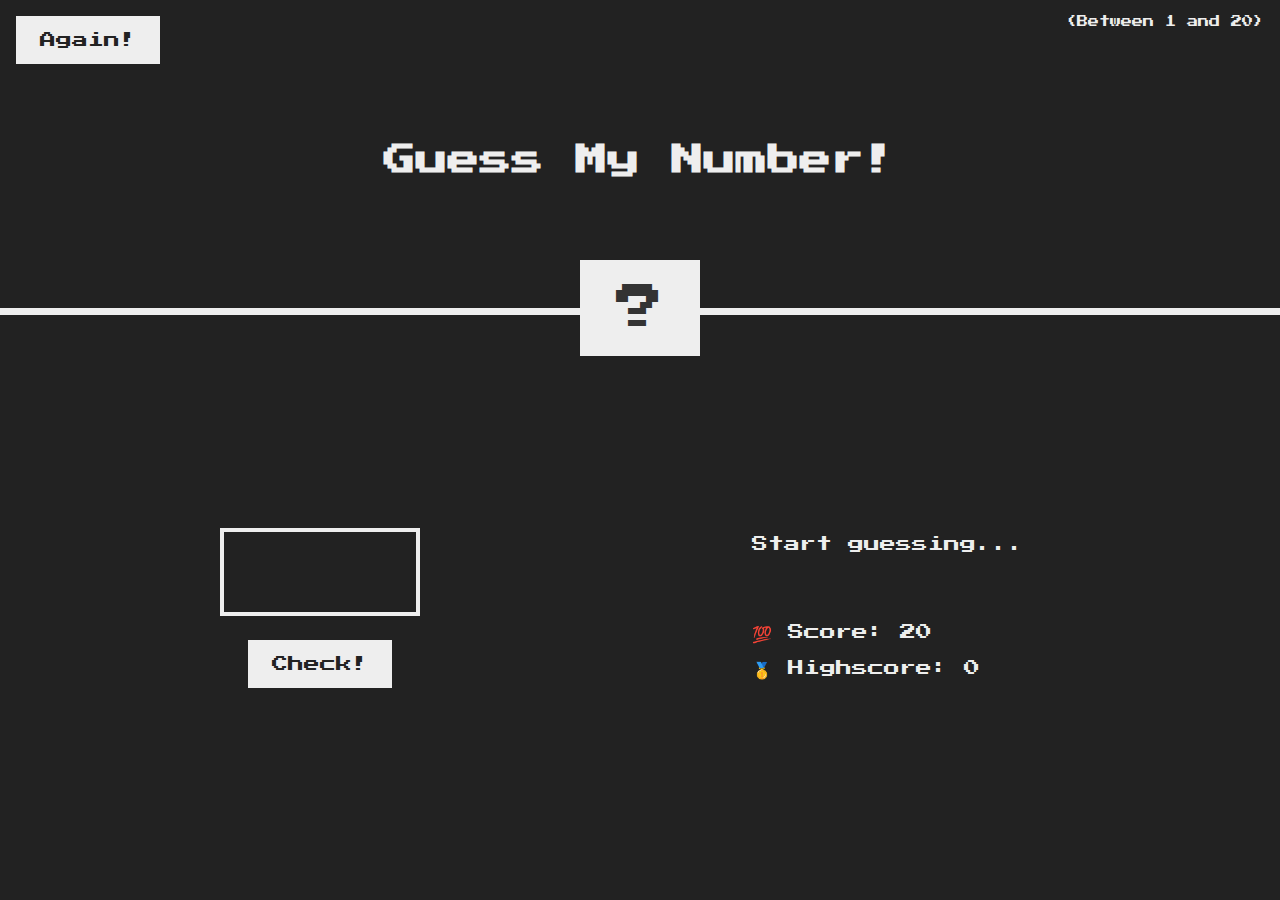
<file: Guess_My_Number/index.html>
<!DOCTYPE html>
<html lang="en">
  <head>
    <meta charset="UTF-8" />
    <meta name="viewport" content="width=device-width, initial-scale=1.0" />
    <meta http-equiv="X-UA-Compatible" content="ie=edge" />
    <link rel="stylesheet" href="style.css" />
    <title>Guess My Number!</title>
  </head>
  <body>
    <header>
      <h1>Guess My Number!</h1>
      <p class="between">(Between 1 and 20)</p>
      <button class="btn again">Again!</button>
      <div class="number">?</div>
    </header>
    <main>
      <section class="left">
        <input type="number" class="guess" />
        <button class="btn check">Check!</button>
      </section>
      <section class="right">
        <p class="message">Start guessing...</p>
        <p class="label-score">💯 Score: <span class="score">20</span></p>
        <p class="label-highscore">
          🥇 Highscore: <span class="highscore">0</span>
        </p>
      </section>
    </main>
    <script src="script.js"></script>
  </body>
</html>
</file>
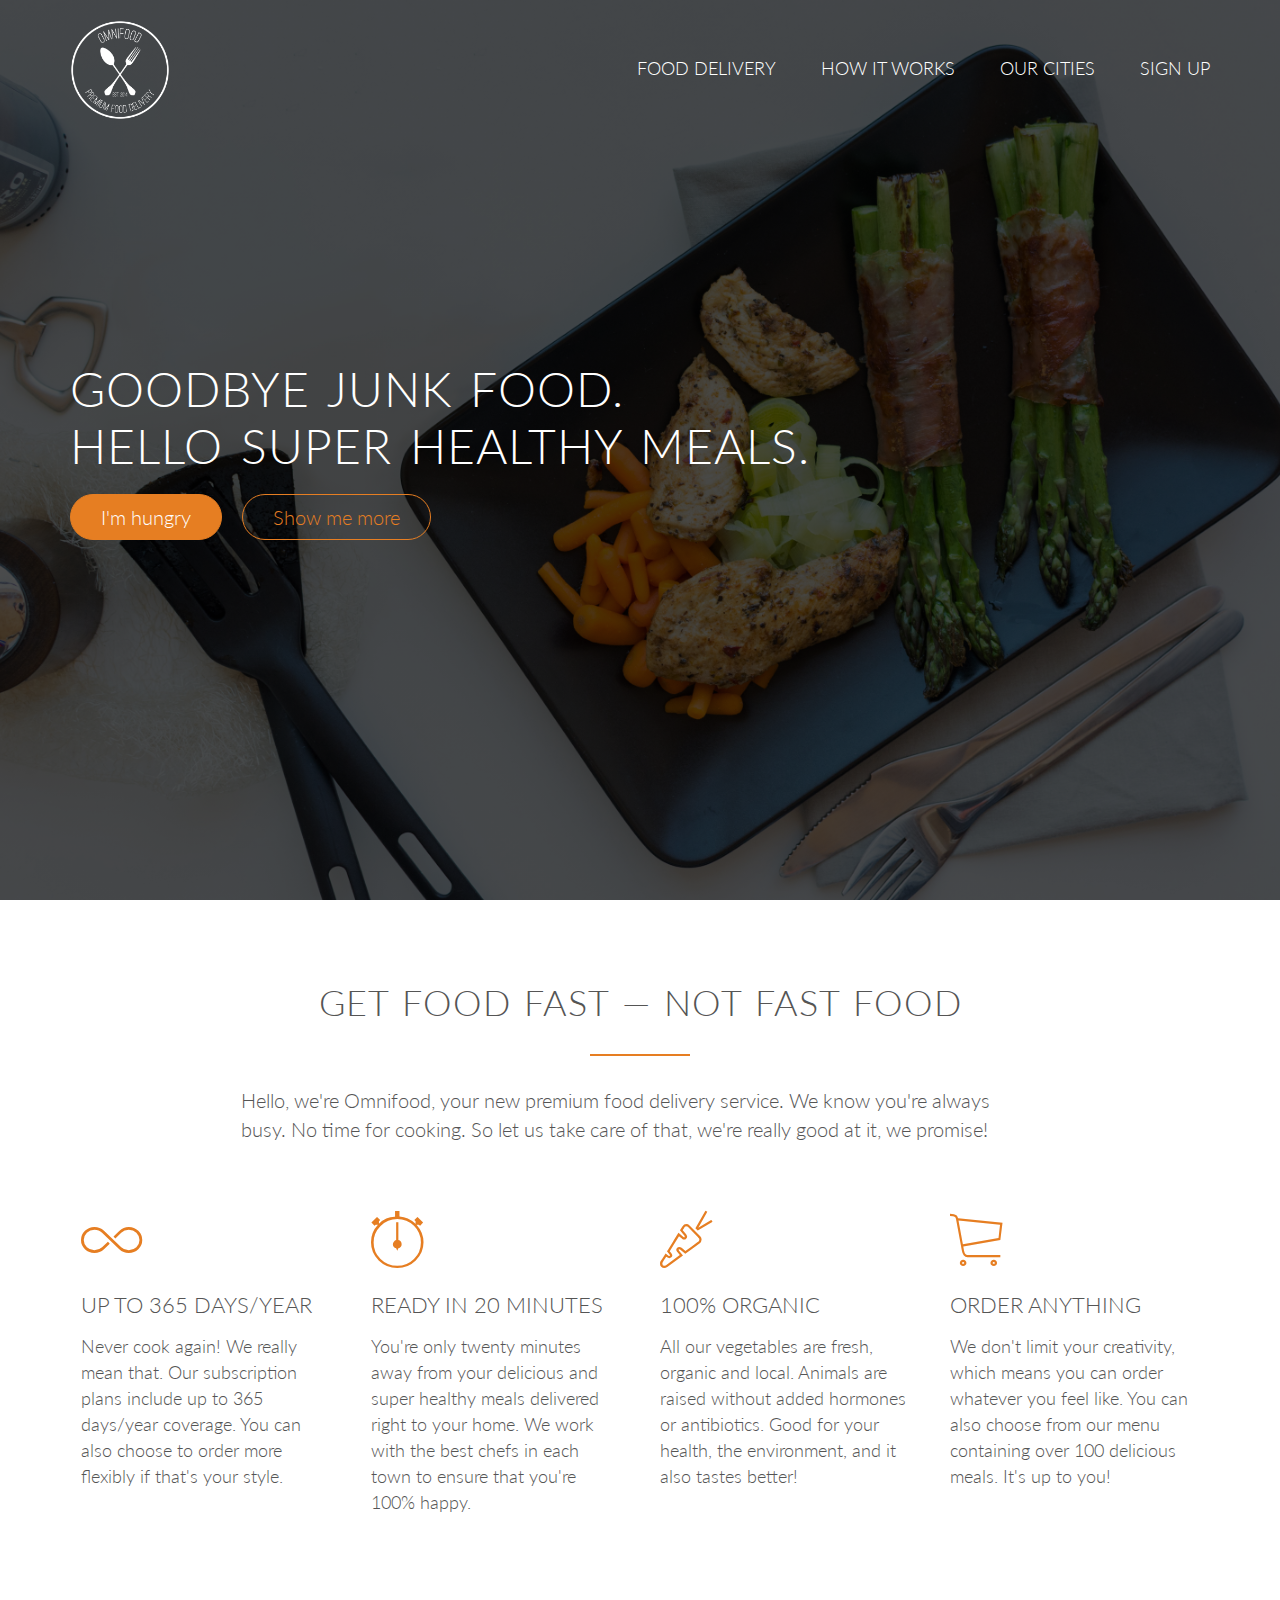
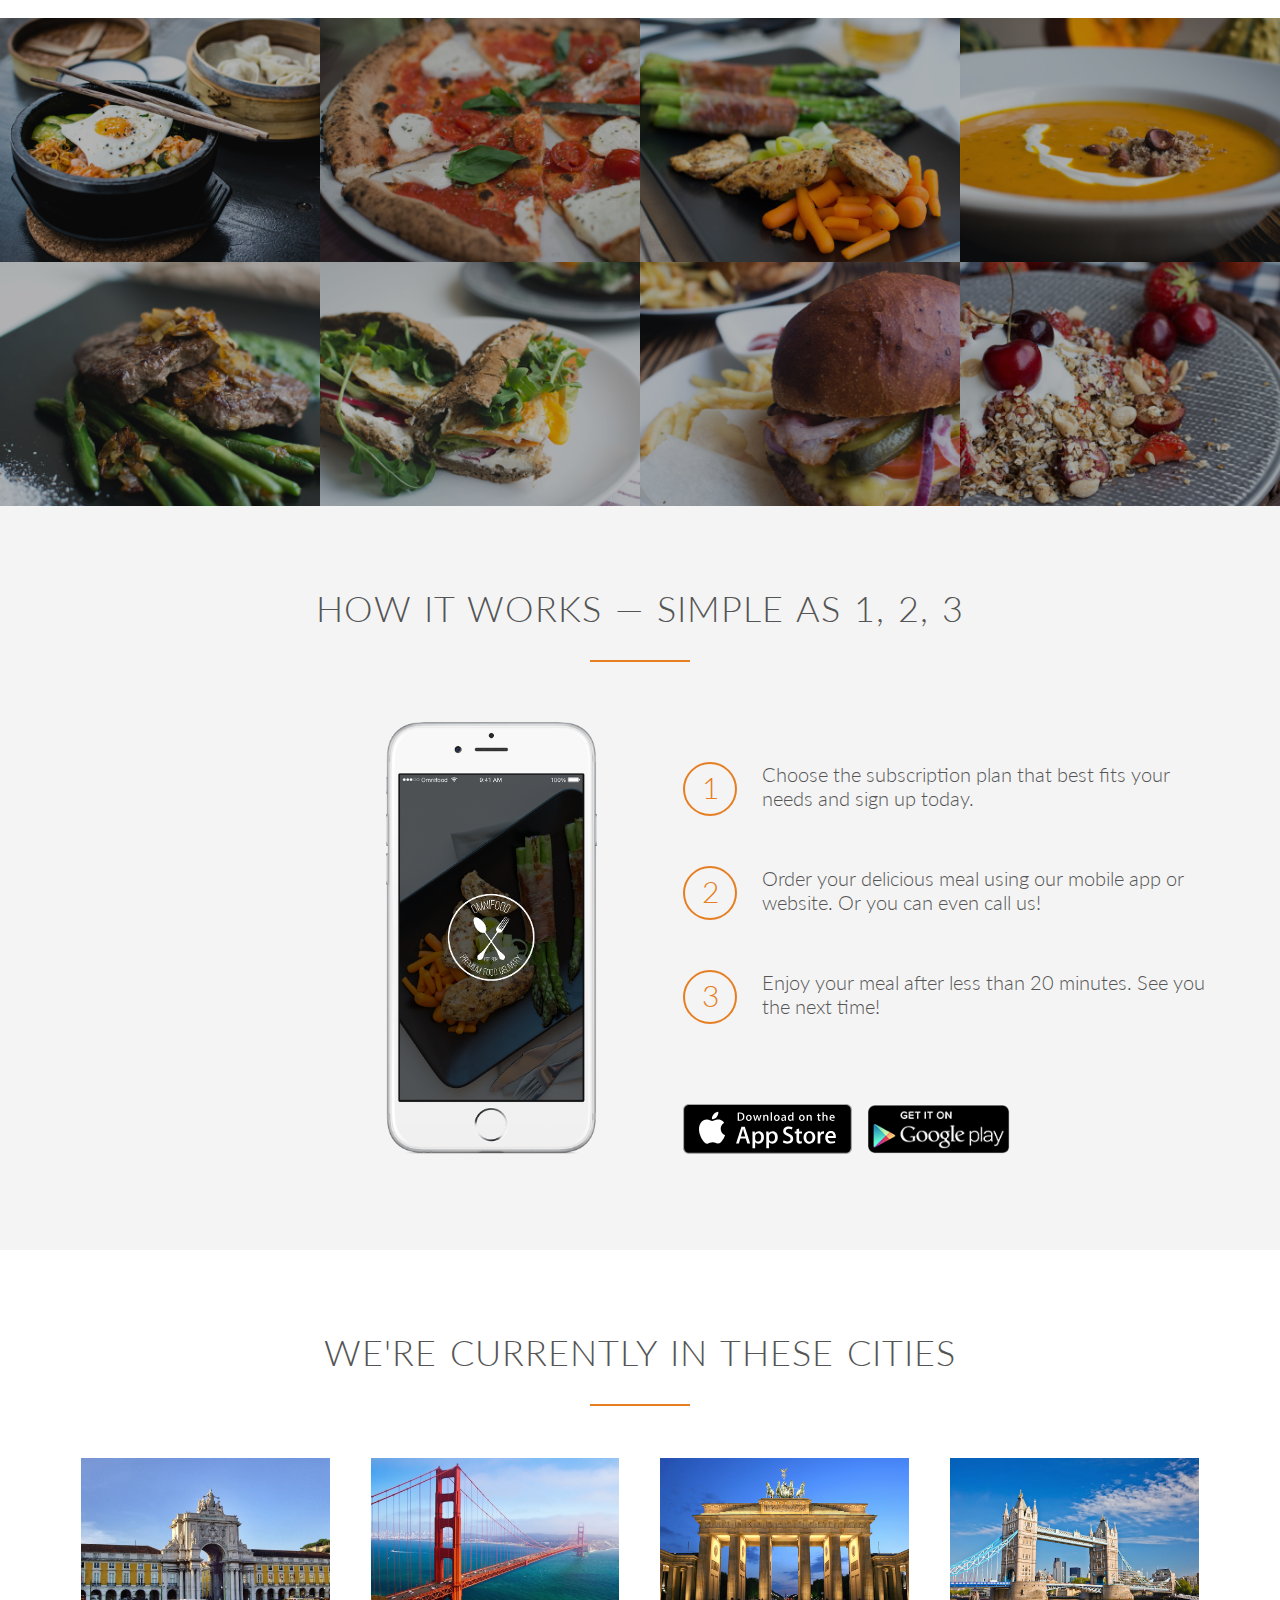
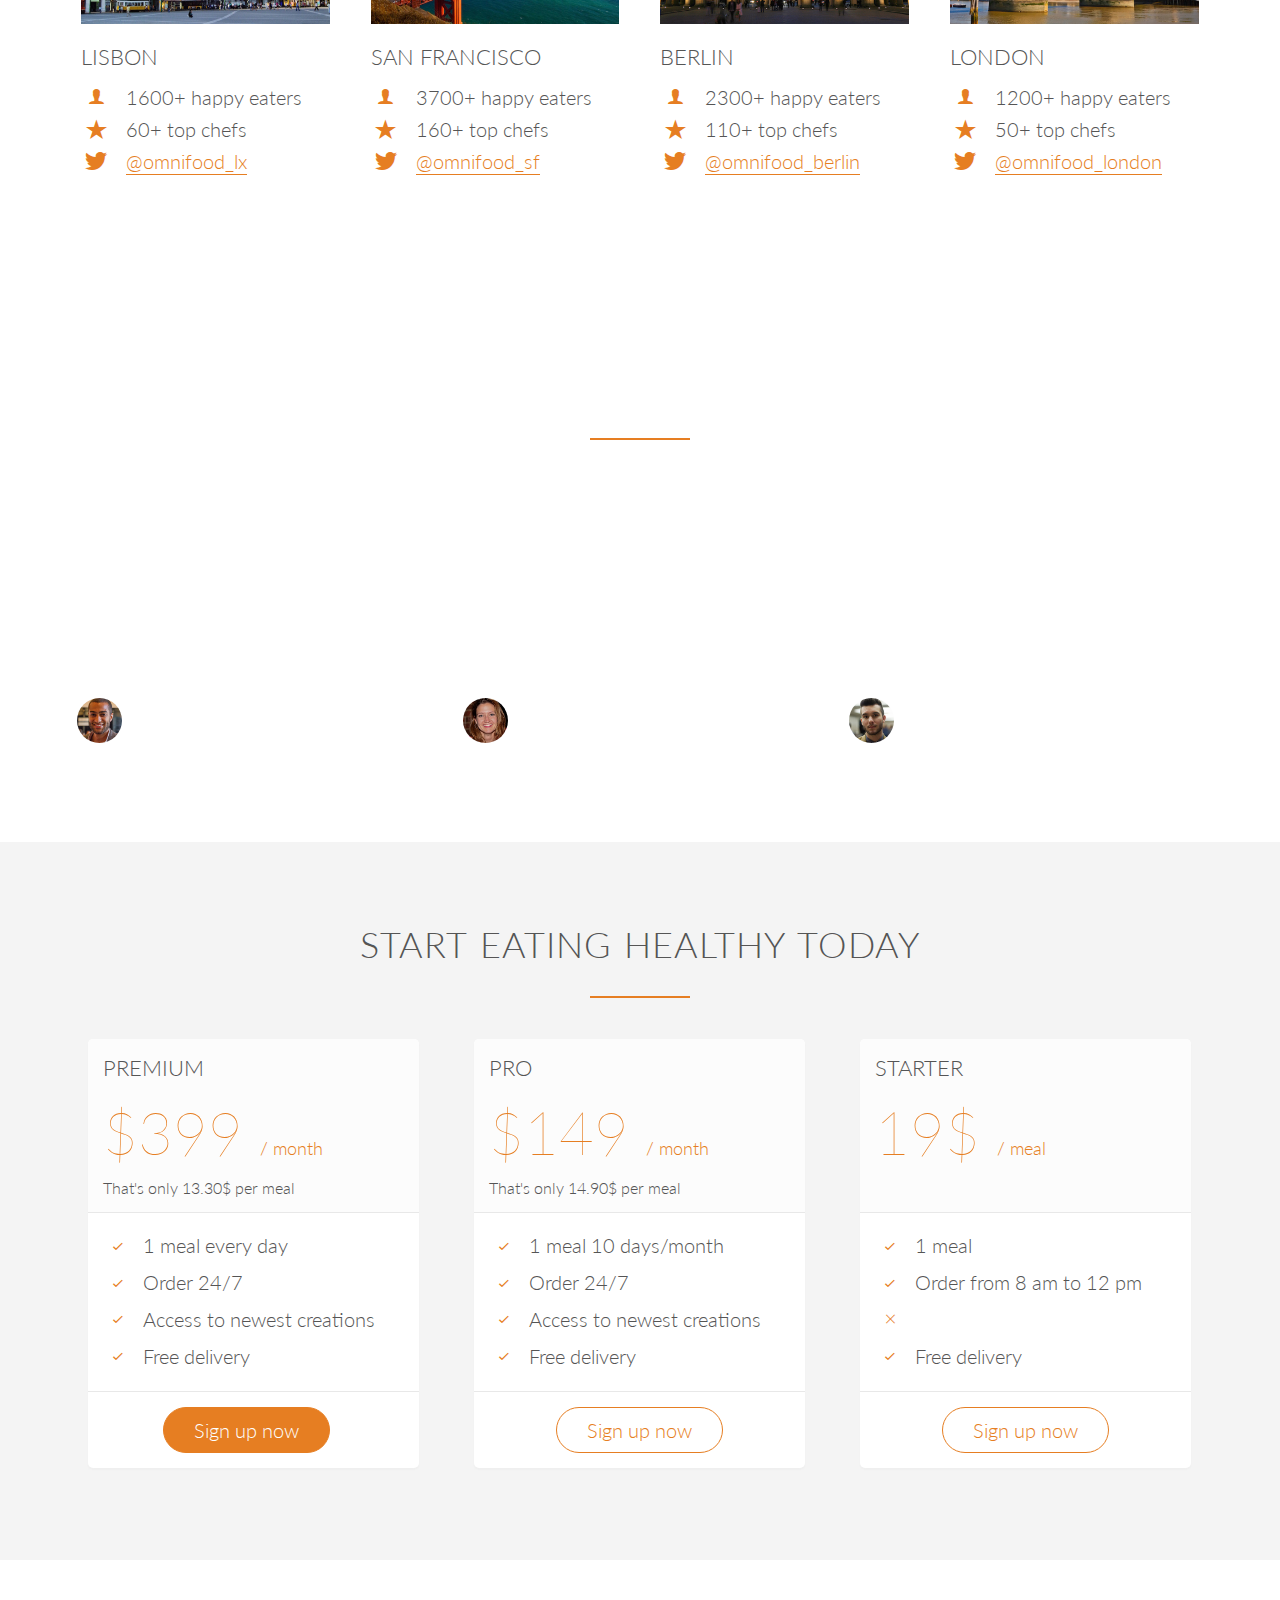
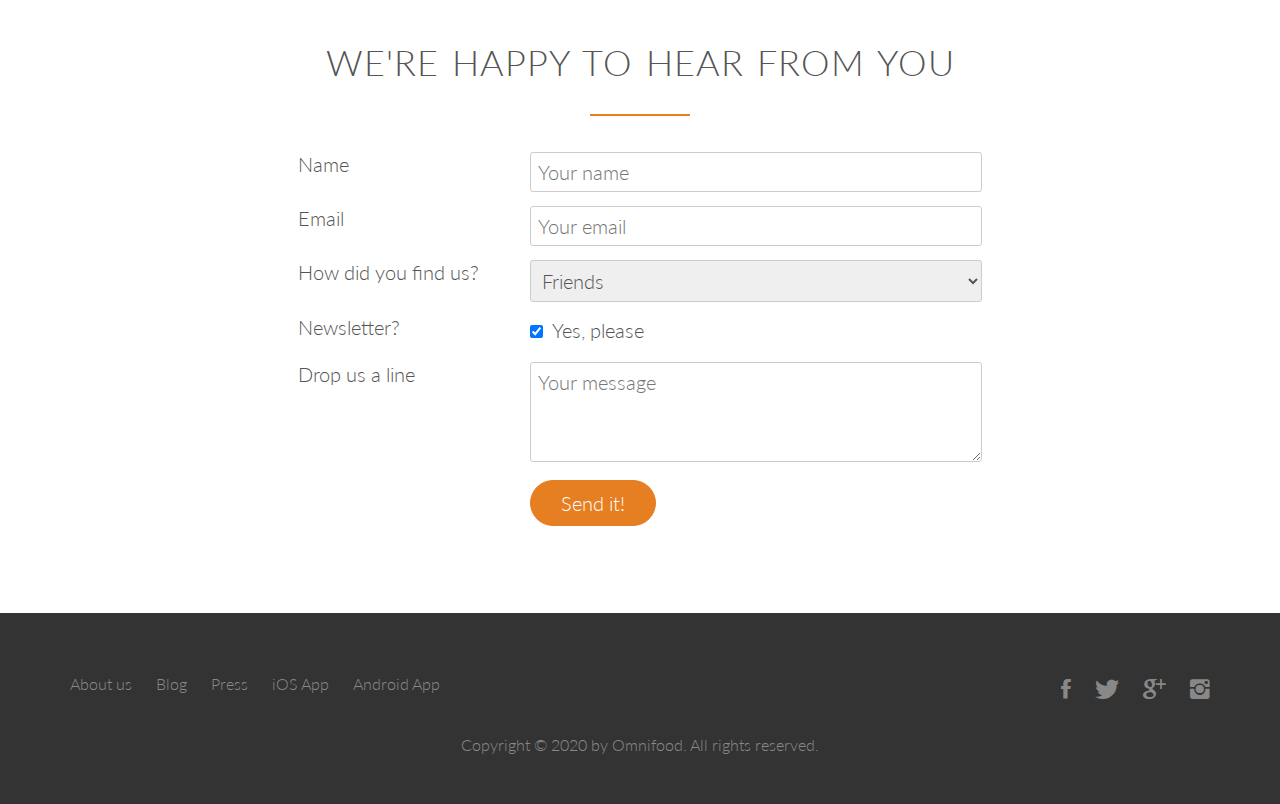
<file: Omnifood/index.html>
<!DOCTYPE html>
<html lang="en">
    <head>
        <meta name="viewport" content="width=device-width, initial-scale=1.0">
        
        <link rel="stylesheet" type="text/css" href="vendors/css/normalize.css">
        <link rel="stylesheet" type="text/css" href="vendors/css/grid.css">
        <link rel="stylesheet" type="text/css" href="vendors/css/ionicons.min.css">
        <link rel="stylesheet" type="text/css" href="resources/css/style.css">
        <link rel="stylesheet" type="text/css" href="resources/css/queries.css">
        <link href='http://fonts.googleapis.com/css?family=Lato:100,300,400,300italic' rel='stylesheet' type='text/css'>
        <title>Omnifood</title>
    </head>
    <body>
        <header>
            <nav>
                <div class="row">
                    <img src="resources/img/logo-white.png" alt="Omnifood logo" class="logo">
                    <ul class="main-nav js--main-nav">
                        <li><a href="#features">Food delivery</a></li>
                        <li><a href="#works">How it works</a></li>
                        <li><a href="#cities">Our cities</a></li>
                        <li><a href="#plans">Sign up</a></li>
                    </ul>
                </div>
            </nav>
            <div class="hero-text-box">
                <h1>Goodbye junk food.<br>Hello super healthy meals.</h1>
                <a class="btn btn-full js--scroll-to-plans" href="#">I'm hungry</a>
                <a class="btn btn-ghost js--scroll-to-start" href="#">Show me more</a>
            </div>
            
        </header>
        
        <section class="section-features js--section-features" id="features">
            <div class="row">
                <h2>Get food fast &mdash; not fast food</h2>
                <p class="long-copy">
                    Hello, we're Omnifood, your new premium food delivery service. We know you're always busy. No time for cooking. So let us take care of that, we're really good at it, we promise!
                </p>
            </div>
            
            <div class="row js--wp-1">
                <div class="col span-1-of-4 box">
                    <i class="ion-ios-infinite-outline icon-big"></i>
                    <h3>Up to 365 days/year</h3>
                    <p>
                        Never cook again! We really mean that. Our subscription plans include up to 365 days/year coverage. You can also choose to order more flexibly if that's your style.
                    </p>
                </div>
                <div class="col span-1-of-4 box">
                    <i class="ion-ios-stopwatch-outline icon-big"></i>
                    <h3>Ready in 20 minutes</h3>
                    <p>
                        You're only twenty minutes away from your delicious and super healthy meals delivered right to your home. We work with the best chefs in each town to ensure that you're 100% happy.
                    </p>
                </div>
                <div class="col span-1-of-4 box">
                    <i class="ion-ios-nutrition-outline icon-big"></i>
                    <h3>100% organic</h3>
                    <p>
                        All our vegetables are fresh, organic and local. Animals are raised without added hormones or antibiotics. Good for your health, the environment, and it also tastes better!
                    </p>
                </div>
                <div class="col span-1-of-4 box">
                    <i class="ion-ios-cart-outline icon-big"></i>
                    <h3>Order anything</h3>
                    <p>
                        We don't limit your creativity, which means you can order whatever you feel like. You can also choose from our menu containing over 100 delicious meals. It's up to you!
                    </p>
                </div>
            </div>   
        </section>
        
        <section class="section-meals">
            <ul class="meals-showcase clearfix">
                <li>
                    <figure class="meal-photo">
                        <img src="resources/img/1.jpg" alt="Korean bibimbap with egg and vegetables">
                    </figure>
                </li>
                <li>
                    <figure class="meal-photo">
                        <img src="resources/img/2.jpg" alt="Simple italian pizza with cherry tomatoes">
                    </figure>
                </li>
                <li>
                    <figure class="meal-photo">
                        <img src="resources/img/3.jpg" alt="Chicken breast steak with vegetables">
                    </figure>
                </li>
                <li>
                    <figure class="meal-photo">
                        <img src="resources/img/4.jpg" alt="Autumn pumpkin soup">
                    </figure>
                </li>
            </ul>
            <ul class="meals-showcase clearfix">
                <li>
                    <figure class="meal-photo">
                        <img src="resources/img/5.jpg" alt="Paleo beef steak with vegetables">
                    </figure>
                </li>
                <li>
                    <figure class="meal-photo">
                        <img src="resources/img/6.jpg" alt="Healthy baguette with egg and vegetables">
                    </figure>
                </li>
                <li>
                    <figure class="meal-photo">
                        <img src="resources/img/7.jpg" alt="Burger with cheddar and bacon">
                    </figure>
                </li>
                <li>
                    <figure class="meal-photo">
                        <img src="resources/img/8.jpg" alt="Granola with cherries and strawberries">
                    </figure>
                </li>
            </ul>
        </section>
        
        
        <section class="section-steps" id="works">
            <div class="row">
                <h2>How it works &mdash; Simple as 1, 2, 3</h2>
            </div>
            <div class="row">
                <div class="col span-1-of-2 steps-box">
                    <img src="resources/img/app-iPhone.png" alt="Omnifood app on iPhone" class="app-screen js--wp-2">
                </div>
                <div class="col span-1-of-2 steps-box">
                    <div class="works-step clearfix">
                        <div>1</div>
                        <p>Choose the subscription plan that best fits your needs and sign up today.</p>
                    </div>
                    <div class="works-step clearfix">
                        <div>2</div>
                        <p>Order your delicious meal using our mobile app or website. Or you can even call us!</p>
                    </div>
                    <div class="works-step clearfix">
                        <div>3</div>
                        <p>Enjoy your meal after less than 20 minutes. See you the next time!</p>
                    </div>
                    
                    <a href="#" class="btn-app"><img src="resources/img/download-app.svg" alt="App Store Button"></a>
                    <a href="#" class="btn-app"><img src="resources/img/download-app-android.png" alt="Play Store Button"></a>
                </div>
            </div>
        </section>
        
        <section class="section-cities" id="cities">
            <div class="row">
                <h2>We're currently in these cities</h2>
            </div>
            <div class="row js--wp-3">
                <div class="col span-1-of-4 box">
                    <img src="resources/img/lisbon-3.jpg" alt="Lisbon">
                    <h3>Lisbon</h3>
                    <div class="city-feature">
                        <i class="ion-ios-person icon-small"></i>
                        1600+ happy eaters
                    </div>
                    <div class="city-feature">
                        <i class="ion-ios-star icon-small"></i>
                        60+ top chefs
                    </div>
                    <div class="city-feature">
                        <i class="ion-social-twitter icon-small"></i>
                        <a href="#">@omnifood_lx</a>
                    </div>
                </div>
                <div class="col span-1-of-4 box">
                    <img src="resources/img/san-francisco.jpg" alt="San Francisco">
                    <h3>San Francisco</h3>
                    <div class="city-feature">
                        <i class="ion-ios-person icon-small"></i>
                        3700+ happy eaters
                    </div>
                    <div class="city-feature">
                        <i class="ion-ios-star icon-small"></i>
                        160+ top chefs
                    </div>
                    <div class="city-feature">
                        <i class="ion-social-twitter icon-small"></i>
                        <a href="#">@omnifood_sf</a>
                    </div>
                </div>
                <div class="col span-1-of-4 box">
                    <img src="resources/img/berlin.jpg" alt="Berlin">
                    <h3>Berlin</h3>
                    <div class="city-feature">
                        <i class="ion-ios-person icon-small"></i>
                        2300+ happy eaters
                    </div>
                    <div class="city-feature">
                        <i class="ion-ios-star icon-small"></i>
                        110+ top chefs
                    </div>
                    <div class="city-feature">
                        <i class="ion-social-twitter icon-small"></i>
                        <a href="#">@omnifood_berlin</a>
                    </div>
                </div>
                <div class="col span-1-of-4 box">
                    <img src="resources/img/london.jpg" alt="London">
                    <h3>London</h3>
                    <div class="city-feature">
                        <i class="ion-ios-person icon-small"></i>
                        1200+ happy eaters
                    </div>
                    <div class="city-feature">
                        <i class="ion-ios-star icon-small"></i>
                        50+ top chefs
                    </div>
                    <div class="city-feature">
                        <i class="ion-social-twitter icon-small"></i>
                        <a href="#">@omnifood_london</a>
                    </div>
                </div>
            </div>
            
        </section>
        
        <section class="section-testimonials">
            <div class="row">
                <h2>Our customers can't live without us</h2>
            </div>
            <div class="row">
                <div class="col span-1-of-3">
                    <blockquote>
                        Omnifood is just awesome! I just launched a startup which leaves me with no time for cooking, so Omnifood is a life-saver. Now that I got used to it, I couldn't live without my daily meals!
                        <cite><img src="resources/img/customer-1.jpg">Alberto Duncan</cite>
                    </blockquote>
                </div>
                <div class="col span-1-of-3">
                    <blockquote>
                        Inexpensive, healthy and great-tasting meals, delivered right to my home. We have lots of food delivery here in Lisbon, but no one comes even close to Omifood. Me and my family are so in love!
                        <cite><img src="resources/img/customer-2.jpg">Joana Silva</cite>
                    </blockquote>
                </div>
                <div class="col span-1-of-3">
                    <blockquote>
I was looking for a quick and easy food delivery service in San Franciso. I tried a lot of them and ended up with Omnifood. Best food delivery service in the Bay Area. Keep up the great work!
                    <cite><img src="resources/img/customer-3.jpg">Milton Chapman</cite>
                    </blockquote>
                </div>
            </div>
        </section>
        
        
        <section class="section-plans js--section-plans" id="plans">
            <div class="row">
                <h2>Start eating healthy today</h2>
            </div>
            <div class="row">
                <div class="col span-1-of-3">
                    <div class="plan-box">
                        <div>
                            <h3>Premium</h3>
                            <p class="plan-price">$399 <span>/ month</span></p>
                            <p class="plan-price-meal">That's only 13.30$ per meal</p>
                        </div>
                        <div>
                            <ul>
                                <li><i class="ion-ios-checkmark-empty icon-small"></i>1 meal every day</li>
                                <li><i class="ion-ios-checkmark-empty icon-small"></i>Order 24/7</li>
                                <li><i class="ion-ios-checkmark-empty icon-small"></i>Access to newest creations</li>
                                <li><i class="ion-ios-checkmark-empty icon-small"></i>Free delivery</li>
                            </ul>
                        </div>
                        <div>
                            <a href="#" class="btn btn-full">Sign up now</a>
                        </div>
                    </div>
                </div>
                <div class="col span-1-of-3">
                    <div class="plan-box">
                        <div>
                            <h3>Pro</h3>
                            <p class="plan-price">$149 <span>/ month</span></p>
                            <p class="plan-price-meal">That's only 14.90$ per meal</p>
                        </div>
                        <div>
                            <ul>
                                <li><i class="ion-ios-checkmark-empty icon-small"></i>1 meal 10 days/month</li>
                                <li><i class="ion-ios-checkmark-empty icon-small"></i>Order 24/7</li>
                                <li><i class="ion-ios-checkmark-empty icon-small"></i>Access to newest creations</li>
                                <li><i class="ion-ios-checkmark-empty icon-small"></i>Free delivery</li>
                            </ul>
                        </div>
                        <div>
                            <a href="#" class="btn btn-ghost">Sign up now</a>
                        </div>
                    </div>
                </div>
                <div class="col span-1-of-3">
                    <div class="plan-box">
                        <div>
                            <h3>Starter</h3>
                            <p class="plan-price">19$ <span>/ meal</span></p>
                            <p class="plan-price-meal">&nbsp;</p>
                        </div>
                        <div>
                            <ul>
                                <li><i class="ion-ios-checkmark-empty icon-small"></i>1 meal</li>
                                <li><i class="ion-ios-checkmark-empty icon-small"></i>Order from 8 am to 12 pm</li>
                                <li><i class="ion-ios-close-empty icon-small"></i></li>
                                <li><i class="ion-ios-checkmark-empty icon-small"></i>Free delivery</li>
                            </ul>
                        </div>
                        <div>
                            <a href="#" class="btn btn-ghost">Sign up now</a>
                        </div>
                    </div>
                </div>
            </div>
        </section>
        
        <section class="section-form">
            <div class="row">
                <h2>We're happy to hear from you</h2>
            </div>
            <div class="row">
                <form method="post" action="#" class="contact-form">
                    <div class="row">
                        <div class="col span-1-of-3">
                            <label for="name">Name</label>
                        </div>
                        <div class="col span-2-of-3">
                            <input type="text" name="name" id="name" placeholder="Your name" required>
                        </div>
                    </div>
                    <div class="row">
                        <div class="col span-1-of-3">
                            <label for="email">Email</label>
                        </div>
                        <div class="col span-2-of-3">
                            <input type="email" name="email" id="email" placeholder="Your email" required>
                        </div>
                    </div>
                    <div class="row">
                        <div class="col span-1-of-3">
                            <label for="find-us">How did you find us?</label>
                        </div>
                        <div class="col span-2-of-3">
                            <select name="find-us" id="find-us">
                                <option value="friends" selected>Friends</option>
                                <option value="search">Search engine</option>
                                <option value="ad">Advertisement</option>
                                <option value="other">Other</option>
                            </select>
                        </div>
                    </div>
                    <div class="row">
                        <div class="col span-1-of-3">
                            <label>Newsletter?</label>
                        </div>
                        <div class="col span-2-of-3">
                            <input type="checkbox" name="news" id="news" checked> Yes, please
                        </div>
                    </div>
                    <div class="row">
                        <div class="col span-1-of-3">
                            <label>Drop us a line</label>
                        </div>
                        <div class="col span-2-of-3">
                            <textarea name="message" placeholder="Your message"></textarea>
                        </div>
                    </div>
                    <div class="row">
                        <div class="col span-1-of-3">
                            <label>&nbsp;</label>
                        </div>
                        <div class="col span-2-of-3">
                            <input type="submit" value="Send it!">
                        </div>
                    </div>
                    
                </form>
                
            </div>
        </section>
        
        <footer>
            <div class="row">
                <div class="col span-1-of-2">
                    <ul class="footer-nav">
                        <li><a href="#">About us</a></li>
                        <li><a href="#">Blog</a></li>
                        <li><a href="#">Press</a></li>
                        <li><a href="#">iOS App</a></li>
                        <li><a href="#">Android App</a></li>
                    </ul>
                </div>
                <div class="col span-1-of-2">
                    <ul class="social-links">
                        <li><a href="#"><i class="ion-social-facebook"></i></a></li>
                        <li><a href="#"><i class="ion-social-twitter"></i></a></li>
                        <li><a href="#"><i class="ion-social-googleplus"></i></a></li>
                        <li><a href="#"><i class="ion-social-instagram"></i></a></li>
                    </ul>
                </div>
            </div>
            <div class="row">
                <p>
                    Copyright &copy; 2020 by Omnifood. All rights reserved.
                </p>
            </div>
        </footer>
    </body>  
    
</html>
</file>
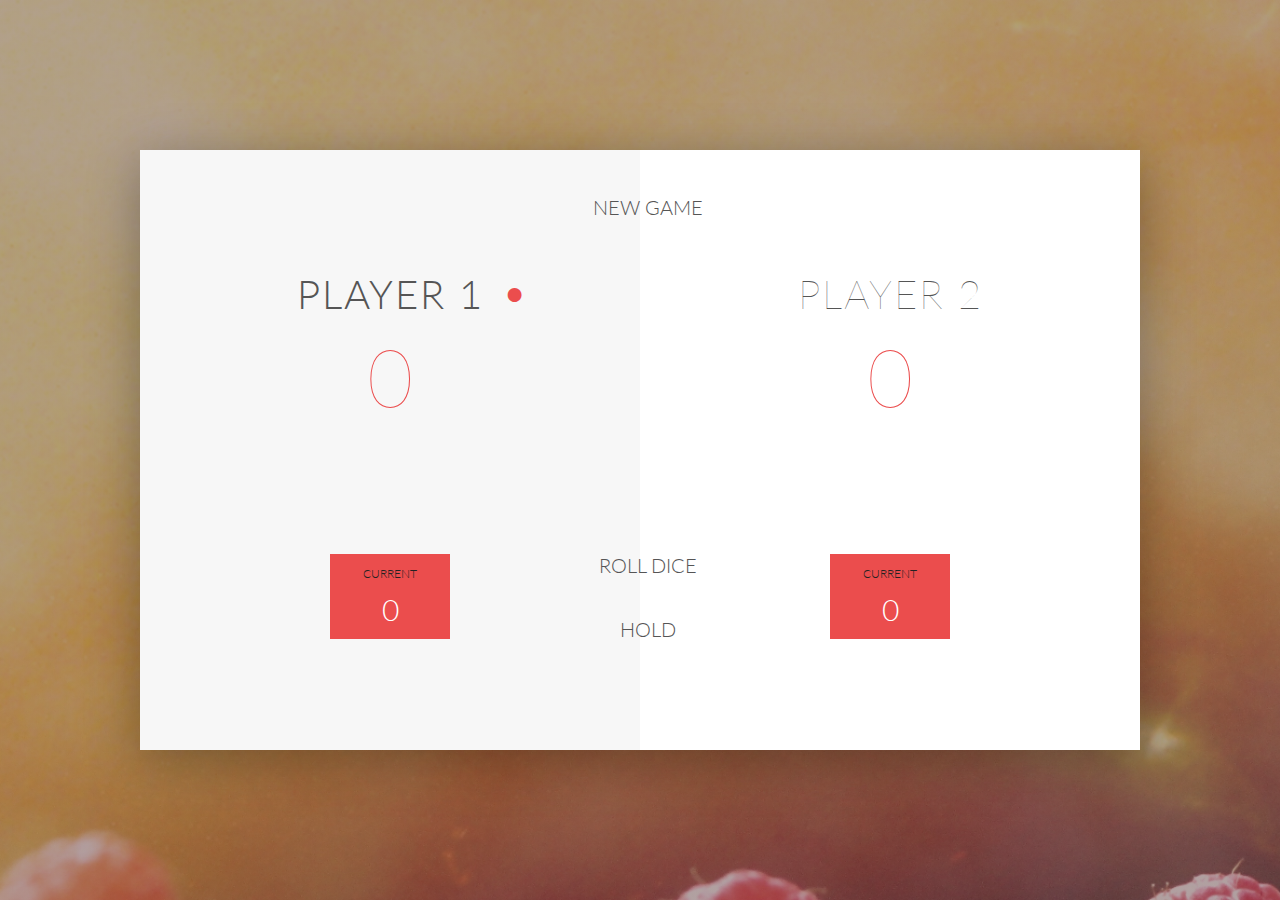
<file: pig-game/index.html>
<!DOCTYPE html>
<html lang="en">
    <head>
        <meta charset="UTF-8">
        <link href="https://fonts.googleapis.com/css?family=Lato:100,300,600" rel="stylesheet" type="text/css">
        <link href="http://code.ionicframework.com/ionicons/2.0.1/css/ionicons.min.css" rel="stylesheet" type="text/css">
        <link type="text/css" rel="stylesheet" href="style.css">
        
        <title>Pig Game</title>
    </head>

    <body>
        <div class="wrapper clearfix">
            <div class="player-0-panel active">
                <div class="player-name" id="name-0">Player 1</div>
                <div class="player-score" id="score-0">0</div>
                <div class="player-current-box">
                    <div class="player-current-label">Current</div>
                    <div class="player-current-score" id="current-0">0</div>
                </div>
            </div>
            
            <div class="player-1-panel">
                <div class="player-name" id="name-1">Player 2</div>
                <div class="player-score" id="score-1">0</div>
                <div class="player-current-box">
                    <div class="player-current-label">Current</div>
                    <div class="player-current-score" id="current-1">0</div>
                </div>
            </div>
            
            <button class="btn-new"><i class="ion-ios-plus-outline"></i>New game</button>
            <button class="btn-roll"><i class="ion-ios-loop"></i>Roll dice</button>
            <button class="btn-hold"><i class="ion-ios-download-outline"></i>Hold</button>
            
            <img src="dice-5.png" alt="Dice" class="dice">
        </div>
        
        <script src="script.js"></script>
    </body>
</html>
</file>
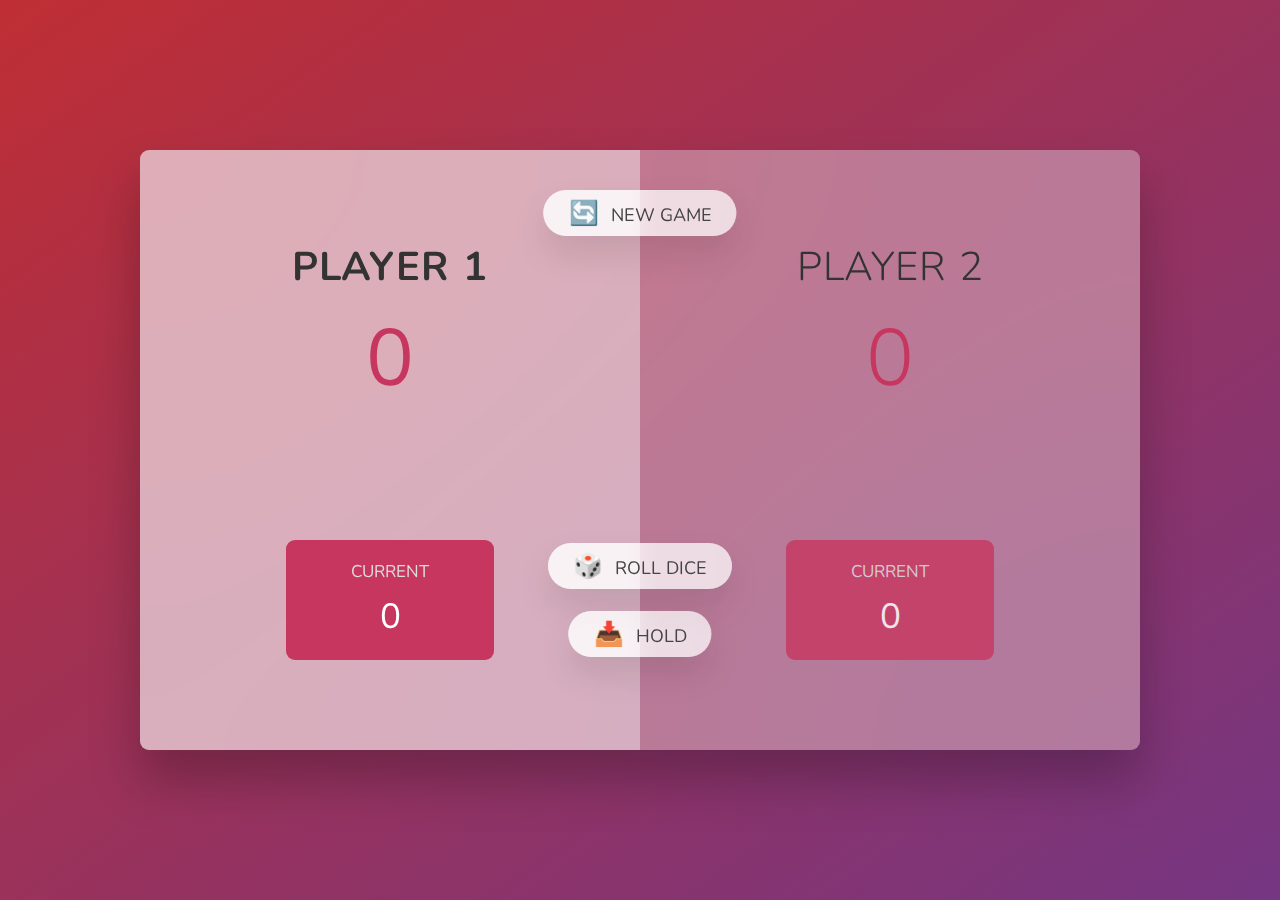
<file: Pig_Game_v2/index.html>
<!DOCTYPE html>
<html lang="en">
  <head>
    <meta charset="UTF-8" />
    <meta name="viewport" content="width=device-width, initial-scale=1.0" />
    <meta http-equiv="X-UA-Compatible" content="ie=edge" />
    <link rel="stylesheet" href="style.css" />
    <title>Pig Game</title>
  </head>
  <body>
    <main>
      <section class="player player--0 player--active">
        <h2 class="name" id="name--0">Player 1</h2>
        <p class="score" id="score--0">43</p>
        <div class="current">
          <p class="current-label">Current</p>
          <p class="current-score" id="current--0">0</p>
        </div>
      </section>
      <section class="player player--1">
        <h2 class="name" id="name--1">Player 2</h2>
        <p class="score" id="score--1">24</p>
        <div class="current">
          <p class="current-label">Current</p>
          <p class="current-score" id="current--1">0</p>
        </div>
      </section>

      <img src="dices/dice-5.png" alt="Playing dice" class="dice" />
      <button class="btn btn--new">🔄 New game</button>
      <button class="btn btn--roll">🎲 Roll dice</button>
      <button class="btn btn--hold">📥 Hold</button>
    </main>
    <script src="script.js"></script>
  </body>
</html>
</file>
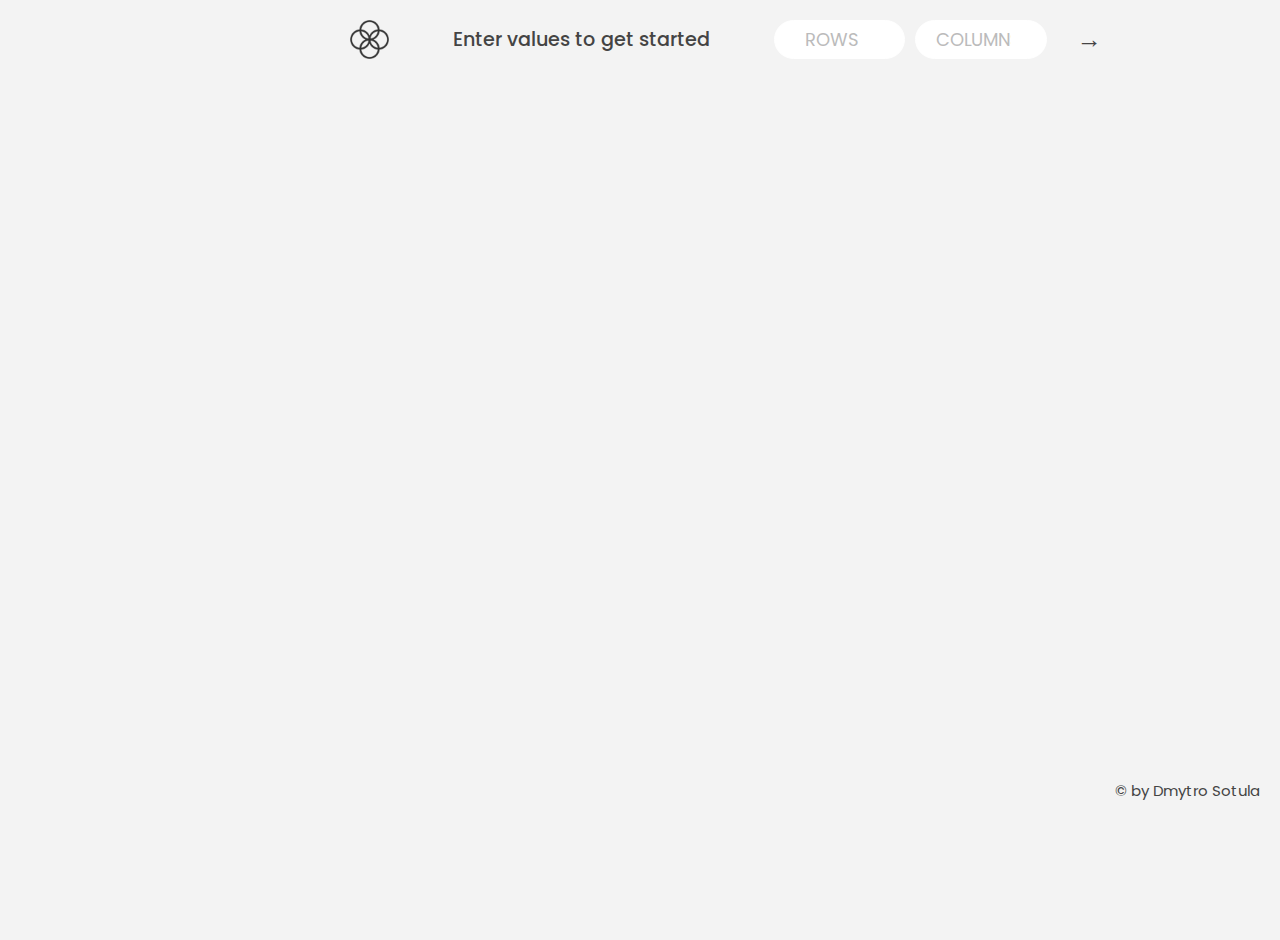
<file: test-work/index.html>
<!DOCTYPE html>
<html lang="en">
  <head>
    <meta charset="UTF-8" />
    <meta name="viewport" content="width=device-width, initial-scale=1.0" />
    <link rel="shortcut icon" type="image/png" href="img/icon.png" />
    <link
      href="https://fonts.googleapis.com/css?family=Poppins:400,500,600&display=swap"
      rel="stylesheet"
    />
    <link rel="stylesheet" href="styles.css" />
    <title>Matrix</title>
  </head>
  <body>
    <nav>
      <img src="img/logo.png" alt="Logo" class="logo" />
      <p class="hero-text">Enter values to get started</p>

      <form class="login">
        <input
          type="number"
          placeholder="ROWS"
          min="0"
          max="50"
          class="login__input input--rows"
        />
        <input
          type="number"
          placeholder="COLUMNS"
          min="0"
          max="50"
          class="login__input input--cols"
        />
        <button class="login__btn">&rarr;</button>
      </form>
    </nav>
    <main class="main">
      <div class="main__matrix">
        <div class="sum-by-rows"></div>
      </div>
      <div class="sum-by-cols"></div>

      <div>
        <button class="btn add-row__btn">Add row</button>
        <button class="btn delete-row__btn">Delete row</button>
      </div>
    </main>
    <footer>&copy; by Dmytro Sotula</footer>
    <script src="script.js"></script>
  </body>
</html>
</file>
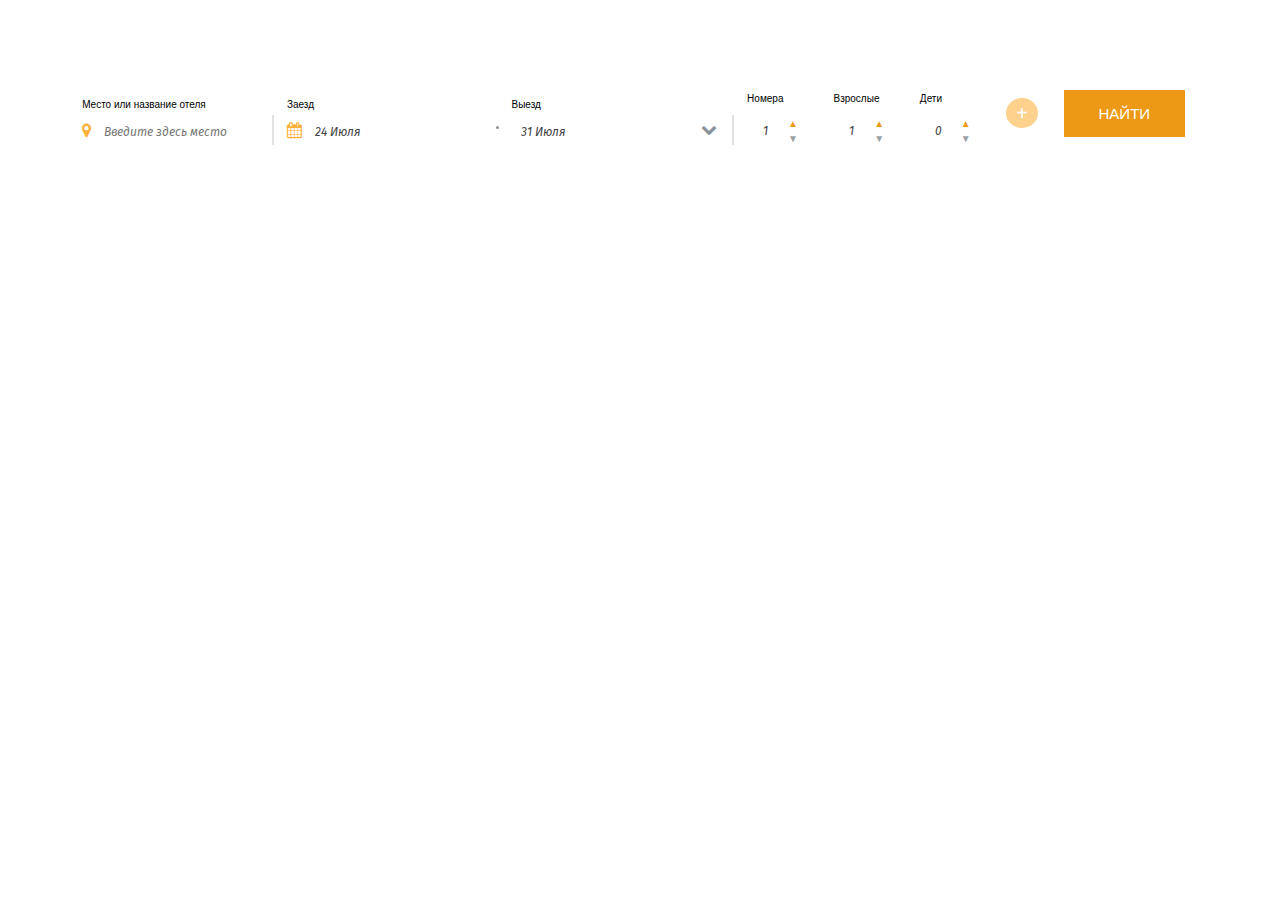
<file: Dedey_test/task_1/index.html>
<!DOCTYPE html>
<html lang="ru">
  <head>
    <meta charset="utf-8" />
    <meta name="viewport" content="width=device-width, initial-scale=1.0" />
    <link
      rel="stylesheet"
      href="https://cdnjs.cloudflare.com/ajax/libs/font-awesome/4.7.0/css/font-awesome.min.css"
    />
    <link
      rel="stylesheet"
      href="https://fonts.googleapis.com/css2?family=Fira+Sans:ital,wght@1,500&display=swap"
    />
    <link rel="shortcut icon" type="image/png" href="icon.png" />
    <link rel="stylesheet" href="styles.css" />
    <title>DEDEY task_1</title>
  </head>
  <body>
    <div class="book__container">
      <div class="main__info">
        <p>Место или название отеля</p>
        <i class="fa fa-map-marker" style="color: #fdb038"></i>

        <input type="text" placeholder="Введите здесь место" />
      </div>
      <span class="filter"></span>
      <div class="book__elem book__date">
        <p>Заезд</p>
        <i class="fa fa-calendar" style="color: #fdb038"> </i>
        <input
          type="text"
          placeholder="07 Февраля"
          onfocus="(this.type='date')"
          class="date"
        />
      </div>
      <span class="dot"></span>

      <div class="book__elem book__date">
        <p>Выезд</p>
        <input
          type="text"
          placeholder="22 Февраля"
          onfocus="(this.type='date')"
          class="date"
        />
      </div>
      <i class="fa fa-chevron-down"></i>
      <span class="filter"></span>
      <div class="book__elem rooms">
        <p>Номера</p>
        <div class="number">
          <input type="text" class="values" value="1" />
          <div class="num__controls">
            <div class="nc-plus">▲</div>
            <div class="nc-minus">▼</div>
          </div>
        </div>
      </div>
      <div class="book__elem adults">
        <p>Взрослые</p>
        <div class="number">
          <input type="text" class="values" value="1" />
          <div class="num__controls">
            <div class="nc-plus">▲</div>
            <div class="nc-minus">▼</div>
          </div>
        </div>
      </div>
      <div class="book__elem children">
        <p>Дети</p>
        <div class="number">
          <input type="text" class="values" value="0" />
          <div class="num__controls">
            <div class="nc-plus">▲</div>
            <div class="nc-minus">▼</div>
          </div>
        </div>
      </div>
      <div class="book__elem add">
        <p><a class="btn btn__add">+</a></p>
      </div>
      <div class="book__elem find">
        <p><button class="btn btn__find">НАЙТИ</button></p>
      </div>
    </div>

    <script src="script.js"></script>
  </body>
</html>
</file>
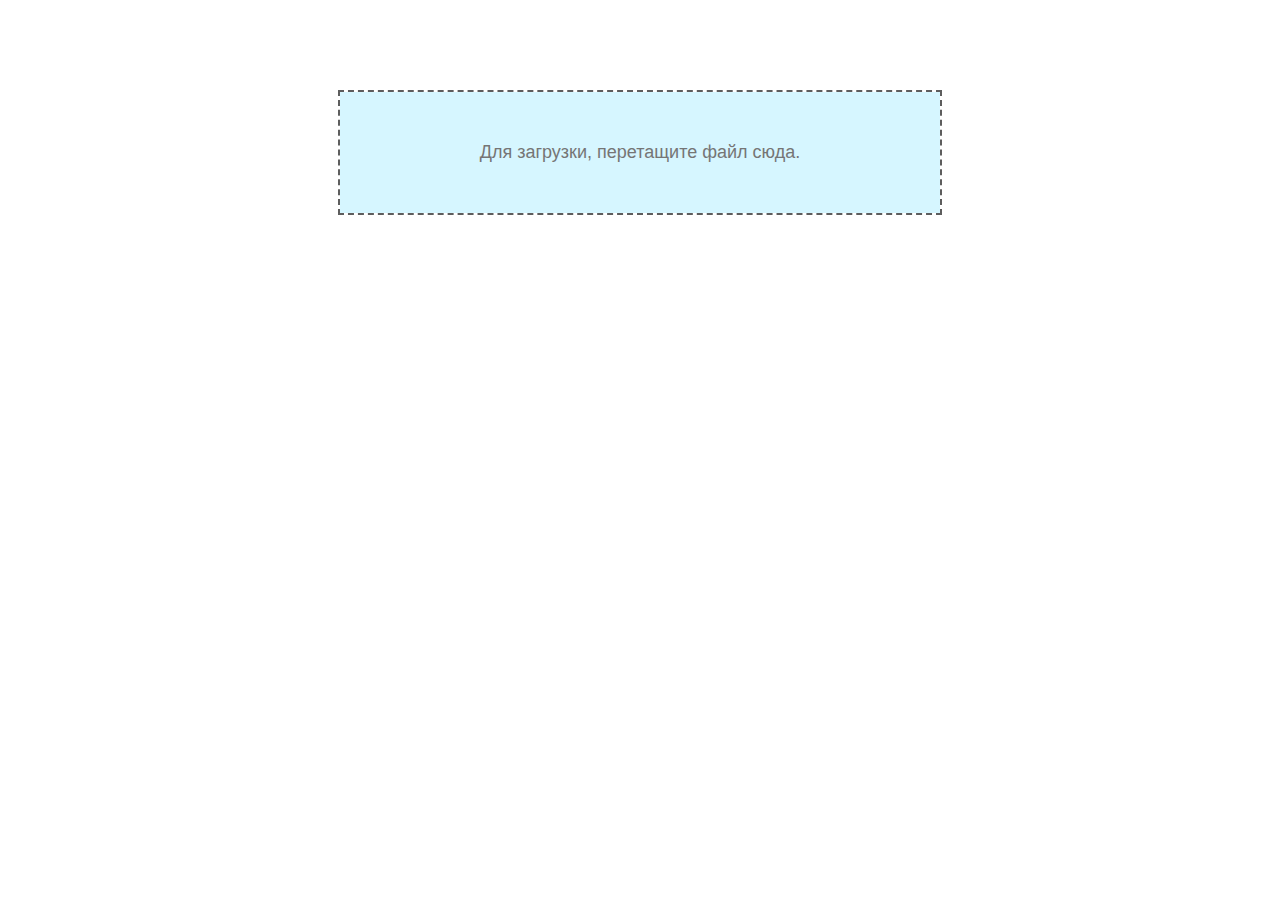
<file: Dedey_test/task_2/index.html>
<!DOCTYPE html>
<html>
  <head>
    <meta charset="utf-8" />

    <title>DEDEY task_2</title>
    <link rel="stylesheet" href="styles.css" />
  </head>

  <body>
    <form action="/upload.php">
      <div class="dropBlock">
        <input
          id="dropZone"
          placeholder="Для загрузки, перетащите файл сюда."
        />
      </div>
    </form>

    <script
      src="https://code.jquery.com/jquery-3.4.1.min.js"
      integrity="sha256-CSXorXvZcTkaix6Yvo6HppcZGetbYMGWSFlBw8HfCJo="
      crossorigin="anonymous"
    ></script>
    <script src="xlsx.full.min.js"></script>
    <script src="script.js"></script>
  </body>
</html>
</file>
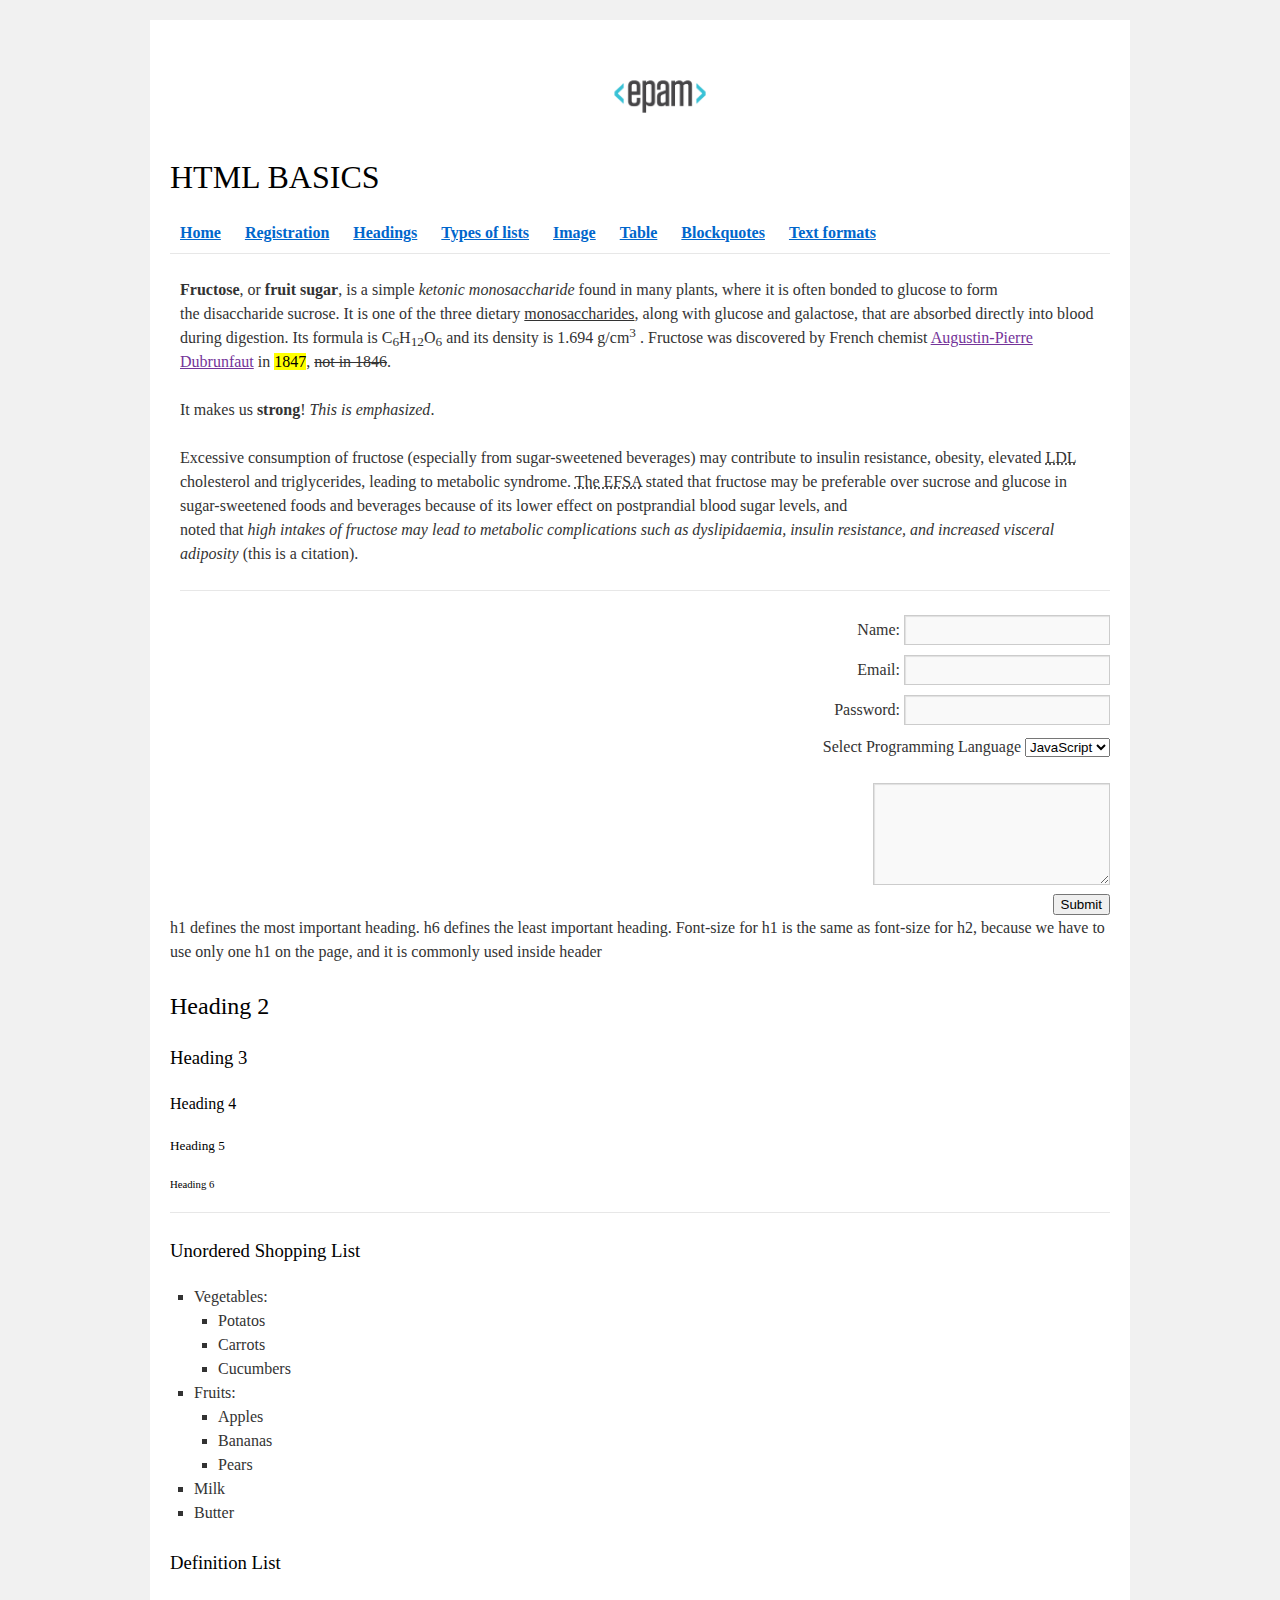
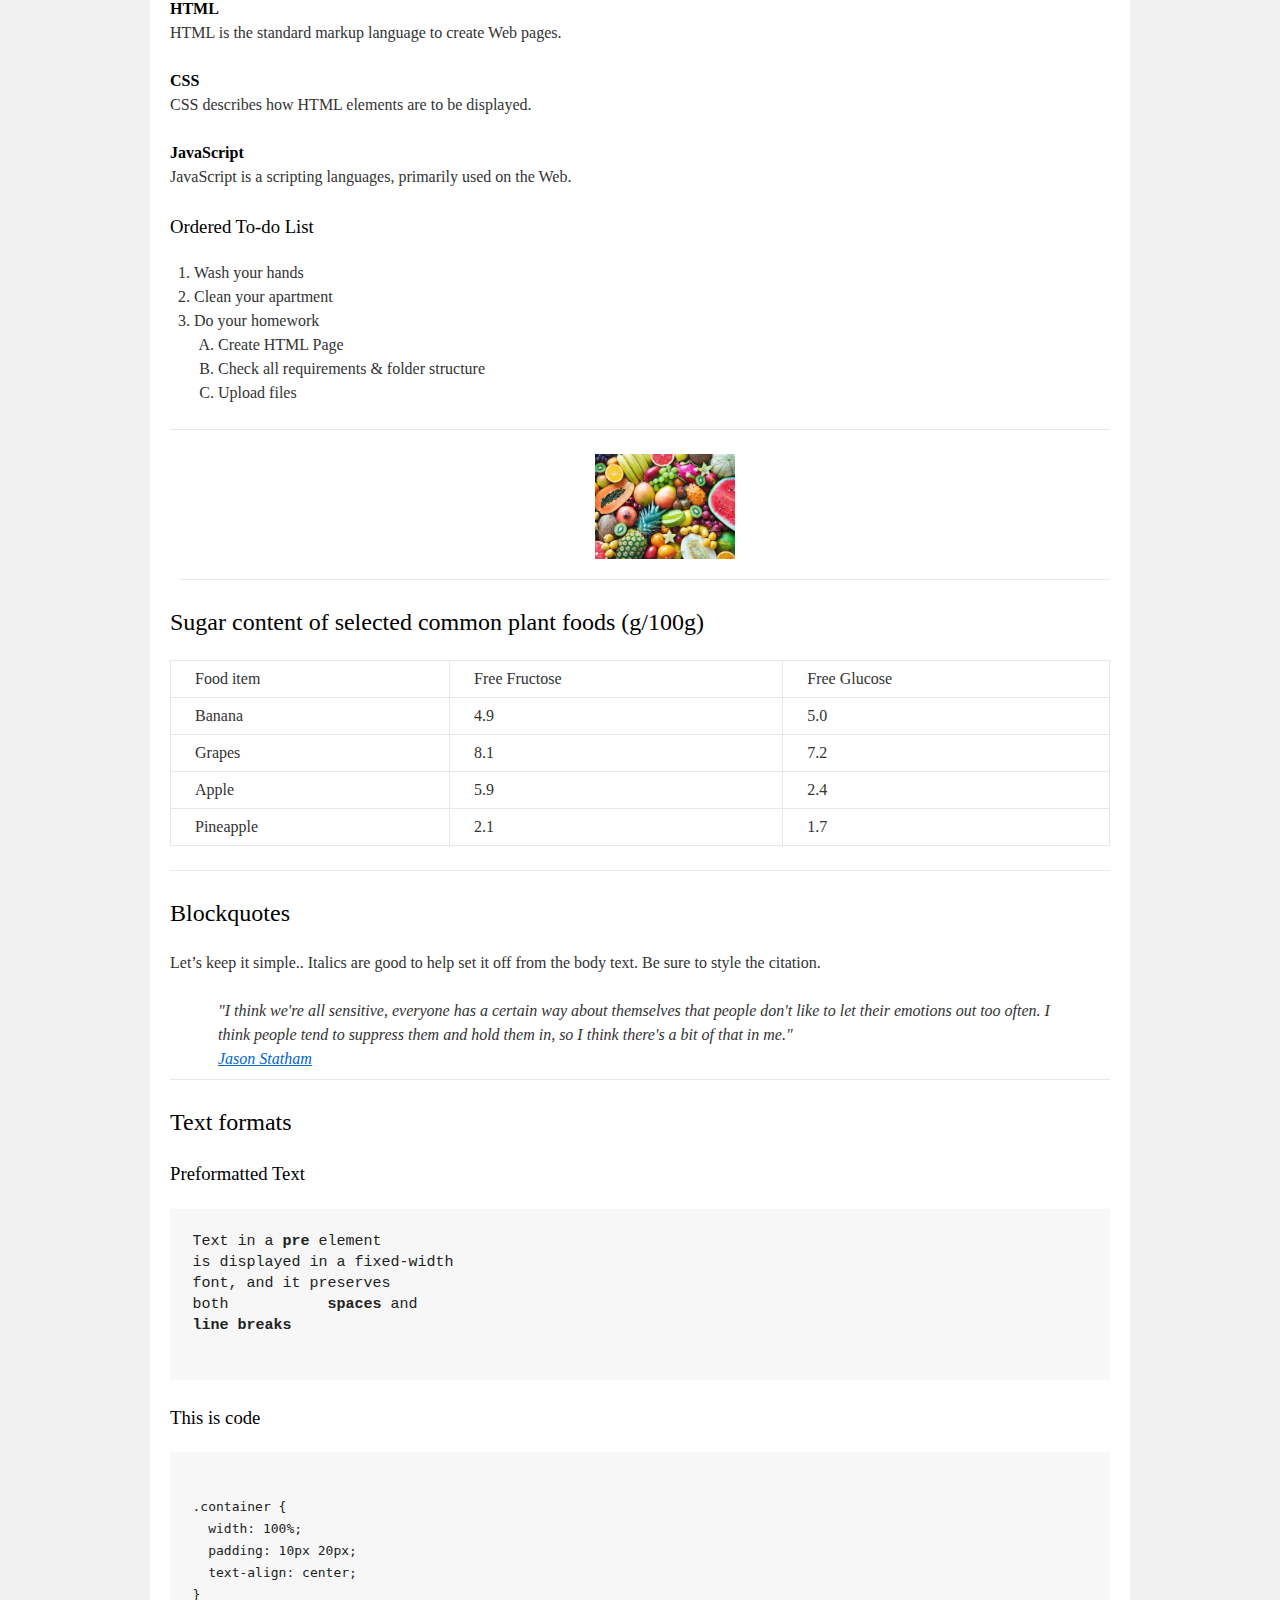
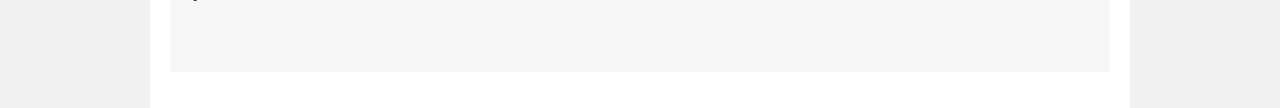
<file: Epam/1 (HTML)/index.html>
<!DOCTYPE html>
<html lang="en">

<head>
  <meta charset="utf-8">
  <title>HTML Basics</title>
  <link rel="stylesheet" href="style.css">
</head>

<body>
  <div id="wrapper">
    <div id="main">
      <div id="container">
        <div id="content" role="main">
          <header>            
            <img src="logo.png" alt="EPAM Logo">
              <h1>HTML BASICS</h1>              
                <nav>
                  <a href="#home"><b>Home</b></a>
                  <a href="#registration"><b>Registration</b></a>                
                  <a href="#headings"><b>Headings</b></a>
                  <a href="#typesOfLists"><b>Types of lists</b></a>
                  <a href="#image"><b>Image</b></a>
                  <a href="#table"><b>Table</b></a>
                  <a href="#blockquotes"><b>Blockquotes</b></a>
                  <a href="#textFormats"><b>Text formats</b></a>                
                  <hr>
                </nav>                
          </header>
          <main>
            <article aria-label="article" id="home">
              <p>
                <b>Fructose</b>, or <b>fruit sugar</b>, is a simple <i>ketonic monosaccharide</i> found in many plants, where it is often bonded to glucose to form <br> the disaccharide  sucrose. It is one of the three dietary <u>monosaccharides</u>, along with glucose and galactose, that are absorbed directly into blood during digestion. Its formula is C<sub>6</sub>H<sub>12</sub>O<sub>6</sub> and its density is 1.694 g/cm<sup>3</sup> . Fructose was discovered by French chemist <a href="">Augustin-Pierre Dubrunfaut</a> in <mark>1847</mark>, <del>not in 1846</del>.
              </p>
              <p>
                It makes us <b>strong</b>! <i>This is emphasized</i>.
              </p>
              <p>
                Excessive consumption of fructose (especially from sugar-sweetened beverages) may contribute to insulin resistance, obesity, elevated <abbr title="Low-density lipoprotein">LDL</abbr> cholesterol and triglycerides, leading to metabolic syndrome. <abbr title="European Food Safety Authority ">The EFSA</abbr> stated that fructose may be preferable over sucrose and glucose in sugar-sweetened foods and beverages because of its lower effect on postprandial blood sugar levels, and <br> noted that <cite> high intakes of fructose may lead to metabolic complications such as dyslipidaemia, insulin resistance, and increased visceral adiposity </cite> (this is a citation).
              </p><hr>
            </article>
            <article aria-label="article" id="registration">
              <form>
                <fieldset>
                  <p>
                    <label for="name"> Name:</label>
                      <input type="text" name="name" id="name"><br>                  
                    <label for="email">Email:</label>
                      <input type="email" name="email" id="email"><br>
                    <label for="password">Password:</label>
                      <input type="password" name="password" id="password"><br>
                    <label>Select Programming Language</label>
                    <select>
                      <option value="JavaScript" >JavaScript</option>
                      <option value=".Net" >Python</option>
                      <option value="Java">PHP</option>
                    </select>
                  </p>
                  <textarea name="textarea" cols="24" rows="4"></textarea><br>
                  <button type="button">Submit</button>
                </fieldset>
              </form>
            </article>
            <section id="headings">
              <p>
                h1 defines the most important heading. h6 defines the least important heading. Font-size for h1 is the same as font-size for h2, because we have to use only one h1 on the page, and it is commonly used inside header
              </p>
              <h2>Heading 2</h2>
              <h3>Heading 3</h3>
              <h4>Heading 4</h4>
              <h5>Heading 5</h5>
              <h6>Heading 6</h6>
              <hr>
            </section>
            <section id="typesOfLists">
              <h3>Unordered Shopping List</h3>
              <ul>
                <li>Vegetables:
                  <ul>
                    <li>Potatos</li>
                    <li>Carrots</li>
                    <li>Cucumbers</li>
                  </ul>
                </li>
                <li>Fruits:
                  <ul>
                    <li>Apples</li>
                    <li>Bananas</li>
                    <li>Pears</li>
                  </ul>
                </li>
                <li>Milk</li>
                <li>Butter</li>
              </ul>
              <h3>Definition List</h3>
                <dl>
                  <dt>HTML</dt>
                    <dd>HTML is the standard markup language to create Web pages.</dd>
                  <dt>CSS</dt>
                    <dd>CSS describes how HTML elements are to be displayed.</dd>
                  <dt>JavaScript</dt>
                    <dd>JavaScript is a scripting languages, primarily used on the Web.</dd>
                </dl>
                <h3>Ordered To-do List</h3>
                <ol>
                  <li>Wash your hands</li>
                  <li>Clean your apartment</li>
                  <li>Do your homework
                    <ol>
                      <li>Create HTML Page</li>
                      <li>Check all requirements & folder structure</li>
                      <li>Upload files</li>
                    </ol>
                  </li>
                </ol><hr>
            </section>
            <article aria-label="article" id="image">
              <img src="fruits.jpg" alt="fruits"><hr>
            </article>
            <section id="table">
              <h2>Sugar content of selected common plant foods (g/100g)</h2>
              <table> 
                <thead>
                  <tr>
                    <td>Food item</td>
                    <td>Free Fructose</td>
                    <td>Free Glucose</td>                    
                  </tr>
                </thead>
                <tbody>                
                  <tr>
                    <td>Banana</td>
                    <td>4.9</td>
                    <td>5.0</td>                    
                  </tr>
                  <tr>
                    <td>Grapes</td>
                    <td>8.1</td>
                    <td>7.2</td>                    
                  </tr>
                  <tr>
                    <td>Apple</td>
                    <td>5.9</td>
                    <td>2.4</td>                    
                  </tr>
                  <tr>
                    <td>Pineapple</td>
                    <td>2.1</td>
                    <td>1.7</td>                    
                  </tr>
                </tbody>
              </table>
              <hr>
            </section>
            <section id="blockquotes">
              <h2>Blockquotes</h2>
              <p>Let&#8217;s keep it simple.. Italics are good to help set it off from the body text. Be sure to style the citation.</p>
                <blockquote>
                  "I think we're all sensitive, everyone has a certain way about themselves that people don't like to let their emotions out too often. I think people tend to suppress them and hold them in, so I think there's a bit of that in me."
                  <address><a href="#">Jason Statham</a></address>
                </blockquote><hr>
            </section>
            <section id="textFormats">
              <h2>Text formats</h2>
              <h3>Preformatted Text</h3>
              <pre>
Text in a <b>pre</b> element
is displayed in a fixed-width
font, and it preserves 
both           <b>spaces</b> and
<b>line breaks</b>
              </pre>
              <h3>This is code</h3>
              <pre>
                <code>
.container {
  width: 100%;
  padding: 10px 20px;
  text-align: center;
}                
                </code>
              </pre>
            </section>
          </main>
        </div>
      </div>
    </div>
  </div>
</body>

</html>
</file>
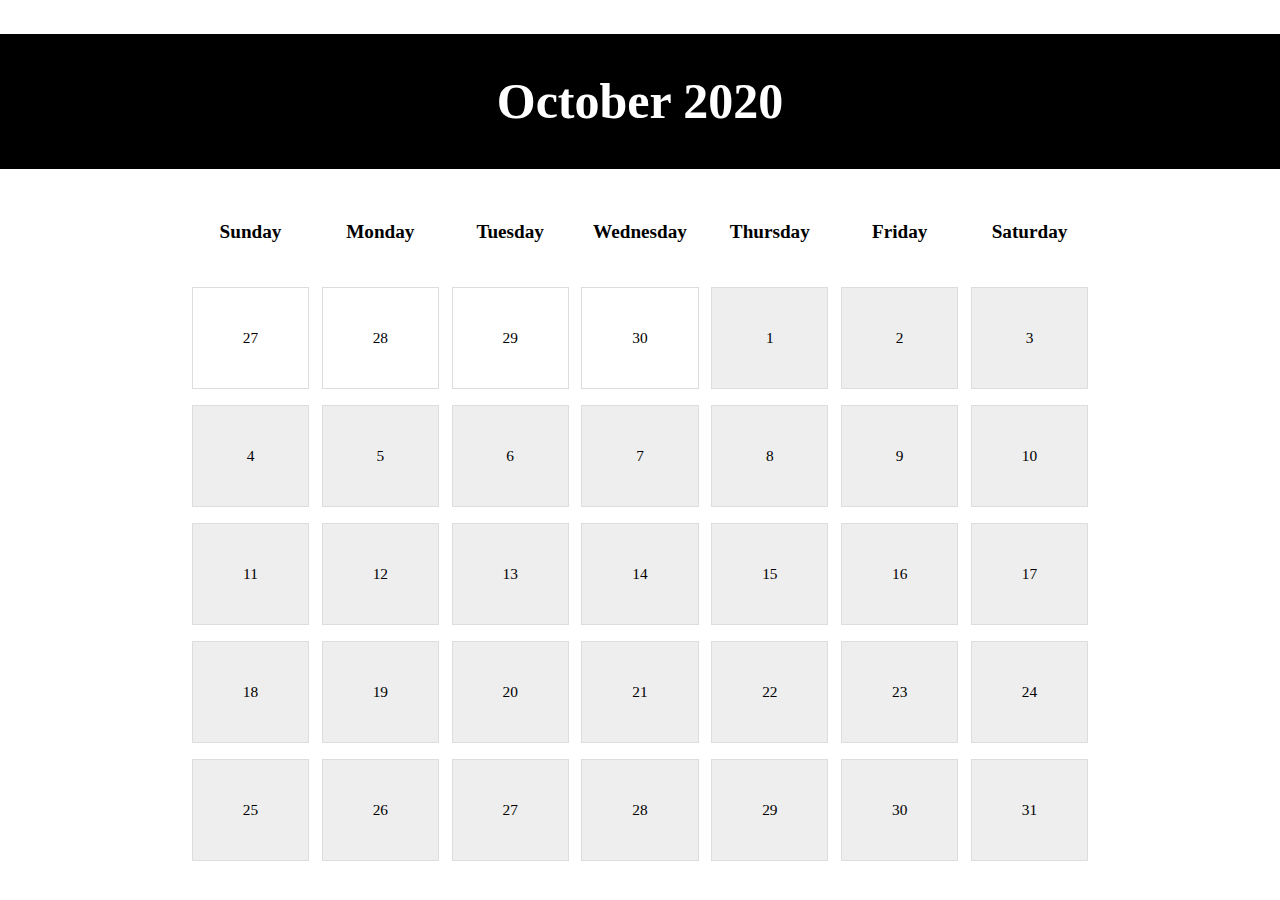
<file: Epam/10 (CSS Grid)/index.html>
<!DOCTYPE html>
<html lang="en">
  <head>
    <meta charset="utf-8">
    <title>CSS Grid</title>
    <link rel="stylesheet" href="style.css">
  </head>
  <body>
    <header>
      <h1>October 2020</h1>
    </header>
    <section class="calendar">
      <div class="days">
        <div><h4>Sunday</h4></div>
        <div><h4>Monday</h4></div>
        <div><h4>Tuesday</h4></div>
        <div><h4>Wednesday</h4></div>
        <div><h4>Thursday</h4></div>
        <div><h4>Friday</h4></div>
        <div><h4>Saturday</h4></div>
      </div>
      <div class="numbers">
        <div class="last-month">27</div>
        <div class="last-month">28</div>
        <div class="last-month">29</div>
        <div class="last-month">30</div>
        <div>1</div>
        <div>2</div>
        <div>3</div>
        <div>4</div>
        <div>5</div>
        <div>6</div>
        <div>7</div>
        <div>8</div>
        <div>9</div>
        <div>10</div>
        <div>11</div>
        <div>12</div>
        <div>13</div>
        <div>14</div>
        <div>15</div>
        <div>16</div>
        <div>17</div>
        <div>18</div>
        <div>19</div>
        <div>20</div>
        <div>21</div>
        <div>22</div>
        <div>23</div>
        <div>24</div>
        <div>25</div>
        <div>26</div>
        <div>27</div>
        <div>28</div>
        <div>29</div>
        <div>30</div>
        <div>31</div>
      </div>
    </section>
  </body>
</html>
</file>
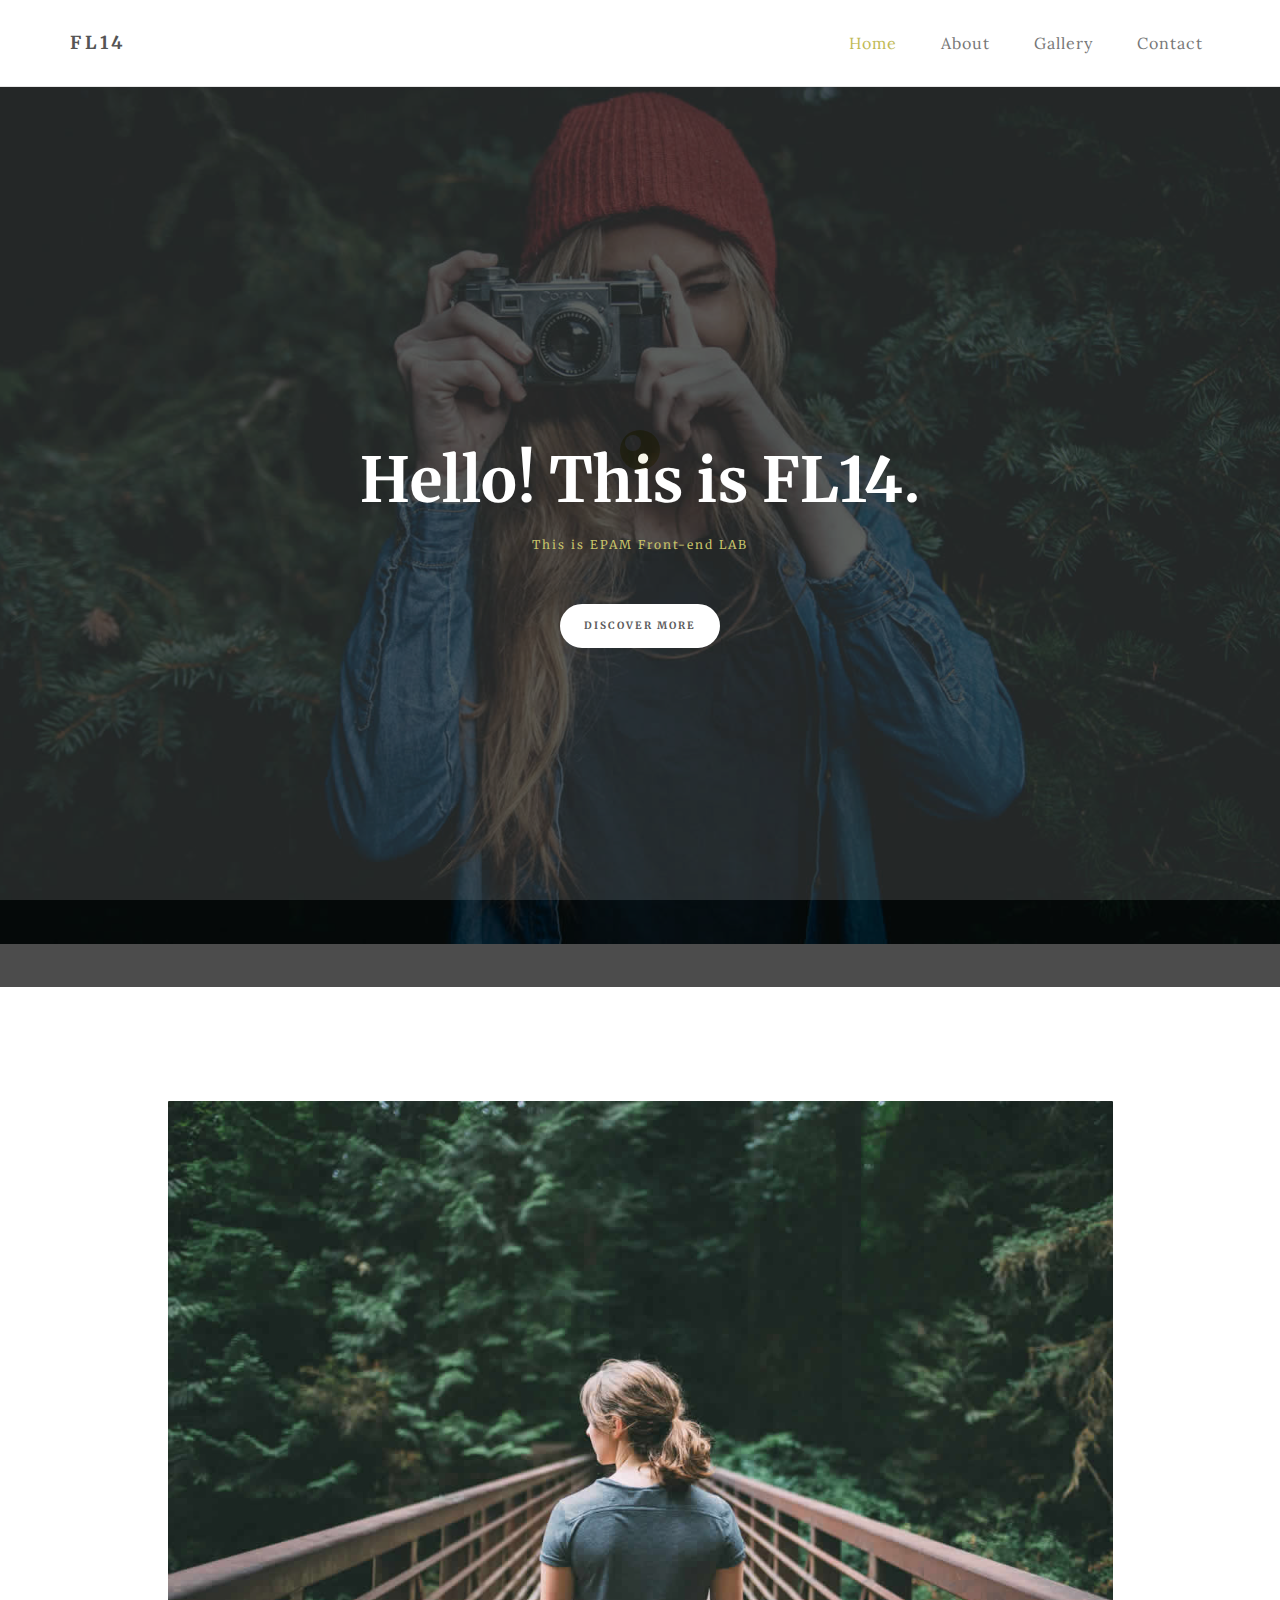
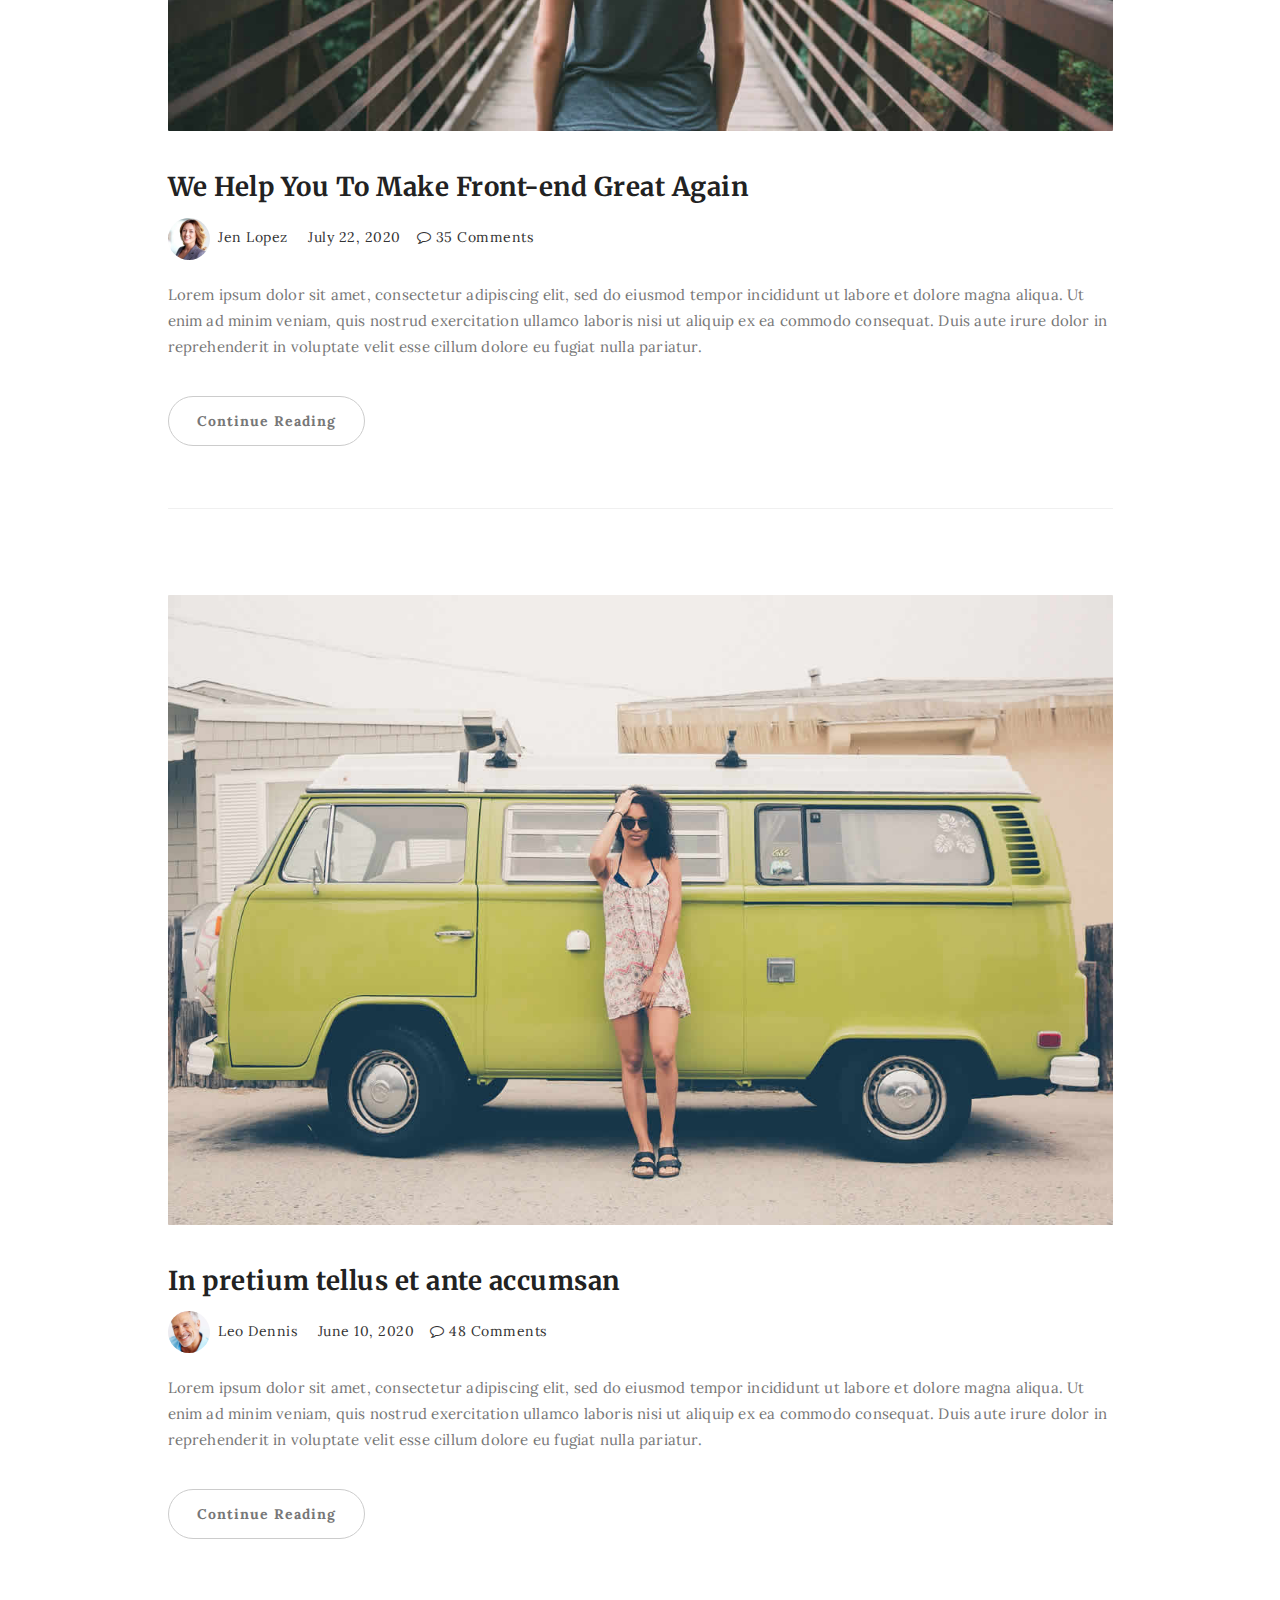
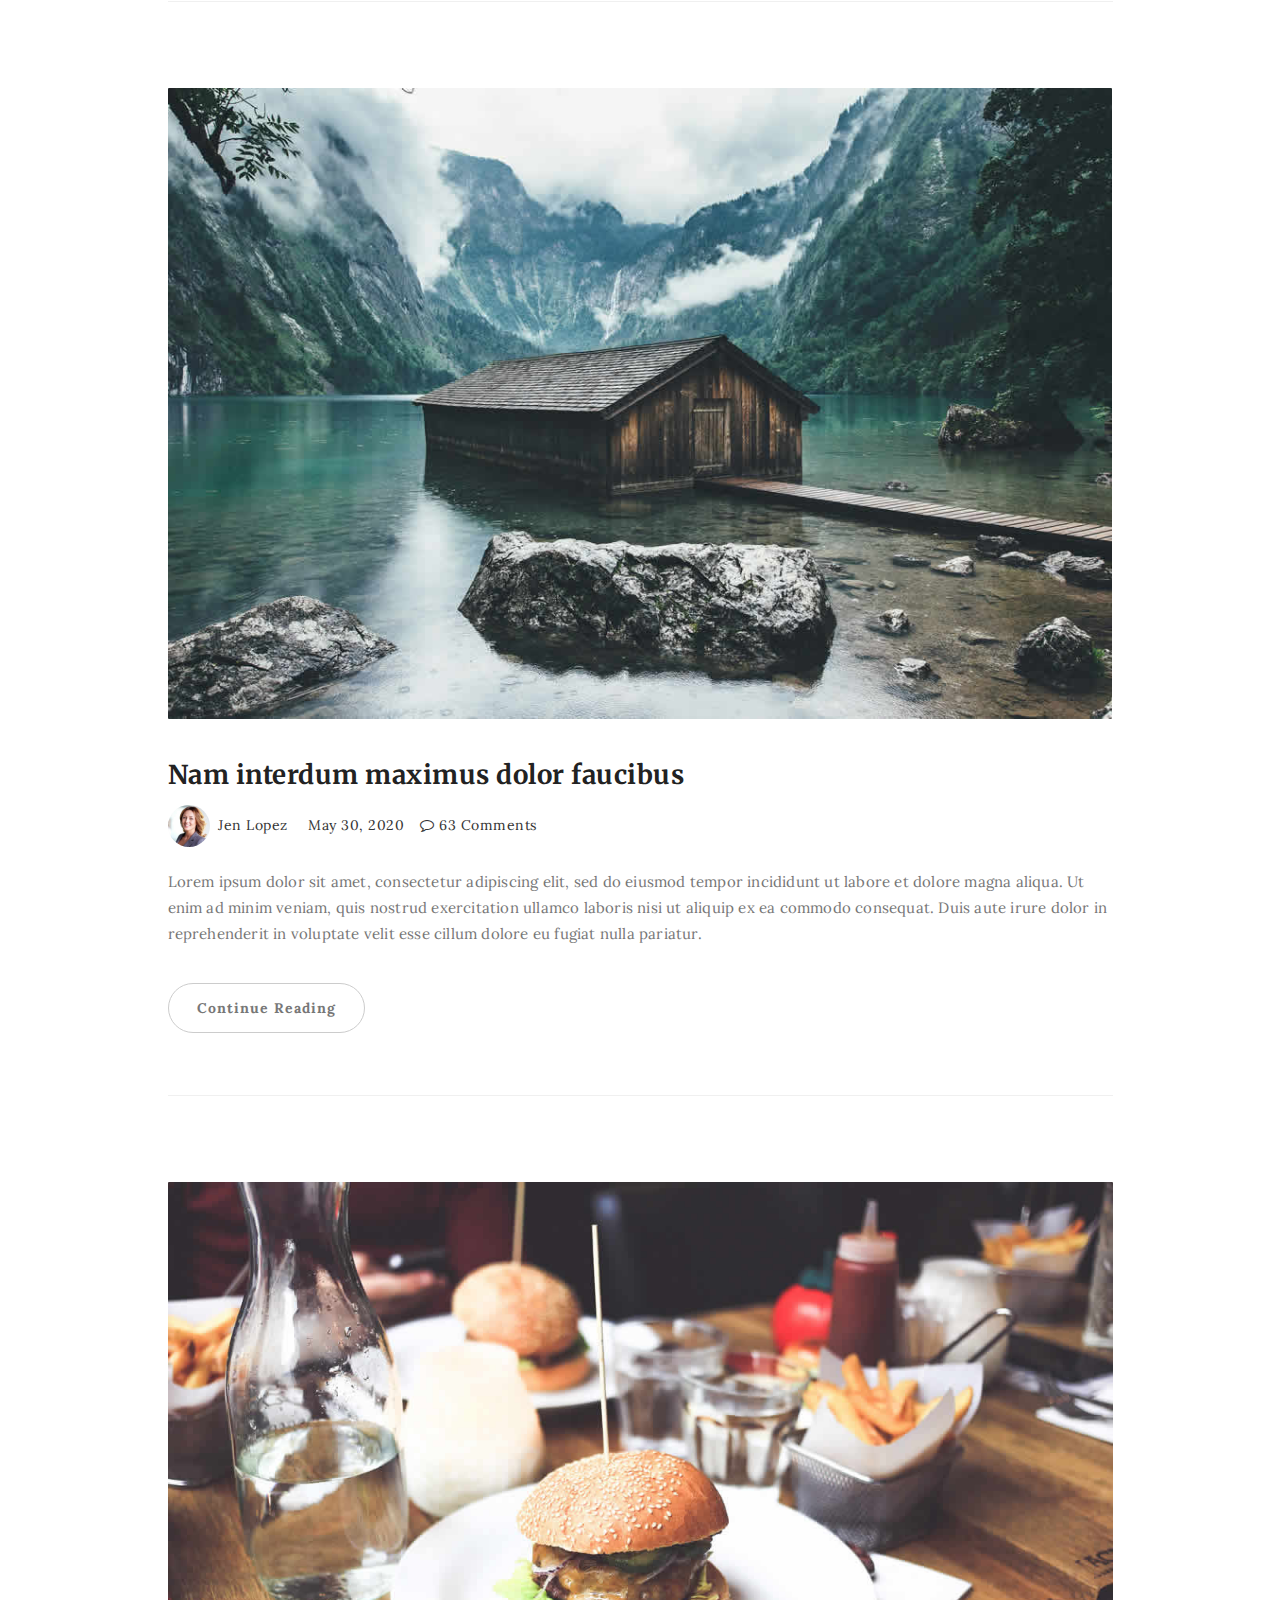
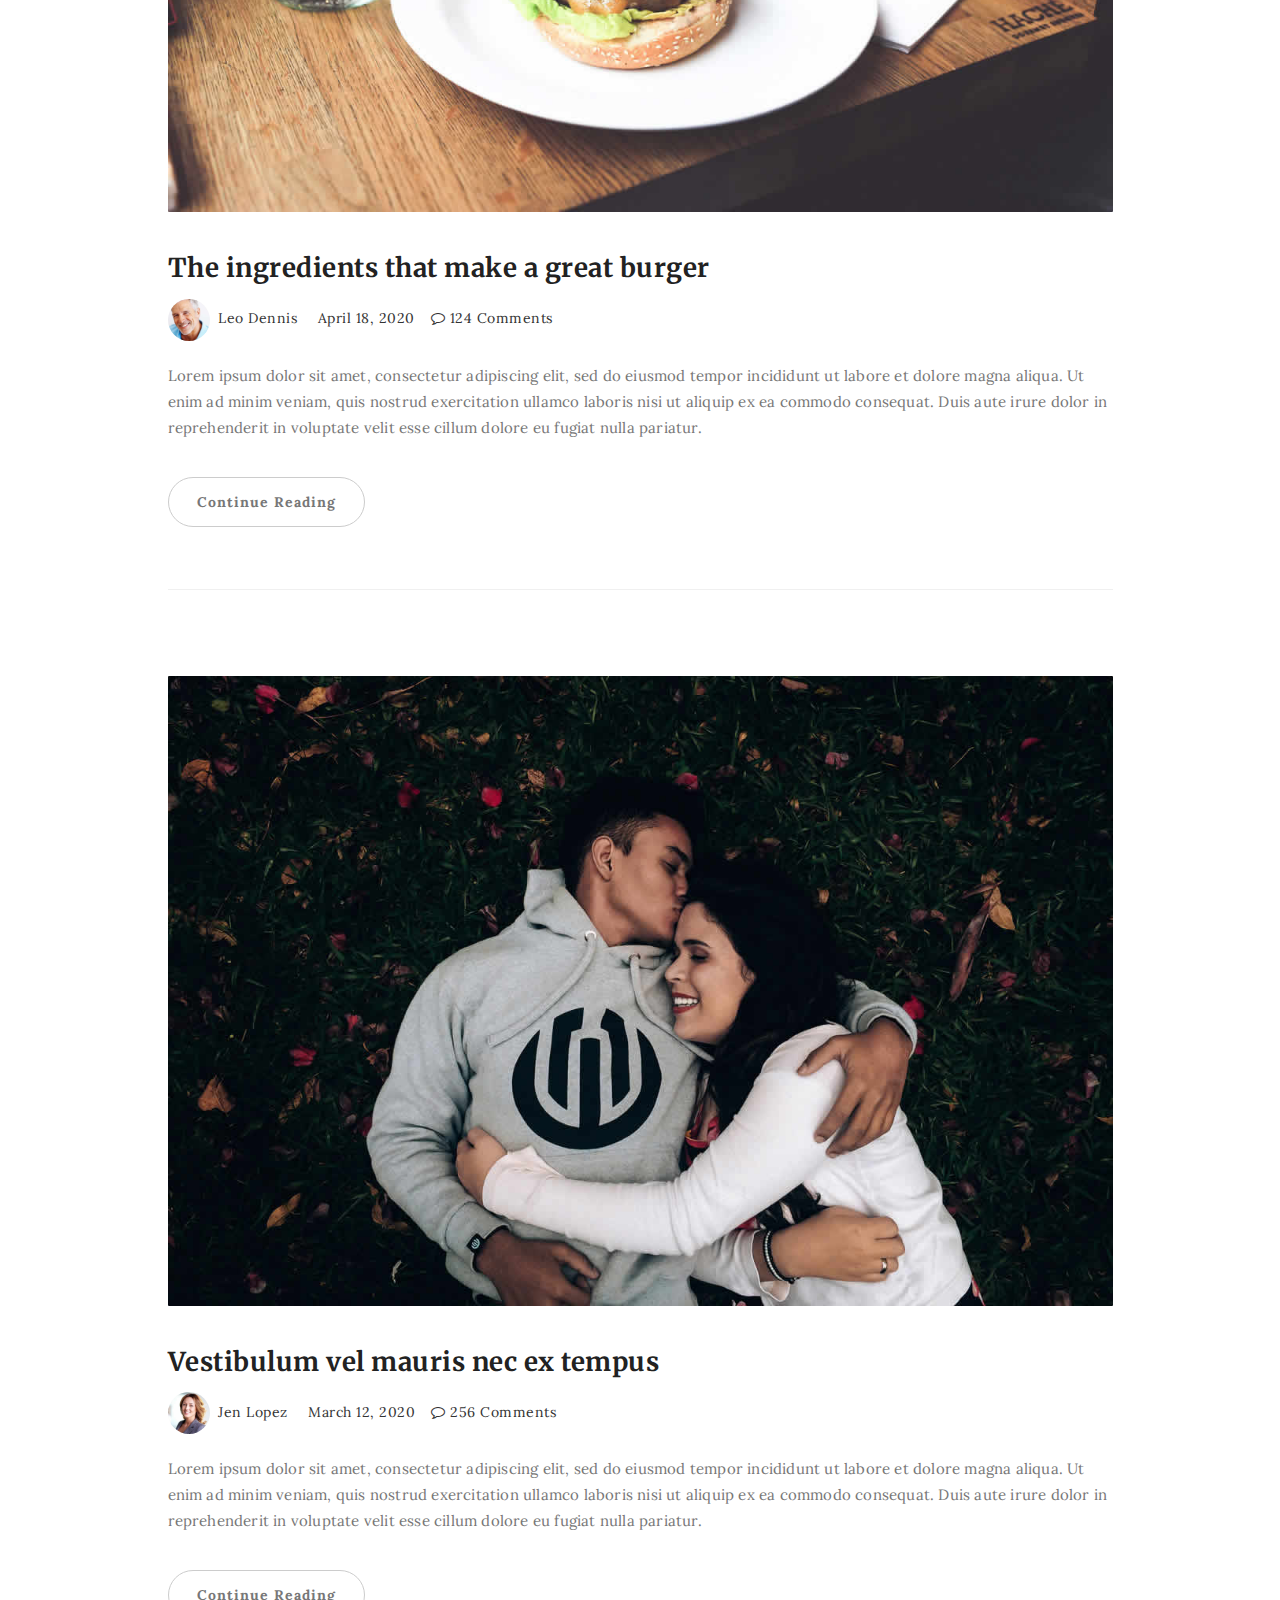
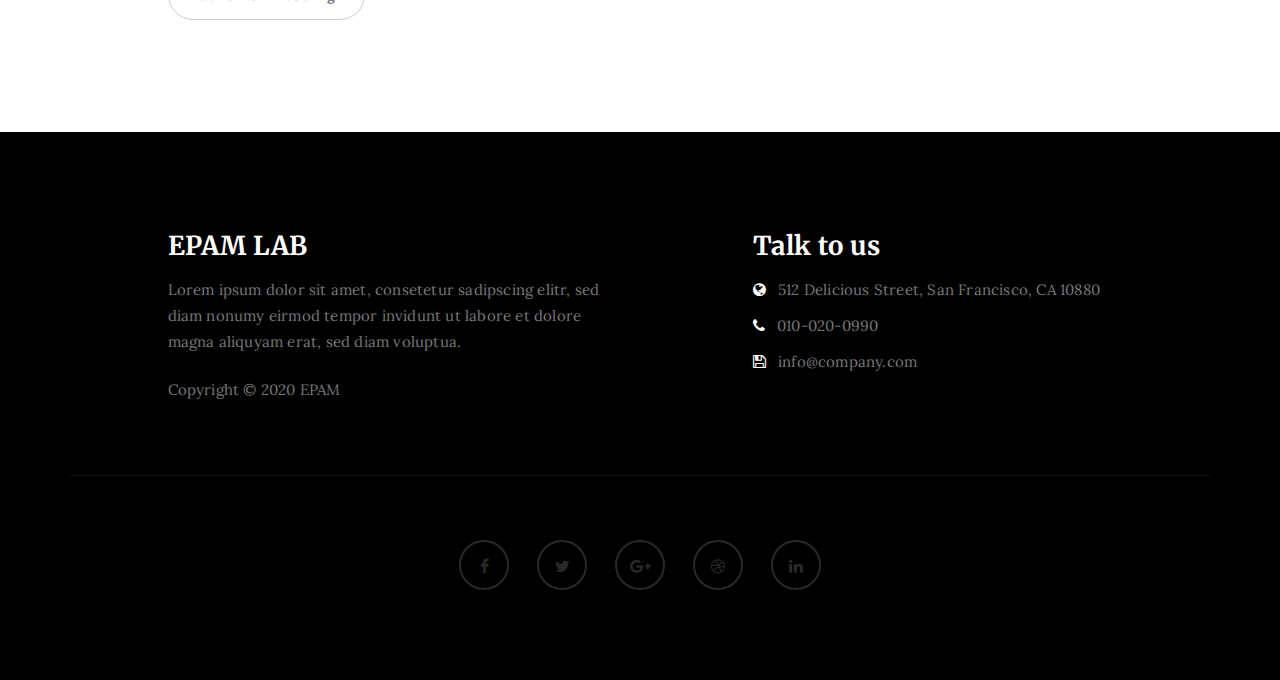
<file: Epam/12 (Front-end Optimization)/index.html>
<!DOCTYPE html>
<html lang="en">

<head>

  <meta charset="UTF-8">
  <meta http-equiv="X-UA-Compatible" content="IE=Edge">
  <meta name="description" content="">
  <meta name="keywords" content="">
  <meta name="author" content="">
  <meta name="viewport" content="width=device-width, initial-scale=1, maximum-scale=1">

  <title>Frontend optimization</title>

  <!-- Critical css -->
  <style>
    /* Add critical css here */
  </style>

  <!-- loadCSS js plugin -->
  <!-- <script src="js/loadCSS.js"></script> -->

  <!-- Other css (async) -->
  <script>
    // Example loadCSS plugin usage
    // loadCSS('https://fonts.googleapis.com/css?family=Lora|Merriweather:300,400');
    // loadCSS('styles/styles.min.css');
  </script>

  <!-- Fonts -->
  <link href="https://fonts.googleapis.com/css?family=Lora|Merriweather:300,400" rel="stylesheet">

  <!-- Vendor css -->
  <link rel="stylesheet" href="styles/bootstrap.min.css">
  <link rel="stylesheet" href="styles/font-awesome.min.css">

  <!-- Main css -->
  <link rel="stylesheet" href="styles/styles.css">

  <!-- Vendor Scripts -->
  <script src="js/jquery.js"></script>
  <script src="js/bootstrap.min.js"></script>
  <script src="js/jquery.parallax.js"></script>
  <script src="js/smoothscroll.js"></script>
  <script src="js/lazyload.min.js"></script>
  <!-- Custom Scripts -->
  <script src="js/custom.js"></script>

</head>

<body>

  <!-- Pre loader -->

  <div class="preloader">
      <div class="sk-spinner sk-spinner-wordpress">
          <span class="sk-inner-circle"></span>
      </div>
  </div>

  <!-- Navigation section  -->

  <div class="navbar navbar-default navbar-fixed-top" role="navigation">
    <div class="container">

      <div class="navbar-header">
        <button class="navbar-toggle" data-toggle="collapse" data-target=".navbar-collapse">
          <span class="icon icon-bar"></span>
          <span class="icon icon-bar"></span>
          <span class="icon icon-bar"></span>
        </button>
        <a href="index.html" class="navbar-brand">FL14</a>
      </div>
      <div class="collapse navbar-collapse">
        <ul class="nav navbar-nav navbar-right">
          <li class="active"><a href="index.html">Home</a></li>
          <li><a href="#">About</a></li>
          <li><a href="#">Gallery</a></li>
          <li><a href="#">Contact</a></li>
        </ul>
      </div>

    </div>
  </div>

  <!-- Home Section -->

  <section id="home" class="main-home parallax-section">
    <div class="overlay"></div>
    <div class="container">
      <div class="row">

        <div class="col-md-12 col-sm-12">
          <h1>Hello! This is FL14.</h1>
          <h4>This is EPAM Front-end LAB</h4>
          <a href="#blog" class="smoothScroll btn btn-default">Discover More</a>
        </div>

      </div>
    </div>
  </section>

  <!-- Blog Section -->

  <section id="blog">
    <div class="container">
      <div class="row">

        <div class="col-md-offset-1 col-md-10 col-sm-12">
          <div class="blog-post-thumb">
            <div class="blog-post-image">
              <a href="#">
                <img class="img-responsive" src="img/blog-image1.jpg" alt="Blog Image">
              </a>
            </div>
            <div class="blog-post-title">
              <h3><a href="#">We Help You To Make Front-end Great Again</a></h3>
            </div>
            <div class="blog-post-format">
              <span><a href="#"><img src="img/author-image1.jpg" class="img-responsive img-circle">
                  Jen Lopez</a></span>
              <span><i class="fa fa-date"></i> July 22, 2020</span>
              <span><a href="#"><i class="fa fa-comment-o"></i> 35 Comments</a></span>
            </div>
            <div class="blog-post-des">
              <p>Lorem ipsum dolor sit amet, consectetur adipiscing elit, sed do eiusmod tempor
                incididunt ut labore et dolore magna aliqua. Ut enim ad minim veniam, quis
                nostrud exercitation ullamco laboris nisi ut aliquip ex ea commodo consequat.
                Duis aute irure dolor in reprehenderit in voluptate velit esse cillum dolore eu
                fugiat nulla pariatur.</p>
              <a href="#" class="btn btn-default">Continue Reading</a>
            </div>
          </div>

          <div class="blog-post-thumb">
            <div class="blog-post-image">
              <a href="#">
                <img class="img-responsive" src="img/blog-image2.jpg" alt="Blog Image">
              </a>
            </div>
            <div class="blog-post-title">
              <h3><a href="#">In pretium tellus et ante accumsan</a></h3>
            </div>
            <div class="blog-post-format">
              <span><a href="#"><img src="img/author-image2.jpg" class="img-responsive img-circle">
                  Leo Dennis</a></span>
              <span><i class="fa fa-date"></i> June 10, 2020</span>
              <span><a href="#"><i class="fa fa-comment-o"></i> 48 Comments</a></span>
            </div>
            <div class="blog-post-des">
              <p>Lorem ipsum dolor sit amet, consectetur adipiscing elit, sed do eiusmod tempor
                incididunt ut labore et dolore magna aliqua. Ut enim ad minim veniam, quis
                nostrud exercitation ullamco laboris nisi ut aliquip ex ea commodo consequat.
                Duis aute irure dolor in reprehenderit in voluptate velit esse cillum dolore eu
                fugiat nulla pariatur.</p>
              <a href="#" class="btn btn-default">Continue Reading</a>
            </div>
          </div>

          <div class="blog-post-thumb">
            <div class="blog-post-image">
              <a href="#">
                <img class="img-responsive" src="img/blog-image3.jpg" alt="Blog Image">
              </a>
            </div>
            <div class="blog-post-title">
              <h3><a href="#">Nam interdum maximus dolor faucibus</a></h3>
            </div>
            <div class="blog-post-format">
              <span><a href="#"><img src="img/author-image1.jpg" class="img-responsive img-circle">
                  Jen Lopez</a></span>
              <span><i class="fa fa-date"></i> May 30, 2020</span>
              <span><a href="#"><i class="fa fa-comment-o"></i> 63 Comments</a></span>
            </div>
            <div class="blog-post-des">
              <p>Lorem ipsum dolor sit amet, consectetur adipiscing elit, sed do eiusmod tempor
                incididunt ut labore et dolore magna aliqua. Ut enim ad minim veniam, quis
                nostrud exercitation ullamco laboris nisi ut aliquip ex ea commodo consequat.
                Duis aute irure dolor in reprehenderit in voluptate velit esse cillum dolore eu
                fugiat nulla pariatur.</p>
              <a href="#" class="btn btn-default">Continue Reading</a>
            </div>
          </div>

          <div class="blog-post-thumb">
            <div class="blog-post-image">
              <a href="#">
                <img class="img-responsive" src="img/blog-image4.jpg" alt="Blog Image">
              </a>
            </div>
            <div class="blog-post-title">
              <h3><a href="#">The ingredients that make a great burger</a></h3>
            </div>
            <div class="blog-post-format">
              <span><a href="#"><img src="img/author-image2.jpg" class="img-responsive img-circle">
                  Leo Dennis</a></span>
              <span><i class="fa fa-date"></i> April 18, 2020</span>
              <span><a href="#"><i class="fa fa-comment-o"></i> 124 Comments</a></span>
            </div>
            <div class="blog-post-des">
              <p>Lorem ipsum dolor sit amet, consectetur adipiscing elit, sed do eiusmod tempor
                incididunt ut labore et dolore magna aliqua. Ut enim ad minim veniam, quis
                nostrud exercitation ullamco laboris nisi ut aliquip ex ea commodo consequat.
                Duis aute irure dolor in reprehenderit in voluptate velit esse cillum dolore eu
                fugiat nulla pariatur.</p>
              <a href="#" class="btn btn-default">Continue Reading</a>
            </div>
          </div>

          <div class="blog-post-thumb">
            <div class="blog-post-image">
              <a href="#">
                <img class="img-responsive" src="img/blog-image5.jpg" alt="Blog Image">
              </a>
            </div>
            <div class="blog-post-title">
              <h3><a href="#">Vestibulum vel mauris nec ex tempus</a></h3>
            </div>
            <div class="blog-post-format">
              <span><a href="#"><img src="img/author-image1.jpg" class="img-responsive img-circle">
                  Jen Lopez</a></span>
              <span><i class="fa fa-date"></i> March 12, 2020</span>
              <span><a href="#"><i class="fa fa-comment-o"></i> 256 Comments</a></span>
            </div>
            <div class="blog-post-des">
              <p>Lorem ipsum dolor sit amet, consectetur adipiscing elit, sed do eiusmod tempor
                incididunt ut labore et dolore magna aliqua. Ut enim ad minim veniam, quis
                nostrud exercitation ullamco laboris nisi ut aliquip ex ea commodo consequat.
                Duis aute irure dolor in reprehenderit in voluptate velit esse cillum dolore eu
                fugiat nulla pariatur.</p>
              <a href="#" class="btn btn-default">Continue Reading</a>
            </div>
          </div>
        </div>

      </div>
    </div>
  </section>

  <!-- Footer Section -->

  <footer>
    <div class="container">
      <div class="row">

        <div class="col-md-5 col-md-offset-1 col-sm-6">
          <h3>EPAM LAB</h3>
          <p>Lorem ipsum dolor sit amet, consetetur sadipscing elitr, sed diam nonumy eirmod tempor
            invidunt ut labore et dolore magna aliquyam erat, sed diam voluptua.</p>
          <div class="footer-copyright">
            <p>Copyright &copy; 2020 EPAM</p>
          </div>
        </div>

        <div class="col-md-4 col-md-offset-1 col-sm-6">
          <h3>Talk to us</h3>
          <p><i class="fa fa-globe"></i> 512 Delicious Street, San Francisco, CA 10880</p>
          <p><i class="fa fa-phone"></i> 010-020-0990</p>
          <p><i class="fa fa-save"></i> info@company.com</p>
        </div>

        <div class="clearfix col-md-12 col-sm-12">
          <hr>
        </div>

        <div class="col-md-12 col-sm-12">
          <ul class="social-icon">
            <li><a href="#" class="fa fa-facebook"></a></li>
            <li><a href="#" class="fa fa-twitter"></a></li>
            <li><a href="#" class="fa fa-google-plus"></a></li>
            <li><a href="#" class="fa fa-dribbble"></a></li>
            <li><a href="#" class="fa fa-linkedin"></a></li>
          </ul>
        </div>

      </div>
    </div>
  </footer>

  <!-- Back top -->
  <a href="#back-top" class="go-top"><i class="fa fa-angle-up"></i></a>

</body>

</html>
</file>
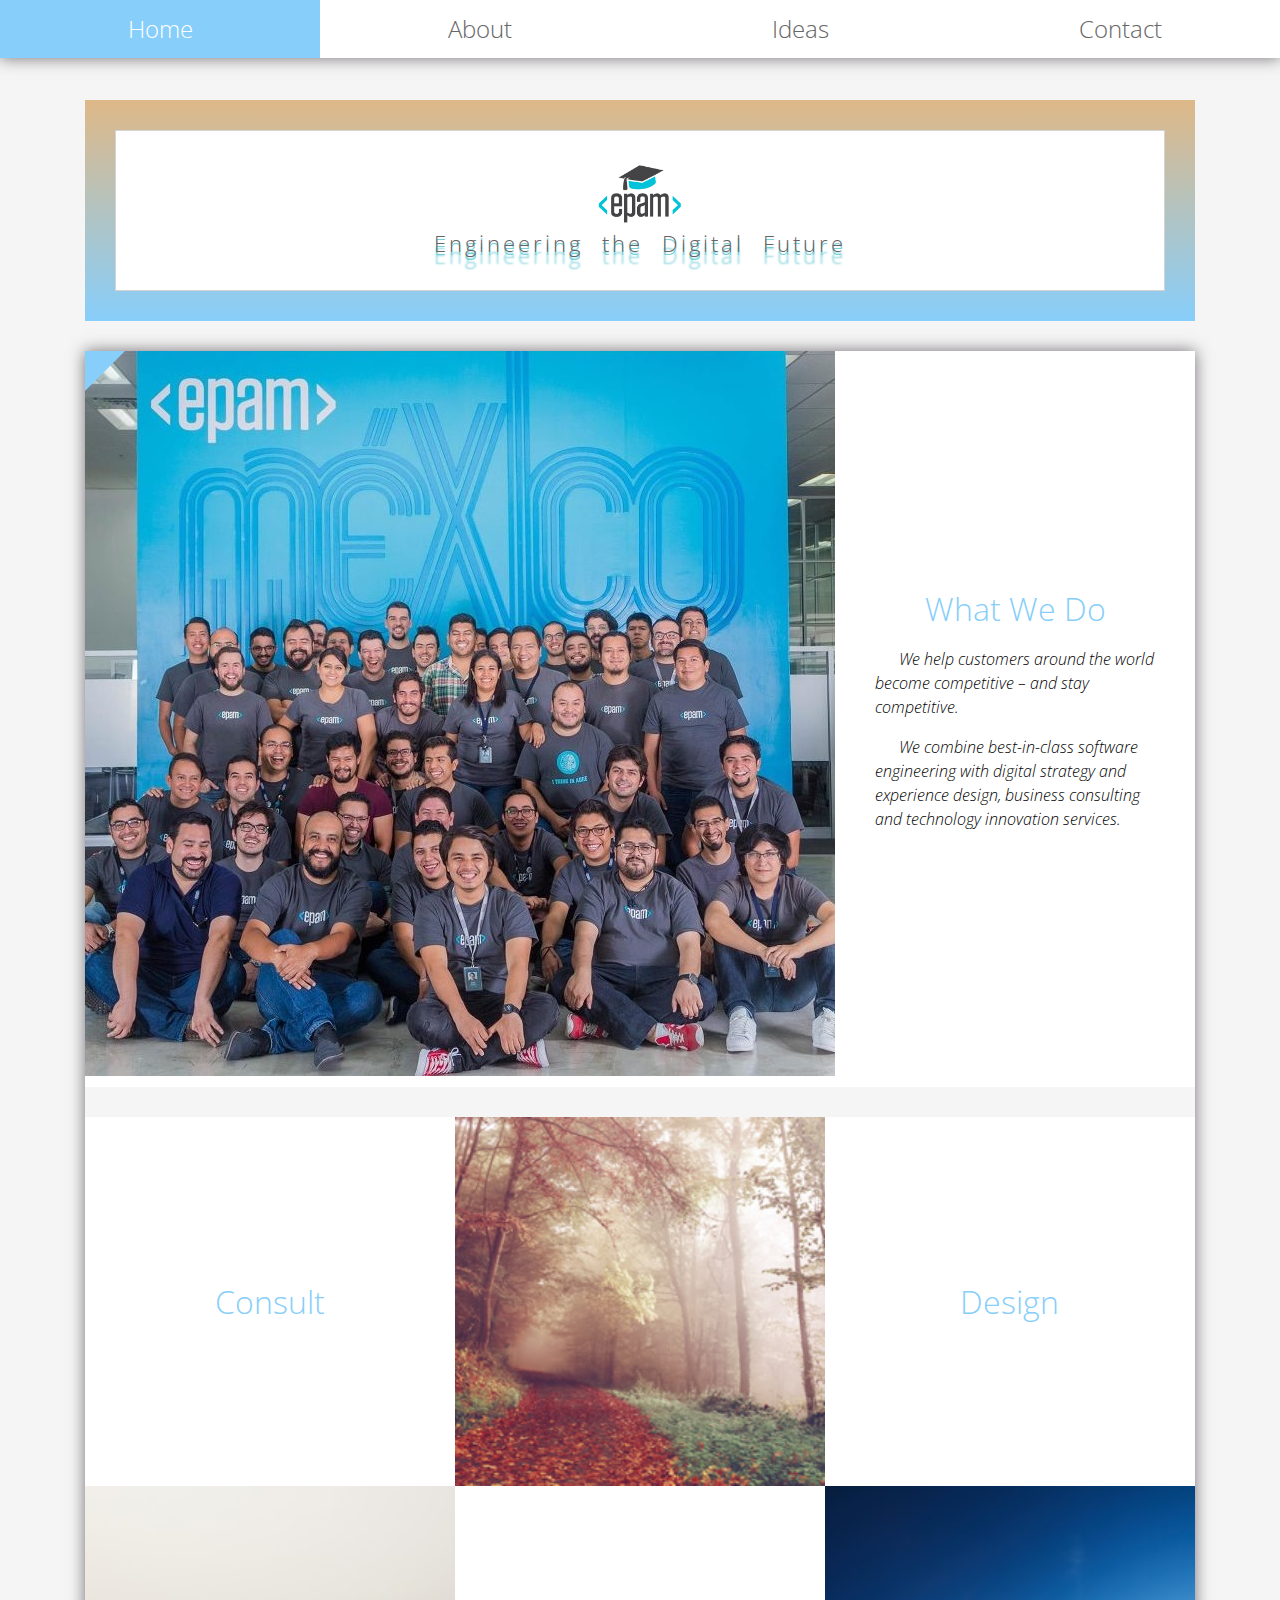
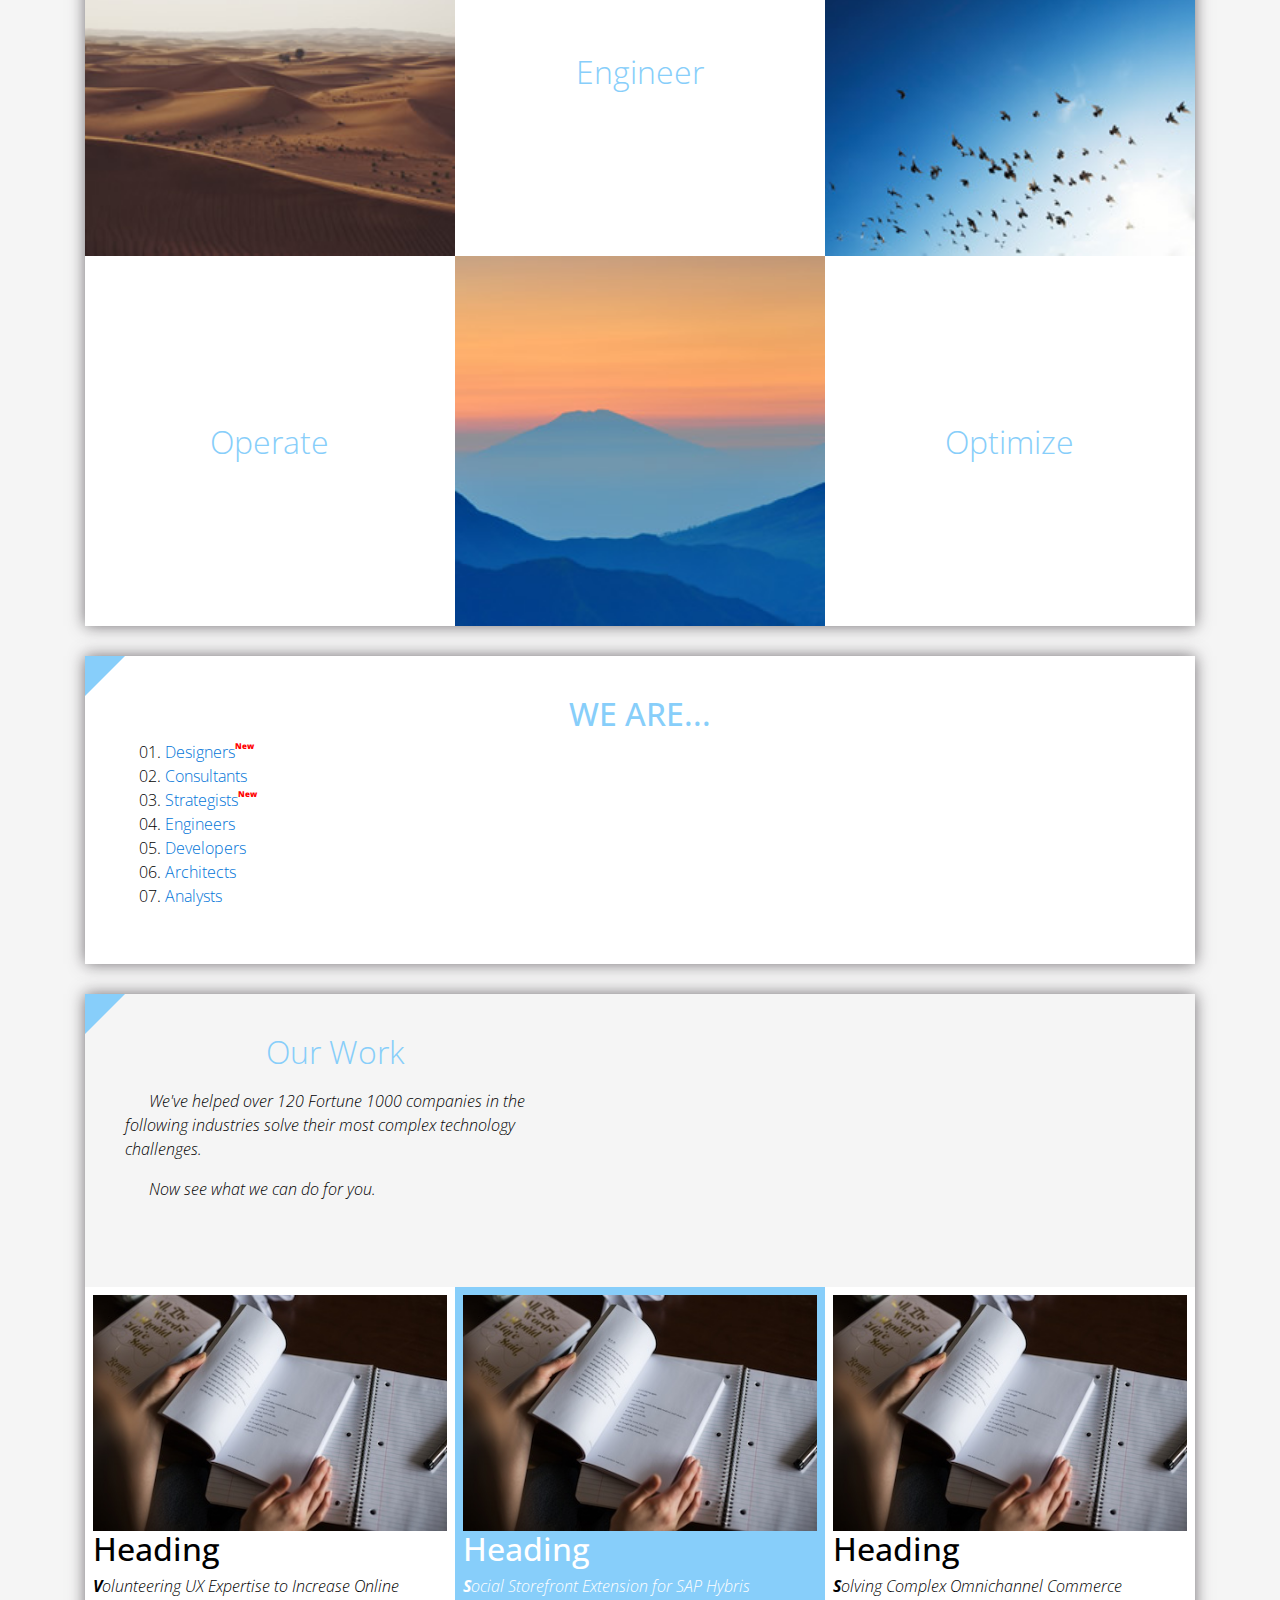
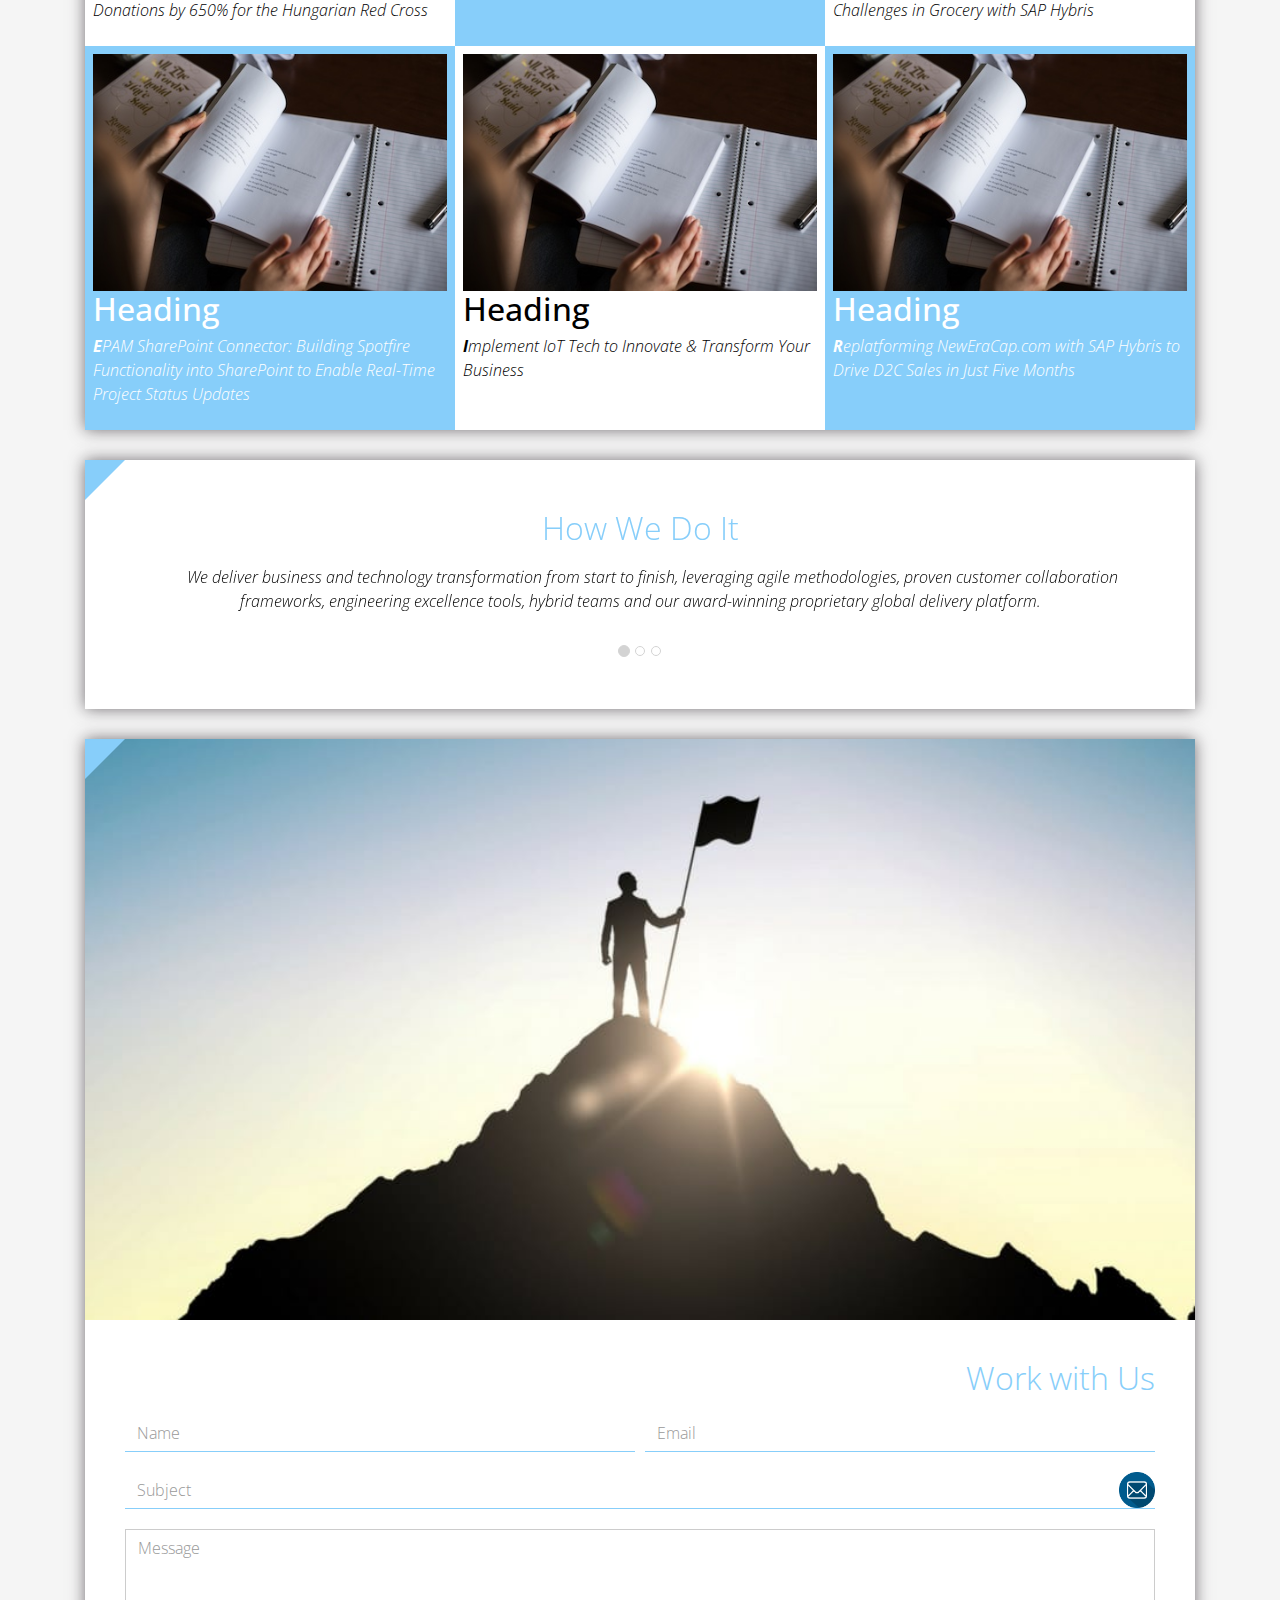
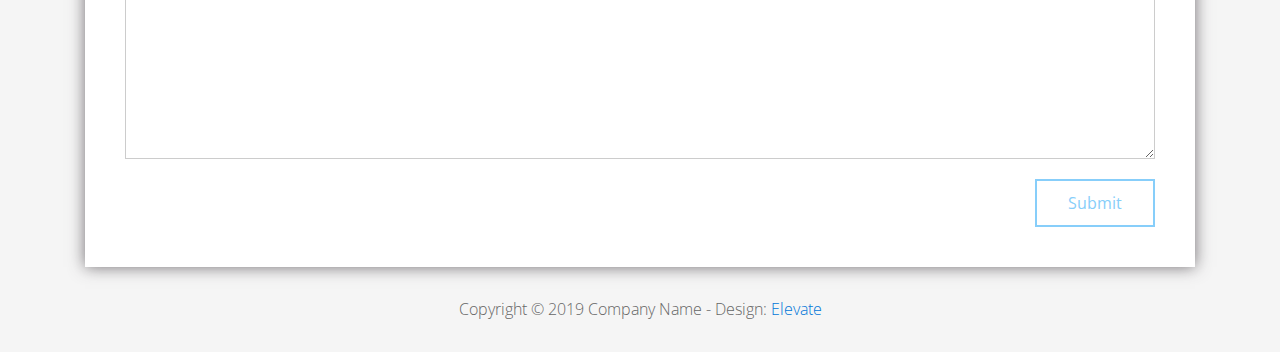
<file: Epam/2 (CSS_1)/index.html>
<!DOCTYPE html>
<html lang="en">
<head>
  <meta charset="utf-8">
  <meta http-equiv="X-UA-Compatible" content="IE=edge">
  <meta name="viewport" content="width=device-width, initial-scale=1">

  <title>CSS Basics HW</title>



  <!-- load stylesheets -->
  <link rel="stylesheet" href="http://fonts.googleapis.com/css?family=Open+Sans:300,400">
  <!-- Google web font "Open Sans" -->
  <link rel="stylesheet" href="css/bootstrap.min.css">
  <!-- Bootstrap style -->
  <link rel="stylesheet" href="css/general.css">
  <link rel="stylesheet" href="css/style.css">
  <!-- Templatemo style -->
</head>

<body>
<div class="container">

  <div class="tm-sidebar">
    <nav class="tm-main-nav">
      <ul>
        <li class="tm-nav-item"><a href="#home" class="tm-nav-item-link">Home</a></li>
        <li class="tm-nav-item"><a href="#about" class="tm-nav-item-link">About</a></li>
        <li class="tm-nav-item"><a href="#ideas" class="tm-nav-item-link">Ideas</a></li>
        <li class="tm-nav-item"><a href="#contact" class="tm-nav-item-link">Contact</a></li>
      </ul>
    </nav>
  </div>

  <div class="tm-main-content">

    <div id="home" class="tm-content-box tm-content-header margin-b-10">
      <div class="tm-banner">
        <div class="tm-banner-inner">
          <img src="img/epam_logo.png" width="100" alt="">
          <p class="tm-banner-text">Engineering the Digital Future</p>
        </div>
      </div>
    </div>

    <section>
      <div class="tm-content-box flex-2-col">

        <div class="padding-medium flex-item tm-team-description-container flex-item">
          <h2 class="tm-section-title">What We Do</h2>
          <p class="tm-section-description">We help customers around the world become competitive – and stay competitive.</p>
          <p class="tm-section-description"> We combine best-in-class software engineering with digital strategy and experience design, business consulting and technology innovation services.</p>
        </div>
        <div class="flex-item tm-team-img">
          <img src="img/epam-mexico.jpg" alt="epam-mexico">
        </div>

      </div>

      <div id="about" class="tm-content-box">

        <ul class="boxes gallery-container">
          <li class="box box-bg">
            <h2 class="tm-section-title tm-section-title-box tm-box-bg-title">Consult</h2>
          </li>
          <li class="box">
            <a href="img/idea-large-01.jpg">
              <img src="img/idea-01.jpg" alt="Image" class="img-fluid thumbnail box-img">
            </a>
          </li>
          <li class="box box-bg">
            <h2 class="tm-section-title tm-section-title-box tm-box-bg-title">Design</h2>
          </li>
          <li class="box">
            <a href="img/idea-large-02.jpg">
              <img src="img/idea-02.jpg" alt="Image" class="img-fluid thumbnail box-img">
            </a>
          </li>
          <li class="box box-bg">
            <h2 class="tm-section-title tm-section-title-box tm-box-bg-title">Engineer</h2>
          </li>
          <li class="box">
            <a href="img/idea-large-03.jpg">
              <img src="img/idea-03.jpg" alt="Image" class="img-fluid thumbnail box-img">
            </a>
          </li>
          <li class="box box-bg">
            <h2 class="tm-section-title tm-section-title-box tm-box-bg-title">Operate</h2>
          </li>
          <li class="box">
            <a href="img/idea-large-04.jpg">
              <img src="img/idea-04.jpg" alt="Image" class="img-fluid thumbnail box-img">
            </a>
          </li>
          <li class="box box-bg">
            <h2 class="tm-section-title tm-section-title-box tm-box-bg-title">Optimize</h2>
          </li>
        </ul>

      </div>

    </section>

    <!-- slider -->
    <section class="heading tm-content-box">
      <div class="padding-medium">
        <h2> WE ARE...</h2>
        <ol>
          <li><a href="index.html" class="text">Designers</a></li>
          <li><a href="index.html">Consultants</a></li>
          <li><a href="#" class="text">Strategists</a></li>
          <li><a href="#">Engineers</a></li>
          <li><a href="#">Developers</a></li>
          <li><a href="#">Architects</a></li>
          <li><a href="#">Analysts</a></li>
        </ol>
      </div>
    </section>

    <section class="blocks">
      <div class="padding-medium flex-item tm-team-description-container">
        <h2 class="tm-section-title">Our Work</h2>
        <p class="tm-section-description">We've helped over 120 Fortune 1000 companies in the following industries solve their most complex technology challenges. </p>
        <p class="tm-section-description"> Now see what we can do for you.</p>
      </div>
      <div class="tm-content-box flex-2-col">
      </div>
      <div  class="tm-content-box">
        <ul class="boxes gallery-container">
          <li class="box box-work">
            <img src="img/study.jpeg" alt="Image" class="img-fluid">
            <div>
              <h2>Heading</h2>
              <p>Volunteering UX Expertise to Increase Online Donations by 650% for the Hungarian Red Cross</p>
            </div>
          </li>
          <li class="box box-work">
            <img src="img/study.jpeg" alt="Image" class="img-fluid">
            <div>
              <h2>Heading</h2>
              <p>Social Storefront Extension for SAP Hybris</p>
            </div>
          </li>
          <li class="box box-work">
            <img src="img/study.jpeg" alt="Image" class="img-fluid">
            <div>
              <h2>Heading</h2>
              <p>Solving Complex Omnichannel Commerce Challenges in Grocery with SAP Hybris</p>
            </div>
          </li>
          <li class="box box-work">
            <img src="img/study.jpeg" alt="Image" class="img-fluid">
            <div>
              <h2>Heading</h2>
              <p>EPAM SharePoint Connector: Building Spotfire Functionality into SharePoint to Enable Real-Time Project Status Updates</p>
            </div>
          </li>
          <li class="box box-work">
            <img src="img/study.jpeg" alt="Image" class="img-fluid">
            <div>
              <h2>Heading</h2>
              <p>Implement IoT Tech to Innovate &amp; Transform Your Business</p>
            </div>
          </li>
          <li class="box box-work">
            <img src="img/study.jpeg" alt="Image" class="img-fluid">
            <div>
              <h2>Heading</h2>
              <p>Replatforming NewEraCap.com with SAP Hybris to Drive D2C Sales in Just Five Months</p>
            </div>
          </li>
        </ul>

      </div>
    </section>

    <section id="ideas">
      <div id="tmCarousel" class="carousel slide tm-content-box" data-ride="carousel">

        <ol class="carousel-indicators">
          <li data-target="#tmCarousel" data-slide-to="0" class="active"></li>
          <li data-target="#tmCarousel" data-slide-to="1" class=""></li>
          <li data-target="#tmCarousel" data-slide-to="2" class=""></li>
        </ol>

        <div class="carousel-inner" role="listbox">

          <div class="carousel-item active">
            <div class="carousel-content">
              <div class="flex-item">
                <h2 class="tm-section-title">How We Do It</h2>
                <p class="tm-section-description carousel-description">We deliver business and technology transformation from start to finish, leveraging agile methodologies, proven customer collaboration frameworks, engineering excellence tools, hybrid teams and our award-winning proprietary global delivery platform.</p>
              </div>
            </div>
          </div>

          <div class="carousel-item">
            <div class="carousel-content">
              <div class="flex-item">
                <h2 class="tm-section-title">Our Clients</h2>
                <p class="tm-section-description carousel-description">Lorem ipsum dolor sit amet,
                  consectetur adipiscing elit. Quisque vel nisi pharetra nibh varius pharetra ac
                  sagittis nisi. Etiam pharetra vestibulum hendrerit. Pellentesque interdum metus
                  sed massa rutrum.</p>
              </div>
            </div>
          </div>

          <div class="carousel-item">
            <div class="carousel-content">
              <div class="flex-item">
                <h2 class="tm-section-title">Our Projects</h2>
                <p class="tm-section-description carousel-description">Donec ex libero, fringilla
                  vitae purus sit amet, rhoncus pharetra lorem. Pellentesque id sem id lacus
                  ultricies vehicula. Aliquam rutrum mi non. Pellentesque interdum metus sed massa
                  rutrum.</p>
              </div>
            </div>
          </div>

        </div>

      </div>
    </section>

    <section class="tm-content-box">
      <img src="img/contact-us.jpg" alt="Contact image" class="img-fluid img-contact-us">

      <div id="contact" class="padding-medium">
        <h2 class="tm-section-title">Work with Us</h2>
        <form action="#contact" method="get" class="contact-form">

          <div class="form-group col-xs-12 col-sm-12 col-md-6 col-lg-6 form-group-2-col-left">
            <input type="text" id="contact_name" name="contact_name" class="form-control"
                   placeholder="Name" required/>
          </div>
          <div class="form-group col-xs-12 col-sm-12 col-md-6 col-lg-6 form-group-2-col-right mandatory-field">
            <input type="email" id="contact_email" name="contact_email" class="form-control"
                   placeholder="Email" required/>
          </div>
          <div class="form-group">
            <input type="text" id="contact_subject" name="contact_subject" class="form-control"
                   placeholder="Subject" required/>
          </div>
          <div class="form-group">
            <textarea id="contact_message" name="contact_message" class="form-control" rows="9"
                      placeholder="Message" required></textarea>
          </div>

          <button type="submit" class="btn btn-primary submit-btn">Submit</button>

        </form>
      </div>
    </section>

    <footer class="tm-footer">
      <p class="text-xs-center">Copyright &copy; 2019 Company Name

        - Design: <a rel="nofollow" href="http://www.templatemo.com/tm-481-elevate"
                     target="_parent">Elevate</a></p>
    </footer>

  </div>

</div>

</body>
</html>
</file>
<file: Guess_My_Number/style.css>
@import url("https://fonts.googleapis.com/css?family=Press+Start+2P&display=swap");

* {
  margin: 0;
  padding: 0;
  box-sizing: inherit;
}

html {
  font-size: 50%;
  box-sizing: border-box;
}

body {
  font-family: "Press Start 2P", sans-serif;
  color: #eee;
  background-color: #222;
  /* background-color: #60b347; */
}

/* LAYOUT */
header {
  position: relative;
  height: 35vh;
  border-bottom: 7px solid #eee;
}

main {
  height: 65vh;
  color: #eee;
  display: flex;
  align-items: center;
  justify-content: space-around;
}

.left {
  width: 52rem;
  display: flex;
  flex-direction: column;
  align-items: center;
}

.right {
  width: 52rem;
  font-size: 2rem;
}

/* ELEMENTS STYLE */
h1 {
  font-size: 4rem;
  text-align: center;
  position: absolute;
  width: 100%;
  top: 52%;
  left: 50%;
  transform: translate(-50%, -50%);
}

.number {
  background: #eee;
  color: #333;
  font-size: 6rem;
  width: 15rem;
  padding: 3rem 0rem;
  text-align: center;
  position: absolute;
  bottom: 0;
  left: 50%;
  transform: translate(-50%, 50%);
}

.between {
  font-size: 1.4rem;
  position: absolute;
  top: 2rem;
  right: 2rem;
}

.again {
  position: absolute;
  top: 2rem;
  left: 2rem;
}

.guess {
  background: none;
  border: 4px solid #eee;
  font-family: inherit;
  color: inherit;
  font-size: 5rem;
  padding: 2.5rem;
  width: 25rem;
  text-align: center;
  display: block;
  margin-bottom: 3rem;
}

.btn {
  border: none;
  background-color: #eee;
  color: #222;
  font-size: 2rem;
  font-family: inherit;
  padding: 2rem 3rem;
  cursor: pointer;
}

.btn:hover {
  background-color: #ccc;
}

.message {
  margin-bottom: 8rem;
  height: 3rem;
}

.label-score {
  margin-bottom: 2rem;
}
</file>
<file: Omnifood/vendors/css/grid.css>
/*  SECTIONS  ============================================================================= */

.section {
	clear: both;
	padding: 0px;
	margin: 0px;
}

/*  GROUPING  ============================================================================= */

.row {
    zoom: 1; /* For IE 6/7 (trigger hasLayout) */
}

.row:before,
.row:after {
    content:"";
    display:table;
}
.row:after {
    clear:both;
}

/*  GRID COLUMN SETUP   ==================================================================== */

.col {
	display: block;
	float:left;
	margin: 1% 0 1% 1.6%;
}

.col:first-child { margin-left: 0; } /* all browsers except IE6 and lower */


/*  REMOVE MARGINS AS ALL GO FULL WIDTH AT 480 PIXELS */

@media only screen and (max-width: 480px) {
	.col { 
		/*margin: 1% 0 1% 0%;*/
        margin: 0;
	}
}


/*  GRID OF TWO   ============================================================================= */


.span-2-of-2 {
	width: 100%;
}

.span-1-of-2 {
	width: 49.2%;
}

/*  GO FULL WIDTH AT LESS THAN 480 PIXELS */

@media only screen and (max-width: 480px) {
	.span-2-of-2 {
		width: 100%; 
	}
	.span-1-of-2 {
		width: 100%; 
	}
}


/*  GRID OF THREE   ============================================================================= */

	
.span-3-of-3 {
	width: 100%; 
}

.span-2-of-3 {
	width: 66.13%; 
}

.span-1-of-3 {
	width: 32.26%; 
}


/*  GO FULL WIDTH AT LESS THAN 480 PIXELS */

@media only screen and (max-width: 480px) {
	.span-3-of-3 {
		width: 100%; 
	}
	.span-2-of-3 {
		width: 100%; 
	}
	.span-1-of-3 {
		width: 100%;
	}
}

/*  GRID OF FOUR   ============================================================================= */

	
.span-4-of-4 {
	width: 100%; 
}

.span-3-of-4 {
	width: 74.6%; 
}

.span-2-of-4 {
	width: 49.2%; 
}

.span-1-of-4 {
	width: 23.8%; 
}


/*  GO FULL WIDTH AT LESS THAN 480 PIXELS */

@media only screen and (max-width: 480px) {
	.span-4-of-4 {
		width: 100%; 
	}
	.span-3-of-4 {
		width: 100%; 
	}
	.span-2-of-4 {
		width: 100%; 
	}
	.span-1-of-4 {
		width: 100%; 
	}
}


/*  GRID OF FIVE   ============================================================================= */

	
.span-5-of-5 {
	width: 100%;
}

.span-4-of-5 {
  	width: 79.68%; 
}

.span-3-of-5 {
  	width: 59.36%; 
}

.span-2-of-5 {
  	width: 39.04%;
}

.span-1-of-5 {
  	width: 18.72%;
}


/*  GO FULL WIDTH AT LESS THAN 480 PIXELS */

@media only screen and (max-width: 480px) {
	.span-5-of-5 {
		width: 100%; 
	}
	.span-4-of-5 {
		width: 100%; 
	}
	.span-3-of-5 {
		width: 100%; 
	}
	.span-2-of-5 {
		width: 100%; 
	}
	.span-1-of-5 {
		width: 100%; 
	}
}


/*  GRID OF SIX   ============================================================================= */


.span-6-of-6 {
	width: 100%;
}

.span-5-of-6 {
  	width: 83.06%;
}

.span-4-of-6 {
  	width: 66.13%;
}

.span-3-of-6 {
  	width: 49.2%;
}

.span-2-of-6 {
  	width: 32.26%;
}

.span-1-of-6 {
  	width: 15.33%;
}


/*  GO FULL WIDTH AT LESS THAN 480 PIXELS */

@media only screen and (max-width: 480px) {
	.span-6-of-6 {
		width: 100%; 
	}
	.span-5-of-6 {
		width: 100%; 
	}
	.span-4-of-6 {
		width: 100%; 
	}
	.span-3-of-6 {
		width: 100%; 
	}
	.span-2-of-6 {
		width: 100%; 
	}
	.span-1-of-6 {
		width: 100%; 
	}
}



/*  GRID OF SEVEN   ============================================================================= */


.span-7-of-7 {
	width: 100%;
}

.span-6-of-7 {
	width: 85.48%;
}

.span-5-of-7 {
  	width: 70.97%;
}

.span-4-of-7 {
  	width: 56.45%;
}

.span-3-of-7 {
  	width: 41.94%;
}

.span-2-of-7 {
  	width: 27.42%;
}

.span-1-of-7 {
  	width: 12.91%;
}


/*  GO FULL WIDTH AT LESS THAN 480 PIXELS */

@media only screen and (max-width: 480px) {
	.span-7-of-7 {
		width: 100%; 
	}
	.span-6-of-7 {
		width: 100%; 
	}
	.span-5-of-7 {
		width: 100%; 
	}
	.span-4-of-7 {
		width: 100%; 
	}
	.span-3-of-7 {
		width: 100%; 
	}
	.span-2-of-7 {
		width: 100%; 
	}
	.span-1-of-7 {
		width: 100%; 
	}
}


/*  GRID OF EIGHT   ============================================================================= */

	
.span-8-of-8 {
	width: 100%;
}

.span-7-of-8 {
	width: 87.3%; 
}

.span-6-of-8 {
	width: 74.6%; 
}

.span-5-of-8 {
	width: 61.9%; 
}

.span-4-of-8 {
	width: 49.2%; 
}

.span-3-of-8 {
	width: 36.5%;
}

.span-2-of-8 {
	width: 23.8%; 
}

.span-1-of-8 {
	width: 11.1%; 
}


/*  GO FULL WIDTH AT LESS THAN 480 PIXELS */

@media only screen and (max-width: 480px) {
	.span-8-of-8 {
		width: 100%; 
	}
	.span-7-of-8 {
		width: 100%; 
	}
	.span-6-of-8 {
		width: 100%; 
	}
	.span-5-of-8 {
		width: 100%; 
	}
	.span-4-of-8 {
		width: 100%; 
	}
	.span-3-of-8 {
		width: 100%; 
	}
	.span-2-of-8 {
		width: 100%; 
	}
	.span-1-of-8 {
		width: 100%; 
	}
}


/*  GRID OF NINE   ============================================================================= */


.span-9-of-9 {
	width: 100%;
}

.span-8-of-9 {
	width: 88.71%;
}

.span-7-of-9 {
	width: 77.42%; 
}

.span-6-of-9 {
	width: 66.13%; 
}

.span-5-of-9 {
	width: 54.84%; 
}

.span-4-of-9 {
	width: 43.55%; 
}

.span-3-of-9 {
	width: 32.26%;
}

.span-2-of-9 {
	width: 20.97%; 
}

.span-1-of-9 {
	width: 9.68%; 
}


/*  GO FULL WIDTH AT LESS THAN 480 PIXELS */

@media only screen and (max-width: 480px) {
	.span-9-of-9 {
		width: 100%; 
	}
	.span-8-of-9 {
		width: 100%; 
	}
	.span-7-of-9 {
		width: 100%; 
	}
	.span-6-of-9 {
		width: 100%; 
	}
	.span-5-of-9 {
		width: 100%; 
	}
	.span-4-of-9 {
		width: 100%; 
	}
	.span-3-of-9 {
		width: 100%; 
	}
	.span-2-of-9 {
		width: 100%; 
	}
	.span-1-of-9 {
		width: 100%; 
	}
}


/*  GRID OF TEN   ============================================================================= */


.span-10-of-10 {
	width: 100%;
}

.span-9-of-10 {
	width: 89.84%;
}

.span-8-of-10 {
	width: 79.68%;
}

.span-7-of-10 {
	width: 69.52%; 
}

.span-6-of-10 {
	width: 59.36%; 
}

.span-5-of-10 {
	width: 49.2%; 
}

.span-4-of-10 {
	width: 39.04%; 
}

.span-3-of-10 {
	width: 28.88%;
}

.span-2-of-10 {
	width: 18.72%; 
}

.span-1-of-10 {
	width: 8.56%; 
}


/*  GO FULL WIDTH AT LESS THAN 480 PIXELS */

@media only screen and (max-width: 480px) {
	.span-10-of-10 {
		width: 100%; 
	}
	.span-9-of-10 {
		width: 100%; 
	}
	.span-8-of-10 {
		width: 100%; 
	}
	.span-7-of-10 {
		width: 100%; 
	}
	.span-6-of-10 {
		width: 100%; 
	}
	.span-5-of-10 {
		width: 100%; 
	}
	.span-4-of-10 {
		width: 100%; 
	}
	.span-3-of-10 {
		width: 100%; 
	}
	.span-2-of-10 {
		width: 100%; 
	}
	.span-1-of-10 {
		width: 100%; 
	}
}


/*  GRID OF ELEVEN   ============================================================================= */

.span-11-of-11 {
	width: 100%;
}

.span-10-of-11 {
	width: 90.76%;
}

.span-9-of-11 {
	width: 81.52%;
}

.span-8-of-11 {
	width: 72.29%;
}

.span-7-of-11 {
	width: 63.05%; 
}

.span-6-of-11 {
	width: 53.81%; 
}

.span-5-of-11 {
	width: 44.58%; 
}

.span-4-of-11 {
	width: 35.34%; 
}

.span-3-of-11 {
	width: 26.1%;
}

.span-2-of-11 {
	width: 16.87%; 
}

.span-1-of-11 {
	width: 7.63%; 
}


/*  GO FULL WIDTH AT LESS THAN 480 PIXELS */

@media only screen and (max-width: 480px) {
	.span-11-of-11 {
		width: 100%; 
	}
	.span-10-of-11 {
		width: 100%; 
	}
	.span-9-of-11 {
		width: 100%; 
	}
	.span-8-of-11 {
		width: 100%; 
	}
	.span-7-of-11 {
		width: 100%; 
	}
	.span-6-of-11 {
		width: 100%; 
	}
	.span-5-of-11 {
		width: 100%; 
	}
	.span-4-of-11 {
		width: 100%; 
	}
	.span-3-of-11 {
		width: 100%; 
	}
	.span-2-of-11 {
		width: 100%; 
	}
	.span-1-of-11 {
		width: 100%; 
	}
}


/*  GRID OF TWELVE   ============================================================================= */

.span-12-of-12 {
	width: 100%;
}

.span-11-of-12 {
	width: 91.53%;
}

.span-10-of-12 {
	width: 83.06%;
}

.span-9-of-12 {
	width: 74.6%;
}

.span-8-of-12 {
	width: 66.13%;
}

.span-7-of-12 {
	width: 57.66%; 
}

.span-6-of-12 {
	width: 49.2%; 
}

.span-5-of-12 {
	width: 40.73%; 
}

.span-4-of-12 {
	width: 32.26%; 
}

.span-3-of-12 {
	width: 23.8%;
}

.span-2-of-12 {
	width: 15.33%; 
}

.span-1-of-12 {
	width: 6.86%; 
}


/*  GO FULL WIDTH AT LESS THAN 480 PIXELS */

@media only screen and (max-width: 480px) {
	.span-12-of-12 {
		width: 100%; 
	}
	.span-11-of-12 {
		width: 100%; 
	}
	.span-10-of-12 {
		width: 100%; 
	}
	.span-9-of-12 {
		width: 100%; 
	}
	.span-8-of-12 {
		width: 100%; 
	}
	.span-7-of-12 {
		width: 100%; 
	}
	.span-6-of-12 {
		width: 100%; 
	}
	.span-5-of-12 {
		width: 100%; 
	}
	.span-4-of-12 {
		width: 100%; 
	}
	.span-3-of-12 {
		width: 100%; 
	}
	.span-2-of-12 {
		width: 100%; 
	}
	.span-1-of-12 {
		width: 100%; 
	}
}
</file>
<file: Omnifood/resources/css/style.css>
/* ----------------------------------------------- */
/* BASIC SETUP */
/* ----------------------------------------------- */

* {
    margin: 0;
    padding: 0;
    box-sizing: border-box;
}

html,
body {
    background-color: #fff;
    color: #555;
    font-family: 'Lato', 'Arial', sans-serif;
    font-weight: 300;
    font-size: 20px;
    text-rendering: optimizeLegibility;
    overflow-x: hidden;
}

.clearfix {zoom: 1;}
.clearfix:after {
    content: '.';
    clear: both;
    display: block;
    height: 0;
    visibility: hidden;
}

/* ----------------------------------------------- */
/* REUSABLE COMPONENTS */
/* ----------------------------------------------- */


.row {
    max-width: 1140px;
    margin: 0 auto;
}

section {
    padding: 80px 0;
}

.box {
    padding: 1%;
}

/* ----- HEADINGS ----- */
h1,
h2,
h3 {
    font-weight: 300;
    text-transform: uppercase;
}

h1 {
    margin-top: 0;
    margin-bottom: 20px;
    color: #fff;
    font-size: 240%;
    word-spacing: 4px;
    letter-spacing: 1px;
}

h2 {
    font-size: 180%;
    word-spacing: 2px;
    text-align: center;
    margin-bottom: 30px;
    letter-spacing: 1px;
}

h3 {
    font-size: 110%;
    margin-bottom: 15px;
}

h2:after {
    display: block;
    height: 2px;
    background-color: #e67e22;
    content: " ";
    width: 100px;
    margin: 0 auto;
    margin-top: 30px;
}

/* ----- PARAGRAPHS ----- */
.long-copy {
    line-height: 145%;
    width: 70%;
    margin-left: 15%;
}

.box p {
    font-size: 90%;
    line-height: 145%;
}


/* ----- ICONS ----- */
.icon-big {
    font-size: 350%;
    display: block;
    color: #e67e22;
    margin-bottom: 10px;
}

.icon-small {
    display: inline-block;
    width: 30px;
    text-align: center;
    color: #e67e22;
    font-size: 120%;
    margin-right: 10px;
    
    /*secrets to align text and icons*/
    line-height: 120%;
    vertical-align: middle;
    margin-top: -5px;
}

/* ----- LINKS ----- */

a:link,
a:visited {
    color: #e67e22;
    text-decoration: none;
    padding-bottom: 1px;
    border-bottom: 1px solid #e67e22;
    -webkit-transition: border-bottom 0.2s, color 0.2s;
    transition: border-bottom 0.2s, color 0.2s;
}

a:hover,
a:active {
    color: #555;
    border-bottom: 1px solid transparent;
}

/* ----- BUTTONS ----- */
.btn:link,
.btn:visited,
input[type=submit] {
    display: inline-block;
    padding: 10px 30px;
    font-weight: 300;
    text-decoration: none;
    border-radius: 200px;
    -webkit-transition: background-color 0.2s, border 0.2s, color 0.2s;
    transition: background-color 0.2s, border 0.2s, color 0.2s;
}

.btn-full:link,
.btn-full:visited,
input[type=submit] {
    background-color: #e67e22;
    border: 1px solid #e67e22;
    color: #fff;
    margin-right: 15px;
}

.btn-ghost:link,
.btn-ghost:visited {
    border: 1px solid #e67e22;
    color: #e67e22;
}

.btn:hover,
.btn:active,
input[type=submit]:hover,
input[type=submit]:active {
    background-color: #cf6d17;
}

.btn-full:hover,
.btn-full:active {
    border: 1px solid #cf6d17;
}

.btn-ghost:hover,
.btn-ghost:active {
    border: 1px solid #cf6d17;
    color: #fff;
}


/* ----------------------------------------------- */
/* HEADER */
/* ----------------------------------------------- */

header {
    background-image: -webkit-linear-gradient(rgba(0, 0, 0, 0.7), rgba(0, 0, 0, 0.7)), url(img/hero.jpg);
    background-image: linear-gradient(rgba(0, 0, 0, 0.7), rgba(0, 0, 0, 0.7)), url(img/hero.jpg);
    background-size: cover;
    background-position: center;
    height: 100vh;
    background-attachment: fixed;
}

.hero-text-box {
    position: absolute;
    width: 1140px;
    top: 50%;
    left: 50%;
    -webkit-transform: translate(-50%, -50%);
    -ms-transform: translate(-50%, -50%);
    transform: translate(-50%, -50%);
}

.logo {
    height: 100px;
    width: auto;
    float: left;
    margin-top: 20px;
}

/* Main navi */
.main-nav {
    float: right;
    list-style: none;
    margin-top: 55px;
}

.main-nav li {
    display: inline-block;
    margin-left: 40px;
}

.main-nav li a:link,
.main-nav li a:visited {
    padding: 8px 0;
    color: #fff;
    text-decoration: none;
    text-transform: uppercase;
    font-size: 90%;
    border-bottom: 2px solid transparent;
    -webkit-transition: border-bottom 0.2s;
    transition: border-bottom 0.2s;
}

.main-nav li a:hover,
.main-nav li a:active {
    border-bottom: 2px solid #e67e22;
}

/* ----------------------------------------------- */
/* FEATURES */
/* ----------------------------------------------- */

.section-features .long-copy {
    margin-bottom: 30px;
}


/* ----------------------------------------------- */
/* MEALS */
/* ----------------------------------------------- */

.section-meals {
    padding: 0;
}

.meals-showcase {
    list-style: none;
    width: 100%;
}

.meals-showcase li {
    display: block;
    float: left;
    width: 25%;
}

.meal-photo {
    width: 100%;
    margin: 0;
    overflow: hidden;
    background-color: #000;
}

.meal-photo img {
    opacity: 0.7;
    width: 100%;
    height: auto;
    -webkit-transform: scale(1.15);
    -ms-transform: scale(1.15);
    transform: scale(1.15);
    -webkit-transition: -webkit-transform 0.5s, opacity 0.5s;
    transition: transform 0.5s, opacity 0.5s;
}

.meal-photo img:hover {
    opacity: 1;
    -webkit-transform: scale(1.03);
    -ms-transform: scale(1.03);
    transform: scale(1.03);
}



/* ----------------------------------------------- */
/* HOW IT WORKS SECTION */
/* ----------------------------------------------- */

.section-steps {
    background-color: #f4f4f4;
}

.steps-box {
    margin-top: 30px;
}


.steps-box:first-child {
    text-align: right;
    padding-right: 3%;
}

.steps-box:last-child {
    text-align: left;
    padding-left: 3%;
    margin-top: 70px;
}

.app-screen {
    width: 40%;
}

.works-step {
    margin-bottom: 50px;
}

.works-step:last-of-type {
    margin-bottom: 80px;
}

.works-step div {
    color: #e67e22;
    font-size: 150%;
    height: 54px;
    width: 54px;
    border: 2px solid #e67e22;
    border-radius: 50%;
    display: inline-block;
    text-align: center;
    margin-right: 25px;
    float: left;
    padding: 5px;
}

.btn-app:link,
.btn-app:visited {
    border: 0;
}

.btn-app img {
    height: 50px;
    width: auto;
    margin-right: 10px;
}


/* ----------------------------------------------- */
/* CITIES */
/* ----------------------------------------------- */

.box img {
    width: 100%;
    height: auto;
    margin-bottom: 15px;
}

.city-feature {
    margin-bottom: 5px;
}


/* ----------------------------------------------- */
/* TESTIMONIALS (CUSTOMERS)  */
/* ----------------------------------------------- */

.section-testimonials {
    background-image: -webkit-linear-gradient(rgba(0, 0, 0, 0.8), rgba(0, 0, 0, 0.8)), url(img/back-customers.jpg);
    background-image: linear-gradient(rgba(0, 0, 0, 0.8), rgba(0, 0, 0, 0.8)), url(img/back-customers.jpg);
    background-size: cover;
    color: #fff;
    background-attachment: fixed;
}

blockquote {
    padding: 2%;
    font-style: italic;
    line-height: 145%;
    position: relative;
    margin-top: 40px;
}

blockquote:before {
    content: "\201C";
    font-size: 500%;
    display: block;
    position: absolute;
    top: -5px;
    left: -5px;
}

cite {
    font-size: 90%;
    margin-top: 25px;
    display: block;
}

cite img {
    height: 45px;
    border-radius: 50%;
    margin-right: 10px;
    vertical-align: middle;
}


/* ----------------------------------------------- */
/* SIGN UP */
/* ----------------------------------------------- */

.section-plans {
    background-color: #f4f4f4;
}

.plan-box {
    background-color: #fff;
    border-radius: 5px;
    width: 90%;
    margin-left: 5%;
    box-shadow: 0 2px 2px #efefef;
}

.plan-box div {
    padding: 15px;
    border-bottom: 1px solid #e8e8e8;
}

.plan-box div:first-child {
    background-color: #fcfcfc;
    border-top-left-radius: 5px;
    border-top-right-radius: 5px;
}

.plan-box div:last-child {
    text-align: center;
    border: 0;
}


.plan-price {
    font-size: 300%;
    margin-bottom: 10px;
    font-weight: 100;
    color: #e67e22;
}

.plan-price span {
    font-size: 30%;
    font-weight: 300;
}

.plan-price-meal {
    font-size: 80%;
}

.plan-box ul {
    list-style: none;
}

.plan-box ul li {
    padding: 5px 0;
}


/* ----------------------------------------------- */
/* FORM */
/* ----------------------------------------------- */

.contact-form {
    width: 60%;
    margin: 0 auto;
}

input[type=text],
input[type=email],
select,
textarea {
    width: 100%;
    padding: 7px;
    border-radius: 3px;
    border: 1px solid #ccc;
}

textarea {
    height: 100px;
}

input[type=checkbox] {
    margin: 10px 5px 10px 0;
}

*:focus {outline: none;}


/* ----------------------------------------------- */
/* FOOTER */
/* ----------------------------------------------- */

footer {
    background-color: #333;
    padding: 50px;
    font-size: 80%;
}

.footer-nav {
    list-style: none;
    float: left;
}

.social-links {
    list-style: none;
    float: right;
}

.footer-nav li,
.social-links li {
    display: inline-block;
    margin-right: 20px;
}

.footer-nav li:last-child,
.social-links li:last-child {
    margin-right: 0;
}

.footer-nav li a:link,
.footer-nav li a:visited, 
.social-links li a:link,
.social-links li a:visited {
    text-decoration: none;
    border: 0;
    color: #888;
    -webkit-transition: color 0.2s;
    transition: color 0.2s;
}

.footer-nav li a:hover,
.footer-nav li a:active {
    color: #ddd;
}

.social-links li a:link,
.social-links li a:visited {
    font-size: 160%;
}

.ion-social-facebook,
.ion-social-twitter,
.ion-social-googleplus,
.ion-social-instagram {
    -webkit-transition: color 0.2s;
    transition: color 0.2s;
}

.ion-social-facebook:hover {
    color: #3b5998;
}

.ion-social-twitter:hover {
    color: #00aced;
}

.ion-social-googleplus:hover {
    color: #dd4b39;
}

.ion-social-instagram:hover {
    color: #517fa4;
}

footer p {
    color: #888;
    text-align: center;
    margin-top: 20px;
}
</file>
<file: Omnifood/resources/css/queries.css>
/* Big tablet to 1200px (widths smaller taht the 1140px row) */
@media only screen and (max-width: 1200px) {
    .hero-text-box {
        width: 100%;
        padding: 0 2%;
    }
    
    .row { padding: 0 2%; }
}


/* Small tablet to big tablet: from 768px to 1023px */
@media only screen and (max-width: 1023px) {
    body { font-size: 18px; }
    section { padding: 60px 0; }
    
    .long-copy {
        width: 80%;
        margin-left: 10%;
    }
    
    .steps-box { margin-top: 10px; }
    .steps-box:last-child { margin-top: 10px; }
    .works-steps { margin-bottom: 40px; }
    .works-step:last-of-type { margin-bottom: 60px; }
    
    .app-screen { width: 50%; }
    
    .icon-small { 
        width: 17px;
        margin-right: 5px;
    }

    .btn-app img {
        height: 35px;
    }
    
    .city-feature { font-size: 90%; }
    
    .plan-box {
        width: 100%;
        margin-left: 0%;
    }
    
    .plan-price { font-size: 250%; }
    .contact-form { width: 80%; }
}



/* Small phones to small tablets: from 481px to 767px */
@media only screen and (max-width: 767px) {
    body { font-size: 16px; }
    section { padding: 30px 0; }
    
    .row,
    .hero-text-box { padding: 0 4%; }
    .col { 
        width: 100%;
        margin: 0 0 4% 0;
    }    
    
    .main-nav { display: none; }
    .mobile-nav-icon {display: inline-block;}
    
    .main-nav {
        float: left;
        margin-top: 30px;
        margin-left: 25px;
    }
    
    .main-nav li {
        display: block;
    }
    
    .main-nav li a:link,
    .main-nav li a:visited {
        display: block;
        border: 0;
        padding: 10px 0;
        font-size: 100%;
    } 

    
    h1 { font-size: 180%; }
    h2 { font-size: 150%; }
    
    .long-copy {
        width: 100%;
        margin-left: 0%;
    }
    
    .app-screen { width: 40%; }
    .steps-box:first-child { text-align: center; }
    
    .works-step div {
        height: 40px;
        width: 40px;
        margin-right: 15px;
        padding: 4px;
        font-size: 120%;
    }
    
    .works-step { margin-bottom: 20px; }
    .works-step:last-of-type { margin-bottom: 20px; }
    
    .section-cities .col {
        width: 100%;
        padding: 0 10%;
    }
}



/* Small phones: from 0 to 480px */
@media only screen and (max-width: 480px) {
    section { padding: 25px 0; }
    .contact-form {width: 100%; }
    
    .section-cities .col {
    width: 100%;
    padding: 0 3%;
    }

    .btn-app img {
        height: 20px;
    }
}
</file>
<file: pig-game/style.css>
/**********************************************
*** GENERAL
**********************************************/

* {
    margin: 0;
    padding: 0;
    box-sizing: border-box;    
}

.clearfix::after {
    content: "";
    display: table;
    clear: both;
}

body {
    background-image: linear-gradient(rgba(62, 20, 20, 0.4), rgba(62, 20, 20, 0.4)), url(back.jpg);
    background-size: cover;
    background-position: center;
    font-family: Lato;
    font-weight: 300;
    position: relative;
    height: 100vh;
    color: #555;
}

.wrapper {
    width: 1000px;
    position: absolute;
    top: 50%;
    left: 50%;
    transform: translate(-50%, -50%);
    background-color: #fff;
    box-shadow: 0px 10px 50px rgba(0, 0, 0, 0.3);
    overflow: hidden;
}

.player-0-panel,
.player-1-panel {
    width: 50%;
    float: left;
    height: 600px;
    padding: 100px;
}



/**********************************************
*** PLAYERS
**********************************************/

.player-name {
    font-size: 40px;
    text-align: center;
    text-transform: uppercase;
    letter-spacing: 2px;
    font-weight: 100;
    margin-top: 20px;
    margin-bottom: 10px;
    position: relative;
}

.player-score {
    text-align: center;
    font-size: 80px;
    font-weight: 100;
    color: #EB4D4D;
    margin-bottom: 130px;
}

.active { background-color: #f7f7f7; }
.active .player-name { font-weight: 300; }

.active .player-name::after {
    content: "\2022";
    font-size: 47px;
    position: absolute;
    color: #EB4D4D;
    top: -7px;
    right: 10px;
    
}

.player-current-box {
    background-color: #EB4D4D;
    color: #fff;
    width: 40%;
    margin: 0 auto;
    padding: 12px;
    text-align: center;
}

.player-current-label {
    text-transform: uppercase;
    margin-bottom: 10px;
    font-size: 12px;
    color: #222;
}

.player-current-score {
    font-size: 30px;
}

button {
    position: absolute;
    width: 200px;
    left: 50%;
    transform: translateX(-50%);
    color: #555;
    background: none;
    border: none;
    font-family: Lato;
    font-size: 20px;
    text-transform: uppercase;
    cursor: pointer;
    font-weight: 300;
    transition: background-color 0.3s, color 0.3s;
}

button:hover { font-weight: 600; }
button:hover i { margin-right: 20px; }

button:focus {
    outline: none;
}

i {
    color: #EB4D4D;
    display: inline-block;
    margin-right: 15px;
    font-size: 32px;
    line-height: 1;
    vertical-align: text-top;
    margin-top: -4px;
    transition: margin 0.3s;
}

.btn-new { top: 45px;}
.btn-roll { top: 403px;}
.btn-hold { top: 467px;}

.dice {
    position: absolute;
    left: 50%;
    top: 178px;
    transform: translateX(-50%);
    height: 100px;
    box-shadow: 0px 10px 60px rgba(0, 0, 0, 0.10);
}

.winner { background-color: #f7f7f7; }
.winner .player-name { font-weight: 300; color: #EB4D4D; }
</file>
<file: Pig_Game_v2/style.css>
@import url('https://fonts.googleapis.com/css2?family=Nunito&display=swap');

* {
  margin: 0;
  padding: 0;
  box-sizing: inherit;
}

html {
  font-size: 62.5%;
  box-sizing: border-box;
}

body {
  font-family: 'Nunito', sans-serif;
  font-weight: 400;
  height: 100vh;
  color: #333;
  background-image: linear-gradient(to top left, #753682 0%, #bf2e34 100%);
  display: flex;
  align-items: center;
  justify-content: center;
}

/* LAYOUT */
main {
  position: relative;
  width: 100rem;
  height: 60rem;
  background-color: rgba(255, 255, 255, 0.35);
  backdrop-filter: blur(200px);
  filter: blur();
  box-shadow: 0 3rem 5rem rgba(0, 0, 0, 0.25);
  border-radius: 9px;
  overflow: hidden;
  display: flex;
}

.player {
  flex: 50%;
  padding: 9rem;
  display: flex;
  flex-direction: column;
  align-items: center;
  transition: all 0.75s;
}

/* ELEMENTS */
.name {
  position: relative;
  font-size: 4rem;
  text-transform: uppercase;
  letter-spacing: 1px;
  word-spacing: 2px;
  font-weight: 300;
  margin-bottom: 1rem;
}

.score {
  font-size: 8rem;
  font-weight: 300;
  color: #c7365f;
  margin-bottom: auto;
}

.player--active {
  background-color: rgba(255, 255, 255, 0.4);
}
.player--active .name {
  font-weight: 700;
}
.player--active .score {
  font-weight: 400;
}

.player--active .current {
  opacity: 1;
}

.current {
  background-color: #c7365f;
  opacity: 0.8;
  border-radius: 9px;
  color: #fff;
  width: 65%;
  padding: 2rem;
  text-align: center;
  transition: all 0.75s;
}

.current-label {
  text-transform: uppercase;
  margin-bottom: 1rem;
  font-size: 1.7rem;
  color: #ddd;
}

.current-score {
  font-size: 3.5rem;
}

/* ABSOLUTE POSITIONED ELEMENTS */
.btn {
  position: absolute;
  left: 50%;
  transform: translateX(-50%);
  color: #444;
  background: none;
  border: none;
  font-family: inherit;
  font-size: 1.8rem;
  text-transform: uppercase;
  cursor: pointer;
  font-weight: 400;
  transition: all 0.2s;

  background-color: white;
  background-color: rgba(255, 255, 255, 0.6);
  backdrop-filter: blur(10px);

  padding: 0.7rem 2.5rem;
  border-radius: 50rem;
  box-shadow: 0 1.75rem 3.5rem rgba(0, 0, 0, 0.1);
}

.btn::first-letter {
  font-size: 2.4rem;
  display: inline-block;
  margin-right: 0.7rem;
}

.btn--new {
  top: 4rem;
}
.btn--roll {
  top: 39.3rem;
}
.btn--hold {
  top: 46.1rem;
}

.btn:active {
  transform: translate(-50%, 3px);
  box-shadow: 0 1rem 2rem rgba(0, 0, 0, 0.15);
}

.btn:focus {
  outline: none;
}

.dice {
  position: absolute;
  left: 50%;
  top: 16.5rem;
  transform: translateX(-50%);
  height: 10rem;
  box-shadow: 0 2rem 5rem rgba(0, 0, 0, 0.2);
}

.player--winner {
  background-color: #2f2f2f;
}

.player--winner .name {
  font-weight: 700;
  color: #c7365f;
}

.hidden {
  display: none;
}
</file>
<file: test-work/styles.css>
* {
  margin: 0;
  padding: 0;
}

html {
  font-size: 62.5%;
  box-sizing: border-box;
}

body {
  font-family: "Poppins", sans-serif;
  color: #444;
  background-color: #f3f3f3;
  height: 100vh;
  padding: 2rem;
}

nav {
  display: flex;
  justify-content: center;
  align-items: center;
  padding: 0 2rem;
}

.btn {
  display: inline-block;
  padding: 0.5vw 2vw;
  margin: 2vw 0;
  border-radius: 50px;
  font-size: 1vw;
}

.add-row__btn {
  margin-left: 25vw;
  background-color: #e99d5a;
  border: 1px solid #e99d5a;
  color: #f3f3f3;
  opacity: 0;
}

.delete-row__btn {
  margin-left: 3vw;
  background-color: #f3f3f3;
  border: 1px solid #e99d5a;
  color: #e99d5a;
  opacity: 0;
}

.btn:hover,
.btn:active {
  background-color: #e67e22;
}

.add-row__btn:hover,
.add-row__btn:active {
  border: 1px solid #e67e22;
}

.delete-row__btn:hover,
.delete-row__btn:active {
  border: 1px solid #cf6d17;
  color: #fff;
}

.hero-text {
  margin: 0 5vw;
  font-size: 1.5vw;
  font-weight: 500;
}

.logo {
  margin-left: 15vw;
  height: 3vw;
}

.login {
  display: flex;
}

.login__input {
  border: none;
  padding: 0.5rem 2rem;
  font-size: 2vh;
  font-family: inherit;
  text-align: center;
  width: 7vw;
  border-radius: 10rem;
  margin-right: 1rem;
  color: inherit;
  border: 1px solid #fff;
  transition: all 0.3s;
}

.login__input:focus {
  outline: none;
  border: 2px solid #e99d5a;
}

.login__input::placeholder {
  color: #bbb;
}

.login__btn {
  padding: 0 2rem;
  border: none;
  background: none;
  font-size: 2.5rem;
  color: inherit;
  cursor: pointer;
  transition: all 0.3s;
}

.main {
  height: 80vh;

  display: flex;
  flex-direction: column;
}

.main__matrix {
  margin: 2%;

  display: flex;
  justify-content: center;
  flex-direction: row-reverse;
}

table {
  display: block;
  border-collapse: collapse;
}

td,
.sum-by-rows div,
.sum-by-cols div {
  padding: 2vh 1vw;
  height: 3vh;
  font-size: 1vw;
  text-align: center;
  line-height: 3vh;
}

.sum-by-rows div,
.sum-by-cols div {
  padding: 1.8vh 0.8vw;
  margin: 0.2vh 0.35vw;
  width: auto;
  font-size: 0.9vw;

  display: block;

  border: 1px solid #777;
  border-radius: 20px;
}

td {
  border: 1px solid #ffae66;
}

.sum-by-rows {
  margin-left: 2%;
}

.sum-by-cols {
  display: flex;
  flex-direction: row;
  justify-content: center;
  margin-left: -7%;
}

footer {
  text-align: right;
  font-size: 1.5rem;
}
</file>
<file: Dedey_test/task_1/styles.css>
* {
  padding: 0;
  margin: 0;
  box-sizing: border-box;
}

.book__container {
  list-style: none;
  display: flex;
  flex-flow: row wrap;
  justify-content: center;
  align-items: center;
}

.book__elem {
  margin: 10vh 1vw;
}

p {
  font-family: sans-serif;
  font-size: 10px;
  margin-bottom: 12px;
}

input {
  border: none;
  width: auto;
  margin: 0 1vh;
  color: #444;
  font-family: "Fira Sans";
  font-style: italic;
  font-size: 12px;
  cursor: pointer;
}

.number {
  display: inline-block;
  position: relative;
  padding: 0 0.5vw;
}

.number input {
  height: 30px;
  width: 30px;
}

.num__controls {
  position: absolute;
  right: 0px;
  top: 0px;
  width: 30px;
}

.num__controls > div {
  width: 30px;
  height: 15px;
  line-height: 15px;
  cursor: pointer;
  text-align: center;
  font-size: 10px;
}

.num__controls > div:hover {
  background: #ccc;
}

.nc-plus {
  color: #ed9915;
}

.nc-minus {
  color: #9aa0a6;
}

.btn {
  cursor: pointer;
  border: none;
  color: white;
}

.btn__find {
  display: inline-block;
  background-color: #ed9915;
  padding: 15px 35px;
  text-align: center;
  text-decoration: none;

  font-size: 15px;
}

.btn__add {
  background-color: #fed18c;
  font-size: 20px;
  padding: 4px 10px;

  border-radius: 50%;
}

.dot {
  background-color: #8a929a;
  width: 3px;
  height: 3px;
  border-radius: 50%;
  margin-top: 15px;
}

.filter {
  width: 2px;
  height: 30px;
  margin-top: 20px;
  background-color: #e2e0e0;
}

.fa-chevron-down {
  font-weight: 100;
  padding-top: 18px;
  margin-right: 15px;
  color: #8a929a;
}
</file>
<file: Dedey_test/task_2/styles.css>
body {
  font: 12px Arial, sans-serif;
}

.dropBlock {
  display: flex;
  justify-content: center;
  width: 600px;
  margin: 10vh auto;
  border: 2px dashed #5d5d5d;
}

#dropZone {
  border: none;
  color: #71ffc4;
  font-size: 18px;
  text-align: center;
  width: 600px;
  padding: 50px 0;
  background: #93e6ff60;
}

#dropZone.hover {
  background: #ccc;
  border-color: #555;
}

#dropZone.error {
  background: #faa;
  border-color: #f00;
}

#dropZone.drop {
  background: rgba(47, 196, 216, 0.479);
  border-color: rgba(126, 186, 255, 0.877);
}
</file>
<file: Epam/1 (HTML)/style.css>
html,body,div,span,applet,object,iframe,h1,h2,h3,h4,h5,h6,p,blockquote,pre,a,abbr,acronym,address,big,cite,code,del,dfn,em,font,img,ins,kbd,q,s,samp,small,strike,strong,sub,sup,tt,var,b,u,i,center,dl,dt,dd,ol,ul,li,fieldset,form,label,legend,table,caption,tbody,tfoot,thead,tr,th,td{background:transparent;border:0;margin:0;padding:0;vertical-align:baseline}body{line-height:1}h1,h2,h3,h4,h5,h6{clear:both;font-weight:normal}ol,ul{list-style:none}blockquote{quotes:none}blockquote:before,blockquote:after{content:'';content:none}del{text-decoration:line-through}table{border-collapse:collapse;border-spacing:0}a img{border:0}#container{float:left;margin:0 -240px 0 0;width:100%}#primary,#secondary{float:right;overflow:hidden;width:220px}#secondary{clear:right}#footer{clear:both;width:100%}.one-column #content{margin:0 auto;width:640px}.single-attachment #content{margin:0 auto;width:900px}body,input,textarea,.page-title span,.pingback a.url{font-family:Georgia,"Bitstream Charter",serif}h3#comments-title,h3#reply-title,#access .menu,#access div.menu ul,#cancel-comment-reply-link,.form-allowed-tags,#site-info,#site-title,#wp-calendar,.comment-meta,.comment-body tr th,.comment-body thead th,.entry-content label,.entry-content tr th,.entry-content thead th,.entry-meta,.entry-title,.entry-utility,#respond label,.navigation,.page-title,.pingback p,.reply,.widget-title,.wp-caption-text{font-family:"Helvetica Neue",Arial,Helvetica,"Nimbus Sans L",sans-serif}input[type="submit"]{font-family:"Helvetica Neue",Arial,Helvetica,"Nimbus Sans L",sans-serif}pre{font-family:"Courier 10 Pitch",Courier,monospace}code{font-family:Monaco,Consolas,"Andale Mono","DejaVu Sans Mono",monospace}#access .menu-header,div.menu,#colophon,#branding,#main,#wrapper{margin:0 auto;width:940px}#wrapper{background:#fff;margin-top:20px;padding:0 20px}#footer-widget-area{overflow:hidden}#footer-widget-area .widget-area{float:left;margin-right:20px;width:220px}#footer-widget-area #fourth{margin-right:0}#site-info{float:left;font-size:14px;font-weight:bold;width:700px}#site-generator{float:right;width:220px}body{background:#f1f1f1}body,input,textarea{color:#666;font-size:12px;line-height:18px}hr{background-color:#e7e7e7;border:0;clear:both;height:1px;margin-bottom:18px}p{margin-bottom:18px}ul{list-style:square;margin:0 0 18px 1.5em}ol{list-style:decimal;margin:0 0 18px 1.5em}ol ol{list-style:upper-alpha}ol ol ol{list-style:lower-roman}ol ol ol ol{list-style:lower-alpha}ul ul,ol ol,ul ol,ol ul{margin-bottom:0}dl{margin:0 0 24px 0}dt{font-weight:bold}dd{margin-bottom:18px}strong{font-weight:bold}cite,em,i{font-style:italic}big{font-size:131.25%}ins{background:#ffc;text-decoration:none}blockquote{font-style:italic;padding:0 3em}blockquote cite,blockquote em,blockquote i{font-style:normal}pre{background:#f7f7f7;color:#222;line-height:18px;margin-bottom:18px;overflow:auto;padding:1.5em}abbr,acronym{cursor:help}sup,sub{height:0;line-height:1;position:relative;vertical-align:baseline}sup{bottom:1ex}sub{top:.5ex}small{font-size:smaller}input{margin-bottom:10px}input[type="text"],input[type="password"],input[type="email"],input[type="url"],input[type="number"],textarea{background:#f9f9f9;border:1px solid #ccc;box-shadow:inset 1px 1px 1px rgba(0,0,0,0.1);-moz-box-shadow:inset 1px 1px 1px rgba(0,0,0,0.1);-webkit-box-shadow:inset 1px 1px 1px rgba(0,0,0,0.1);padding:2px}a:link{color:#06c}a:visited{color:#743399}a:active,a:hover{color:#ff4b33}.screen-reader-text{clip:rect(1px,1px,1px,1px);overflow:hidden;position:absolute !important;height:1px;width:1px}#header{padding:30px 0 0 0}#site-title{float:left;font-size:30px;line-height:36px;margin:0 0 18px 0;width:700px}#site-title a{color:#000;font-weight:bold;text-decoration:none}#site-description{color:#000;clear:right;float:right;font-style:italic;margin:15px 0 18px 0;opacity:.65;width:220px}#branding img{border-top:4px solid #000;border-bottom:1px solid #000;display:block;float:left}#access{background:#000;display:block;float:left;margin:0 auto;width:940px}#access .menu-header,div.menu{font-size:13px;margin-left:12px;width:928px}#access .menu-header ul,div.menu ul{list-style:none;margin:0}#access .menu-header li,div.menu li{float:left;position:relative}#access a{color:#aaa;display:block;line-height:38px;padding:0 10px;text-decoration:none}#access ul ul{box-shadow:0 3px 3px rgba(0,0,0,0.2);-moz-box-shadow:0 3px 3px rgba(0,0,0,0.2);-webkit-box-shadow:0 3px 3px rgba(0,0,0,0.2);display:none;position:absolute;top:38px;left:0;float:left;width:180px;z-index:99999}#access ul ul li{min-width:180px}#access ul ul ul{left:100%;top:0}#access ul ul a{background:#333;line-height:1em;padding:10px;width:160px;height:auto}#access li:hover>a,#access ul ul:hover>a{background:#333;color:#fff}#access ul li:hover>ul{display:block}#access ul li.current_page_item>a,#access ul li.current_page_ancestor>a,#access ul li.current-menu-ancestor>a,#access ul li.current-menu-item>a,#access ul li.current-menu-parent>a{color:#fff}* html #access ul li.current_page_item a,* html #access ul li.current_page_ancestor a,* html #access ul li.current-menu-ancestor a,* html #access ul li.current-menu-item a,* html #access ul li.current-menu-parent a,* html #access ul li a:hover{color:#fff}#main{clear:both;overflow:hidden;padding:40px 0 0 0}#content{margin-bottom:36px}#content,#content input,#content textarea{color:#333;font-size:16px;line-height:24px}#content p,#content ul,#content ol,#content dd,#content pre,#content hr{margin-bottom:24px}#content ul ul,#content ol ol,#content ul ol,#content ol ul{margin-bottom:0}#content pre,#content kbd,#content tt,#content var{font-size:15px;line-height:21px}#content code{font-size:13px}#content dt,#content th{color:#000}#content h1,#content h2,#content h3,#content h4,#content h5,#content h6{color:#000;line-height:1.5em;margin:0 0 20px 0}#content table{border:1px solid #e7e7e7;margin:0 -1px 24px 0;text-align:left;width:100%}#content tr th,#content thead th{color:#777;font-size:12px;font-weight:bold;line-height:18px;padding:9px 24px;border-right:1px solid #e7e7e7}#content tr td{border-top:1px solid #e7e7e7;padding:6px 24px;border-right:1px solid #e7e7e7}#content tr.odd td{background:#f2f7fc}.hentry{margin:0 0 48px 0}.home .sticky{background:#f2f7fc;border-top:4px solid #000;margin-left:-20px;margin-right:-20px;padding:18px 20px}.single .hentry{margin:0 0 36px 0}.page-title{color:#000;font-size:14px;font-weight:bold;margin:0 0 36px 0}.page-title span{color:#333;font-size:16px;font-style:italic;font-weight:normal}.page-title a:link,.page-title a:visited{color:#777;text-decoration:none}.page-title a:active,.page-title a:hover{color:#ff4b33}#content .entry-title{color:#000;font-size:21px;font-weight:bold;line-height:1.3em;margin-bottom:0}.entry-title a:link,.entry-title a:visited{color:#000;text-decoration:none}.entry-title a:active,.entry-title a:hover{color:#ff4b33}.entry-meta{color:#777;font-size:12px}.entry-meta abbr,.entry-utility abbr{border:0}.entry-meta abbr:hover,.entry-utility abbr:hover{border-bottom:1px dotted #666}.single-author .by-author{position:absolute !important;clip:rect(1px 1px 1px 1px);clip:rect(1px,1px,1px,1px)}.entry-content,.entry-summary{clear:both;padding:12px 0 0 0}.entry-content .more-link{white-space:nowrap}#content .entry-summary p:last-child{margin-bottom:12px}.entry-content fieldset{border:1px solid #e7e7e7;margin:0 0 24px 0;padding:24px}.entry-content fieldset legend{background:#fff;color:#000;font-weight:bold;padding:0 24px}.entry-content input{margin:0 0 24px 0}.entry-content input.file,.entry-content input.button{margin-right:24px}.entry-content label{color:#777;font-size:12px}.entry-content select{margin:0 0 24px 0}.entry-content sup,.entry-content sub{font-size:10px}.entry-content blockquote.left{float:left;margin-left:0;margin-right:24px;text-align:right;width:33%}.entry-content blockquote.right{float:right;margin-left:24px;margin-right:0;text-align:left;width:33%}.page-link{clear:both;color:#000;font-weight:bold;line-height:48px;word-spacing:.5em}.page-link a:link,.page-link a:visited{background:#f1f1f1;color:#333;font-weight:normal;padding:.5em .75em;text-decoration:none}.home .sticky .page-link a{background:#d9e8f7}.page-link a:active,.page-link a:hover{color:#ff4b33}body.page .edit-link{clear:both;display:block}#entry-author-info{background:#f2f7fc;border-top:4px solid #000;clear:both;font-size:14px;line-height:20px;margin:24px 0;overflow:hidden;padding:18px 20px}#entry-author-info #author-avatar{background:#fff;border:1px solid #e7e7e7;float:left;height:60px;margin:0 -104px 0 0;padding:11px}#entry-author-info #author-description{float:left;margin:0 0 0 104px}#entry-author-info h2{color:#000;font-size:100%;font-weight:bold;margin-bottom:0}.entry-utility{clear:both;color:#777;font-size:12px;line-height:18px}.entry-meta a,.entry-utility a{color:#777}.entry-meta a:hover,.entry-utility a:hover{color:#ff4b33}#content .video-player{padding:0}.format-standard .wp-video,.format-standard .wp-audio-shortcode,.format-audio .wp-audio-shortcode,.format-standard .video-player{margin-bottom:24px}.home #content .format-aside p,.home #content .category-asides p{font-size:14px;line-height:20px;margin-bottom:10px;margin-top:0}.format-gallery .size-thumbnail img,.category-gallery .size-thumbnail img{border:10px solid #f1f1f1;margin-bottom:0}.format-gallery .gallery-thumb,.category-gallery .gallery-thumb{float:left;margin-right:20px;margin-top:-4px}.home #content .format-gallery .entry-utility,.home #content .category-gallery .entry-utility{padding-top:4px}.attachment .entry-content .entry-caption{font-size:140%;margin-top:24px}.attachment .entry-content .nav-previous a:before{content:'\2190\00a0'}.attachment .entry-content .nav-next a:after{content:'\00a0\2192'}#content img.size-auto,#content img.size-full,#content img.size-large,#content img.size-medium,#content .entry-attachment img,#content .widget-container img{max-width:100%;height:auto}#ie8 #content img.size-auto,#ie8 #content img.size-full,#ie8 #content img.size-large,#ie8 #content img.size-medium,#ie8 #content .entry-attachment img{width:auto}.alignleft,img.alignleft{display:inline;float:left;margin-right:24px;margin-top:4px}.alignright,img.alignright{display:inline;float:right;margin-left:24px;margin-top:4px}.aligncenter,img.aligncenter{clear:both;display:block;margin-left:auto;margin-right:auto}img.alignleft,img.alignright,img.aligncenter{margin-bottom:12px}.wp-caption{background:#f1f1f1;line-height:18px;margin-bottom:20px;max-width:100%;padding:4px;text-align:center}.wp-caption img{margin:5px 5px 0;max-width:622px}.wp-caption p.wp-caption-text{color:#777;font-size:12px;margin:5px}.wp-smiley{margin:0}.gallery{margin:0 auto 18px}.gallery .gallery-item{float:left;margin-top:0;text-align:center}.gallery-columns-1 .gallery-item{width:100%}.gallery-columns-2 .gallery-item{width:50%}.gallery-columns-3 .gallery-item{width:33%}.gallery-columns-4 .gallery-item{width:25%}.gallery-columns-5 .gallery-item{width:20%}.gallery-columns-6 .gallery-item{width:16%}.gallery-columns-7 .gallery-item{width:14%}.gallery-columns-8 .gallery-item{width:12%}.gallery-columns-9 .gallery-item{width:11%}.gallery-columns-1 img{max-width:620px}.gallery-columns-2 img{max-width:288px}.gallery-columns-3 img{max-width:177px}.gallery-columns-4 img{max-width:122px}.gallery-columns-5 img{max-width:88px}.gallery-columns-6 img{max-width:66px}.gallery-columns-7 img{max-width:50px}.gallery-columns-8 img{max-width:39px}.gallery-columns-9 img{max-width:29px}.gallery-item img{height:auto}.gallery-columns-2 .attachment-medium{max-width:92%;height:auto}.gallery-columns-4 .attachment-thumbnail{max-width:84%;height:auto}.gallery .gallery-caption{color:#777;font-size:12px;margin:0 0 12px}.gallery dl{margin:0}.gallery img{border:10px solid #f1f1f1}.gallery br+br{display:none}#content .entry-attachment img{display:block;margin:0 auto}.navigation{color:#777;font-size:12px;line-height:18px;overflow:hidden}.navigation a:link,.navigation a:visited{color:#777;text-decoration:none}.navigation a:active,.navigation a:hover{color:#ff4b33}.nav-previous{float:left;width:50%}.nav-next{float:right;text-align:right;width:50%}#nav-above{margin:0 0 18px 0}#nav-above{display:none}.paged #nav-above,.single #nav-above{display:block}#nav-below{margin:-18px 0 0 0}#comments{clear:both}#comments .navigation{padding:0 0 18px 0}h3#comments-title,h3#reply-title{color:#000;font-size:20px;font-weight:bold;margin-bottom:0}h3#comments-title{padding:24px 0}.commentlist{list-style:none;margin:0}.commentlist li.comment{border-bottom:1px solid #e7e7e7;line-height:24px;margin:0 0 24px 0;padding:0 0 0 56px;position:relative}.commentlist li:last-child{border-bottom:0;margin-bottom:0}#comments .comment-body ul,#comments .comment-body ol{margin-bottom:18px}#comments .comment-body p:last-child{margin-bottom:6px}#comments .comment-body blockquote p:last-child{margin-bottom:24px}.commentlist ol{list-style:decimal}.commentlist .avatar{position:absolute;top:4px;left:0}.comment-author cite{color:#000;font-style:normal;font-weight:bold}.comment-author .says{font-style:italic}.comment-meta{font-size:12px;margin:0 0 18px 0}.comment-meta a:link,.comment-meta a:visited{color:#777;text-decoration:none}.comment-meta a:active,.comment-meta a:hover{color:#ff4b33}.commentlist .bypostauthor>div{background:#f2f7fc;border-top:4px solid #000;margin-bottom:10px;padding:10px 0 0 20px}.reply{font-size:12px;padding:0 0 24px 0}.reply a,a.comment-edit-link{color:#777}.reply a:hover,a.comment-edit-link:hover{color:#ff4b33}.commentlist .children{list-style:none;margin:0}.commentlist .children li{border:0;margin:0}.nopassword,.nocomments{display:none}#comments .pingback{border-bottom:1px solid #e7e7e7;margin-bottom:18px;padding-bottom:18px}.commentlist li.comment+li.pingback{margin-top:-6px}#comments .pingback p{color:#777;display:block;font-size:12px;line-height:18px;margin:0}#comments .pingback .url{font-size:13px;font-style:italic}input[type="submit"]{color:#333}form{text-align:right}input{width:200px}#respond{border-top:1px solid #e7e7e7;margin:24px 0;overflow:hidden;position:relative}#respond p{margin:0}#respond .comment-notes{margin-bottom:1em}.form-allowed-tags{line-height:1em}.children #respond{margin:0 48px 0 0}h3#reply-title{margin:18px 0}#comments-list #respond{margin:0 0 18px 0}#comments-list ul #respond{margin:0}#cancel-comment-reply-link{font-size:12px;font-weight:normal;line-height:18px}#respond .required{color:#ff4b33;font-weight:bold}#respond label{color:#777;font-size:12px}#respond input{margin:0 0 9px;width:98%}#respond textarea{width:98%}#respond .form-allowed-tags{color:#777;font-size:12px;line-height:18px}#respond .form-allowed-tags code{font-size:11px}#respond .form-submit{margin:12px 0}#respond .form-submit input{font-size:14px;width:auto}.widget-area ul{list-style:none;margin-left:0}.widget-area ul ul{list-style:square;margin-left:1.3em}.widget-area select{max-width:100%}.widget_search #s{width:60%}.widget_search label{display:none}.widget-container{word-wrap:break-word;-webkit-hyphens:auto;-moz-hyphens:auto;hyphens:auto;margin:0 0 18px 0}.widget-container .wp-caption img{margin:auto}.widget-container.widget_image .wp-caption{width:auto}.widget-container.widget_image .wp-caption img{margin-left:-8px}.widget-title{color:#222;font-size:14px;font-weight:bold}.widget-area a:link,.widget-area a:visited{text-decoration:none}.widget-area a:active,.widget-area a:hover{text-decoration:underline}.widget-area .entry-meta{font-size:11px}#wp_tag_cloud div{line-height:1.6em}#wp-calendar{width:100%}#wp-calendar caption{color:#222;font-size:14px;font-weight:bold;padding-bottom:4px;text-align:left}#wp-calendar thead{font-size:11px}#wp-calendar tbody{color:#aaa}#wp-calendar tbody td{background:#f5f5f5;border:1px solid #fff;padding:3px 0 2px;text-align:center}#wp-calendar tbody .pad{background:0}#wp-calendar tfoot #next{text-align:right}.widget_rss a.rsswidget{color:#000}.widget_rss a.rsswidget:hover{color:#ff4b33}.widget_rss .widget-title img{width:11px;height:11px}#main .widget-area ul{margin-left:0;padding:0 20px 0 0}#main .widget-area ul ul{border:0;margin-left:1.3em;padding:0}#main .widget-container.music-player ul{margin:0}#footer{margin-bottom:20px}#colophon{border-top:4px solid #000;margin-top:-4px;overflow:hidden;padding:18px 0}#site-info{font-weight:bold}#site-info a{color:#000;text-decoration:none}#site-generator{font-style:italic;position:relative}#site-generator a{background:url(images/wordpress.png) center left no-repeat;color:#666;display:inline-block;line-height:16px;padding-left:20px;text-decoration:none}#site-generator a:hover{text-decoration:underline}img#wpstats{display:block;margin:0 auto 10px}pre{-webkit-text-size-adjust:140%}code{-webkit-text-size-adjust:160%}#access,.entry-meta,.entry-utility,.navigation,.widget-area{-webkit-text-size-adjust:120%}#site-description{-webkit-text-size-adjust:none}@media print{body{background:none !important}#wrapper{clear:both !important;display:block !important;float:none !important;position:relative !important}#header{border-bottom:2pt solid #000;padding-bottom:18pt}#colophon{border-top:2pt solid #000}#site-title,#site-description{float:none;line-height:1.4em;margin:0;padding:0}#site-title{font-size:13pt}.entry-content{font-size:14pt;line-height:1.6em}.entry-title{font-size:21pt}#access,#branding img,#respond,.comment-edit-link,.edit-link,.navigation,.page-link,.widget-area{display:none !important}#container,#header,#footer{margin:0;width:100%}#content,.one-column #content{margin:24pt 0 0;width:100%}.wp-caption p{font-size:11pt}#site-info,#site-generator{float:none;width:auto}#colophon{width:auto}img#wpstats{display:none}#site-generator a{margin:0;padding:0}#entry-author-info{border:1px solid #e7e7e7}#main{display:inline}.home .sticky{border:0}}img{width:140px;vertical-align:middle;display:block;margin:0 auto;margin-left:calc(50% - 50px);margin-bottom:20px}nav>a{padding:10px;color:#0279c1}nav>a b:hover{color:#00527a}nav>a:visited{color:#0279c1}article{padding-left:10px}footer{margin-top:20px;padding:40px 20px;text-align:center;background:#3333}
</file>
<file: Epam/10 (CSS Grid)/style.css>
body {
  padding: 0;
  margin: 0;
  text-align: center;
}
header {
  background-color:#000;
  color: #fff;
  height: 15vh;
}
h1 {
  font-size: 50px;
  line-height: 15vh;
}
.calendar {
  margin: 0 15vw;
}
.days, .numbers {
  display: grid;
  width: 70vw;
  height: 5vw;
  margin-top: 3vh;
  grid-template-columns: repeat(7, 1fr);
  grid-column-gap: 1vw;
  grid-row-gap: 1em;
}
.days {
  font-size: 1.5vw;
}
.numbers div {
  display: block;
  font-size: 1.2vw;
  line-height: 100px;
  background-color: #eee;
  border: 1px solid #ddd;
}
.numbers .last-month {
  background-color: #fff;
}
</file>
<file: Epam/12 (Front-end Optimization)/styles/styles.css>
/*

Template 2085 Neuron

http://www.tooplate.com/view/2085-neuron

*/

body {
		background: #ffffff;
    font-family: 'Lora', serif;
    font-style: normal;
		font-weight: 300;
    overflow-x: hidden;
}

body {
  padding-top: 87px;
}

/*---------------------------------------
    Typorgraphy
-----------------------------------------*/

h1,h2,h3,h4,h5,h6 {
  font-family: 'Merriweather', serif;
  font-style: normal;
  font-weight: bold;
  letter-spacing: 0.5px;
}

h1 {
    font-size: 62px;
    padding-bottom: 14px;
    margin-bottom: 0px;
}

h2 {
  font-size: 32px;
}

h2,h3 {
  padding-bottom: 6px;
}

h3 {
  font-size: 26px;
}

h4 {
  color: #666;
  font-size: 12px;
  font-weight: normal;
  letter-spacing: 2px;
}

p {
    color: #777;
    font-size: 15px;
    font-weight: 300;
    line-height: 26px;
    letter-spacing: 0.2px;
}

.btn-success:focus {
  background-color: #000;
  border-color: transparent;
}


/*---------------------------------------
    General
-----------------------------------------*/

html{
  -webkit-font-smoothing: antialiased;
}

a {
  color: #4d638c;
  -webkit-transition: 0.5s;
  -o-transition: 0.5s;
  transition: 0.5s;
  text-decoration: none !important;
}
a:hover, a:active, a:focus {
  color: #4d638c;
  outline: none;
}

* {
  -webkit-box-sizing: border-box;
  -moz-box-sizing: border-box;
  box-sizing: border-box;
}

*:before,
*:after {
  -webkit-box-sizing: border-box;
  -moz-box-sizing: border-box;
  box-sizing: border-box;
}

#about,
#gallery,
#contact,
#blog,
#blog-single-post {
  padding-top: 60px;
  padding-bottom: 80px;
}

.main-about,
.main-single-post,
.main-gallery,
.main-contact {
  height: 65vh;
}

.overlay {
  background: rgba(0,0,0,0.7 );
  width: 100%;
  height: 100vh;
  position: absolute;
  top: 0;
  left: 0;
  right: 0;
  bottom: 0;
}

.parallax-section {
  background-attachment: fixed !important;
  background-size: cover !important;
  overflow: hidden;
}


/*---------------------------------------
    Preloader section
-----------------------------------------*/

.preloader {
  position: fixed;
  top: 0;
  left: 0;
  width: 100%;
  height: 100%;
  z-index: 1020;
  display: flex;
  flex-flow: row nowrap;
  justify-content: center;
  align-items: center;
  background: none repeat scroll 0 0 #ffffff;
}

.sk-spinner-wordpress.sk-spinner {
  background-color: #bfba55;
  width: 40px;
  height: 40px;
  border-radius: 40px;
  position: relative;
  -webkit-animation: sk-innerCircle 1s linear infinite;
  animation: sk-innerCircle 1s linear infinite;
}

.sk-spinner-wordpress .sk-inner-circle {
  display: block;
  background-color: #ffffff;
  width: 16px;
  height: 16px;
  position: absolute;
  border-radius: 8px;
  top: 5px;
  left: 5px;
}

@-webkit-keyframes sk-innerCircle {
  0% {
    -webkit-transform: rotate(0);
            transform: rotate(0); }

  100% {
    -webkit-transform: rotate(360deg);
            transform: rotate(360deg); } }

@keyframes sk-innerCircle {
  0% {
    -webkit-transform: rotate(0);
            transform: rotate(0); }

  100% {
    -webkit-transform: rotate(360deg);
            transform: rotate(360deg); } }



/*---------------------------------------
    Main Navigation
-----------------------------------------*/

.navbar-default {
    background: #ffffff;
    margin: 0 !important;
    padding: 18px 0;
}

.navbar-default .navbar-brand {
  color: #555;
  font-family: 'Merriweather', serif;
  font-weight: bold;
  text-transform: uppercase;
  letter-spacing: 4px;
  margin: 0;
}

.navbar-default .navbar-nav li a {
    color: #777;
    font-size: 16px;
    letter-spacing: 1px;
    -webkit-transition: all 0.4s ease-in-out;
    transition: all 0.4s ease-in-out;
    padding-right: 22px;
    padding-left: 22px;
}

.navbar-default .navbar-nav > li a:hover {
    color: #bfba55 !important;
}

.navbar-default .navbar-nav > li > a:hover,
.navbar-default .navbar-nav > li > a:focus {
    color: #606066;
    background-color: transparent;
}

.navbar-default .navbar-nav li a:hover,
.navbar-default .navbar-nav .active > a {
    color: #bfba55;
  }

.navbar-default .navbar-nav > .active > a,
.navbar-default .navbar-nav > .active > a:hover,
.navbar-default .navbar-nav > .active > a:focus {
    color: #bfba55;
    background-color: transparent;
}

.navbar-default .navbar-toggle {
    border: none;
    padding-top: 10px;
}

.navbar-default .navbar-toggle .icon-bar {
    background: #bfba55;
    border-color: transparent;
  }

.navbar-default .navbar-toggle:hover,
.navbar-default .navbar-toggle:focus {
  background-color: transparent;
}



/*---------------------------------------
    Home section
-----------------------------------------*/

#home {
    background-size: cover;
    background-position: center center;
    color: #ffffff;
    display: -webkit-box;
    display: -webkit-flex;
    display: -ms-flexbox;
    display: flex;
    -webkit-box-align: center;
    -webkit-align-items: center;
    -ms-flex-align: center;
    align-items: center;
    position: relative;
    text-align: center;
}

.main-home {
  background: url('../img/home-bg.jpg') no-repeat;
  height: 100vh;
}

.main-about {
  background: url('../img/about-bg.jpg') no-repeat;
}

.main-single-post {
  background: url('../img/single-post-bg.jpg') no-repeat;
}

.main-gallery {
  background: url('../img/gallery-bg.jpg') no-repeat;
}

.main-contact {
  background: url('../img/contact-bg.jpg') no-repeat;
}

#particles-js {
  position: absolute;
  width: 100%;
  height: 100vh;
  top: 0;
  left: 0;
}

#home h4 {
  color: #bfba55;
}

#home .btn {
  background: #ffffff;
  border: 2px solid #ffffff;
  border-radius: 100px;
  color: #444;
  font-family: 'Merriweather', serif;
  font-size: 10px;
  font-weight: bold;
  letter-spacing: 2px;
  text-transform: uppercase;
  padding: 13px 22px;
  margin-top: 42px;
  transition: all 0.4s ease-in-out;
}

#home .btn:hover {
  background: transparent;
  border-color: #ffffff;
  color: #ffffff;
}



/*---------------------------------------
    About section
-----------------------------------------*/

#about .col-md-6 {
  padding-top: 22px;
  padding-bottom: 32px;
}

#about .col-md-6 img {
  padding: 22px 0px 22px 22px;
}

#about .col-md-4 {
  padding-bottom: 32px;
}

#about .col-md-4 img {
  padding-top: 12px;
}



/*---------------------------------------
    Gallery section
-----------------------------------------*/

#gallery span {
  display: block;
  padding-bottom: 32px;
}

#gallery .col-md-6 {
  padding-left: 0px;
  padding-right: 0px;
}

#gallery .gallery-thumb {
  background-color: #ffffff;
  box-shadow: 0px 1px 2px 0px rgba(90, 91, 95, 0.15);
  cursor: pointer;
  display: block;
  position: relative;
  top: 0px;
  transition: all 0.4s ease-in-out;
}

#gallery .gallery-thumb:hover {
  box-shadow: 0px 16px 22px 0px rgba(90, 91, 95, 0.3);
  top: -5px;
}

#gallery .gallery-thumb img {
  width: 100%;
}

#gallery .col-md-12 p {
  padding-top: 22px;
  text-align: center;
}



/*---------------------------------------
    Contact section
-----------------------------------------*/

#contact .col-md-4 {
  padding-left: 0px;
}

#contact .col-md-12 {
  padding-left: 0;
}

#contact form {
  padding-top: 32px;
}

#contact .form-control {
  border: 2px solid #f0f0f0;
  box-shadow: none;
  margin-top: 10px;
  margin-bottom: 10px;
  transition: all 0.4s ease-in-out;
}

#contact .form-control:hover {
  border-color: #555;
}

#contact input {
  height: 50px;
}

#contact input[type="submit"] {
  background: #bfba55;
  border-radius: 100px;
  border: none;
  color: #ffffff;
  font-weight: bold;
  transition: all 0.4s ease-in-out;
}

#contact input[type="submit"]:hover {
  background: #333;
}



/*---------------------------------------
    Blog section
-----------------------------------------*/

.blog-post-thumb {
  border-bottom: 1px solid #f0f0f0;
  padding-top: 32px;
  padding-bottom: 62px;
  margin-bottom: 32px;
}

.blog-post-thumb:last-child {
  border-bottom: 0px;
  padding-bottom: 32px;
  margin-bottom: 0px;
}

.blog-post-image,
.blog-post-video {
  padding-top: 22px;
  padding-bottom: 22px;
  width: 100%;
}

#about img,
.blog-post-image img {
  border-radius: 1px;
}

.blog-post-title a {
  color: #222;
}

.blog-post-title a:hover {
  color: #bfba55;
}

.blog-post-format {
  padding-bottom: 22px;
}

.blog-post-format span {
  letter-spacing: 0.5px;
  padding-right: 12px;
}

.blog-post-format span a {
  color: #333;
}

.blog-post-format span img {
  display: inline-block;
  width: 42px;
  margin-right: 4px;
}

.blog-post-des blockquote {
  margin: 22px;
}

.blog-post-des .btn {
  border-radius: 100px;
  color: #777;
  font-weight: bold;
  letter-spacing: 1px;
  padding: 14px 28px;
  margin-top: 26px;
  transition: all 0.4s ease-in-out;
}

.blog-post-des .btn:hover {
  background: #bfba55;
  border-color: transparent;
  color: #ffffff;
}

.blog-author {
  border-top: 1px solid #f0f0f0;
  border-bottom: 1px solid #f0f0f0;
  padding-top: 32px;
  padding-bottom: 32px;
  margin-top: 42px;
  margin-bottom: 42px;
}

.blog-author .media img {
  display: inline-block;
  width: 90px;
  margin-right: 12px;
}

.blog-author .media a,
.blog-comment .media h3 {
  color: #444;
  font-size: 18px;
  letter-spacing: 1px;
}

.blog-comment {
  border-bottom: 1px solid #f0f0f0;
  padding-bottom: 32px;
  margin-bottom: 42px;
}

.blog-comment .media:nth-child(2) {
  padding-top: 22px;
}

.blog-comment .media img {
  width: 82px;
  margin-right: 12px;
}

.blog-comment .media h3 {
  display: inline-block;
  padding-right: 14px;
}


.blog-comment-form h3 {
  padding-bottom: 18px;
}

#about .col-md-6, #about .col-md-4,
.blog-comment-form .col-md-4 {
  padding-left: 0px;
}

.blog-comment-form .form-control {
  box-shadow: none;
  border: 2px solid #f0f0f0;
  margin-top: 10px;
  margin-bottom: 10px;
  transition: all 0.4s ease-in-out;
}

.blog-comment-form .form-control:hover {
  border-color: #555;
}

.blog-comment-form input {
  height: 45px;
}

.blog-comment-form input[type="submit"] {
  background: #bfba55;
  border-radius: 100px;
  border: none;
  color: #ffffff;
  font-weight: bold;
  transition: all 0.4s ease-in-out;
}

.blog-comment-form input[type="submit"]:hover {
  background: #333;
  border-color: transparent;
  color: #ffffff;
}



/*---------------------------------------
    Blog Single Post section
-----------------------------------------*/

#blog-single-post .blog-single-post-image {
  padding-top: 22px;
}

#blog-single-post .blog-single-post-image .col-md-4 {
  padding-left: 0px;
  padding-right: 0px;
  padding-bottom: 22px;
}

#blog-single-post .blog-single-post-image img {
  border-radius: 1px;
  padding-right: 12px;
}

#blog-single-post .blog-post-des h3 {
  padding-top: 16px;
}



/*---------------------------------------
    Footer section
-----------------------------------------*/

footer {
    background: #000;
    color: #ffffff;
    padding: 80px 0px;
    position: relative;
}

footer .col-md-4 .fa {
  color: #ffffff;
  padding-right: 8px;
}

footer hr {
  border-color: #121212;
  margin-top: 62px;
  margin-bottom: 42px;
}

footer .footer-copyright {
  padding-top: 12px;
}



/* Back top */
.go-top {
  background-color: #ffffff;
  box-shadow: 1px 1.732px 12px 0px rgba( 0, 0, 0, .14 ), 1px 1.732px 3px 0px rgba( 0, 0, 0, .12 );
  transition : all 1s ease;
  bottom: 2em;
  right: 2em;
  color: #333;
  font-size: 24px;
  display: none;
  position: fixed;
  text-decoration: none;
  width: 40px;
  height: 40px;
  line-height: 38px;
  text-align: center;
  border-radius: 100%;
}

.go-top:hover {
    background: #bfba55;
    color: #ffffff;
}



/*---------------------------------------
    Social icon
-----------------------------------------*/

.social-icon {
    position: relative;
    padding: 0;
    margin: 0;
    text-align: center;
}

.social-icon li {
    display: inline-block;
    list-style: none;
}

.social-icon li a {
    border: 2px solid #292929;
    color: #292929;
    border-radius: 100px;
    cursor: pointer;
    font-size: 16px;
    text-decoration: none;
    transition: all 0.4s ease-in-out;
    width: 50px;
    height: 50px;
    line-height: 50px;
    text-align: center;
    vertical-align: middle;
    position: relative;
    margin: 22px 12px 10px 12px;
}

.social-icon li a:hover {
    border-color: #bfba55;
    color: #bfba55;
    transform: scale(1.1);
}



/*---------------------------------------
    Mobile Responsive
-----------------------------------------*/

@media (max-width: 980px) {

  .main-about,
  .main-single-post,
  .main-gallery,
  .main-contact {
    height: 35vh;
  }

}


@media (max-width: 768px) {

  h1 {
    font-size: 52px;
  }

  h2 {
    font-size: 26px;
  }

  #about .col-md-6 img {
    padding-left: 0px;
  }

  #blog-single-post .blog-single-post-image img {
    padding-bottom: 22px;
  }

  footer .col-md-4 {
    padding-top: 22px;
  }

}


@media (max-width: 650px) {

  h1 {
    font-size: 42px;
  }

  #about, #gallery,
  #contact,
  #blog, #blog-single-post {
    padding-top: 60px;
    padding-bottom: 60px;
  }

}
</file>
<file: Epam/2 (CSS_1)/css/general.css>
/* 

please don't edit this styles

*/

h2.tm-section-title {
    color: lightskyblue;
}

a:focus {
    color: #666;
    outline: 0
}

ul {
    padding: 0;
    margin: 0
}

body {
    background-color: #f5f5f5;
    color: #000;
    font-family: 'Open Sans', Helvetica, Arial, sans-serif;
    font-size: 16px;
    font-weight: 300;
    padding-top: 30px;
    overflow-x: hidden
}

section:before {
    position: absolute;
    z-index: 1
}

.box,
.tm-content-box,
.tm-main-nav {
    background-color: #fff
}

.tm-sidebar {
    z-index: 10;
    position: fixed;
    left: 0;
    right: 0;
    top: 0;
    width: 100%;
}

.tm-sidebar ul{
    margin: 0px;
    display: flex;
}

.tm-main-nav {
    font-size: 1.5em;
    text-align: center
}

.tm-nav-item {
    list-style: none;
    width: 100%;
}

.tm-nav-item-link {
    border: 1px solid transparent;
    color: #666;
    display: block;
    padding: 10px;
    width: 100%;
    -webkit-transition: all .3s ease;
    transition: all .3s ease
}

.carousel-indicators li,
.tm-banner-inner {
    border: 1px solid lightgrey
}


.tm-nav-item-link.active,
.tm-nav-item-link:hover {
    color: #666;
    text-decoration: none;
}

.tm-nav-item-link:focus {
    text-decoration: none
}

.tm-banner-text,
.tm-banner-title,
.tm-section-title {
    color: #666;
    font-weight: 300;
    margin: 0
}

.tm-section-title {
    margin-bottom: 20px
}

.tm-section-title-box {
    margin-bottom: 0
}

.tm-banner-title {
    font-size: 3.3em;
    letter-spacing: 2px;
    text-transform: uppercase
}

.tm-main-content {
    padding-top: 70px;
}

.tm-content-box {
    overflow: hidden;
    margin-bottom: 30px
}

.padding-medium {
    padding: 40px
}

.tm-banner {
    padding: 30px
}

.tm-banner-inner {
    padding: 30px 0;
    height: 100%;
    text-align: center;
    display: flex;
    -webkit-box-orient: vertical;
    -webkit-box-direction: normal;
    -webkit-flex-direction: column;
    -ms-flex-direction: column;
    flex-direction: column;
    -webkit-box-align: center;
    -webkit-align-items: center;
    -ms-flex-align: center;
    align-items: center;
    -webkit-box-pack: center;
    -webkit-justify-content: center;
    -ms-flex-pack: center;
    justify-content: center
}

.tm-banner-inner img{
    width: 120px;
}

.tm-banner-text {
    font-size: 1.4em
}

.boxes,
.tm-box-bg-title {
    display: -webkit-box;
    display: -webkit-flex;
    display: -ms-flexbox
}

/*.flex-item {*/
    /*-webkit-box-flex: 0 1 auto;*/
    /*-webkit-flex: 0 1 auto;*/
    /*-ms-flex: 0 1 auto;*/
    /*flex: 0 1 auto*/
/*}*/

.section-description {
    line-height: 1.8;
    margin-bottom: 25px
}

.section-description:last-child {
    margin-bottom: 0
}

.tm-team-description-container {
    max-width: 500px
}

.tm-team-info {
    display: flex
}

.box {
    list-style: none;
    width: 33.3333%;
    height: auto;
}

.box-bg {
    position: relative
}

.box-img {
    width: 100%;
}

.tm-box-bg-title {
    position: absolute;
    top: 0;
    right: 0;
    bottom: 0;
    left: 0;
    display: flex;
    -webkit-box-align: center;
    -webkit-align-items: center;
    -ms-flex-align: center;
    align-items: center;
    -webkit-box-pack: center;
    -webkit-justify-content: center;
    -ms-flex-pack: center;
    justify-content: center
}

.boxes {
    display: flex;
    -webkit-flex-wrap: wrap;
    -ms-flex-wrap: wrap;
    flex-wrap: wrap
}

.gallery-container a {
    cursor: -webkit-zoom-in;
    cursor: zoom-in
}

.carousel {
    position: relative;
    height: auto;
    padding: 50px 50px 80px;
    text-align: center
}

.carousel-indicators {
    bottom: 30px
}

.carousel-content {
    color: #000;
    display: -webkit-box;
    display: -webkit-flex;
    display: -ms-flexbox;
    display: flex;
    -webkit-box-align: center;
    -webkit-align-items: center;
    -ms-flex-align: center;
    align-items: center
}

.carousel-indicators .active {
    background-color: lightgrey
}

.contact-form {
    overflow: hidden
}

.form-control {
    border-radius: 0;
    font-size: 1em
}

.form-control:focus {
    border-color: lightgrey;
    box-shadow: inset 0 1px 1px rgba(0, 0, 0, .075), 0 0 8px rgba(153, 153, 153, .45)
}

.form-group {
    margin-bottom: 20px
}

.form-group-2-col-left {
    padding-left: 0;
    padding-right: 5px
}

.form-group-2-col-right {
    padding-right: 0;
    padding-left: 5px
}

.mandatory-field:after {
    position: absolute;
    top: 0;
    right: 7px
}

.carousel-inner>.carousel-item>a>img, .carousel-inner>.carousel-item>img, .img-contact-us {
    width: 100%;
}

.tm-footer {
    color: #666;
    padding-bottom: 15px
}
</file>
<file: Epam/2 (CSS_1)/css/style.css>
@keyframes text-rotation {
  0% {
    transform: rotate(45deg);
  }
  100% {
    transform: rotate(0deg);
  }
}

.tm-main-nav a:hover {
	background-color: lightskyblue;
	color: #fff;
}

.tm-banner {
	background-image: linear-gradient(180deg, burlywood, lightskyblue)
}

.tm-banner-inner {
	background: white;
}


.tm-banner-text {
	letter-spacing: 3px;
	word-spacing: 10px;
  	position: relative;
  	text-shadow: #76cdd7 0 3px 0, #76cdd7 0 12px 2px;
  	animation-name: text-rotation;
  	animation-duration: 5s;
}

.tm-sidebar, .tm-main-content section {
	box-shadow: 0 0 15px 0 rgba(61, 55, 61, 0.7)
}

.tm-section-description {
	line-height: 1.5em;
	text-indent: 1.5em;
	font-style: italic;
}

.padding-medium h2 {
	font-style: normal;
	text-align: center;
	color: lightskyblue;
}

.flex-2-col {
	display: flex;
	flex-direction: row-reverse;
}

.flex-2-col > .tm-team-description-container {
	padding: 15em 40px;
}

.box-bg h2:hover {
	background-color: lightskyblue;
	color: white;
	font-weight: 600;
}

.tm-main-content section::before{
	content: "";
	border-top: 40px solid lightskyblue;
	border-right: 40px solid transparent;
}

.padding-medium h2 {
	color: lightskyblue;
}

.padding-medium li {
	list-style-type: decimal-leading-zero;
}

.padding-medium a:hover:before {
	content: '>';	
}

.padding-medium a:hover {
	color: red;
	font-weight: 700;
}

.padding-medium .text::after {
	content: "New";
	position: absolute;
	color: red;
	font-size: 0.5em;
	font-weight: 900;
}

.box-work {
	padding: 0.5em;
}

.box-work p {
	font-style: italic;
}

.box-work:nth-child(even) {
	background: lightskyblue;
	color: white;
}

.box-work p::first-letter {
	font-weight: 700;
}

.contact-form input {
	border: 0;
	border-bottom: 1px solid lightskyblue;
}

.contact-form input:focus,
.contact-form textarea:focus {
	background: #76cdd7;
	transition: 0.3s;
}

.contact-form button {
	float: right;
	width: 120px;
	height: 3em;
	color: lightskyblue;
	border-width: 2px;
	border-radius: 0;
	border-color: lightskyblue;
	background: white;
	transition: 0.5s;
}

.contact-form button:hover {
	border-radius: 0;
	border: 0;	
	background-color: lightseagreen;
	color: white;
}

#contact_subject {
  	background-image: url(../img/email-icon.png);
 	background-repeat: no-repeat;
  	background-position: 100% 0;
  	background-size: contain;
}

#contact > h2 {
  	text-align: right;
}

@media print {

	.tm-team-img, 
	.box, 
	.tm-sidebar, 
	.img-contact-us, 
	.carousel-indicators, 
	#contact, 
	::before, ::after {
		display: none;
	}

	.flex-2-col > .tm-team-description-container,
	.tm-main-content, 
	.tm-content-box, 
	.padding-medium {
		padding: 0; 
		margin: 0 auto; 
		text-align: center;
		max-width: 100vw;
	}


	li:nth-child(even) {
		text-align: right
	}

	li:nth-child(odd) {
		text-align: left;
	}

	h2 {
		color: lightskyblue; font-weight: 100;
	}

	.padding-medium li {
		list-style-type: none; padding: 0 25vw 0 20vw;
	}
}
</file>
